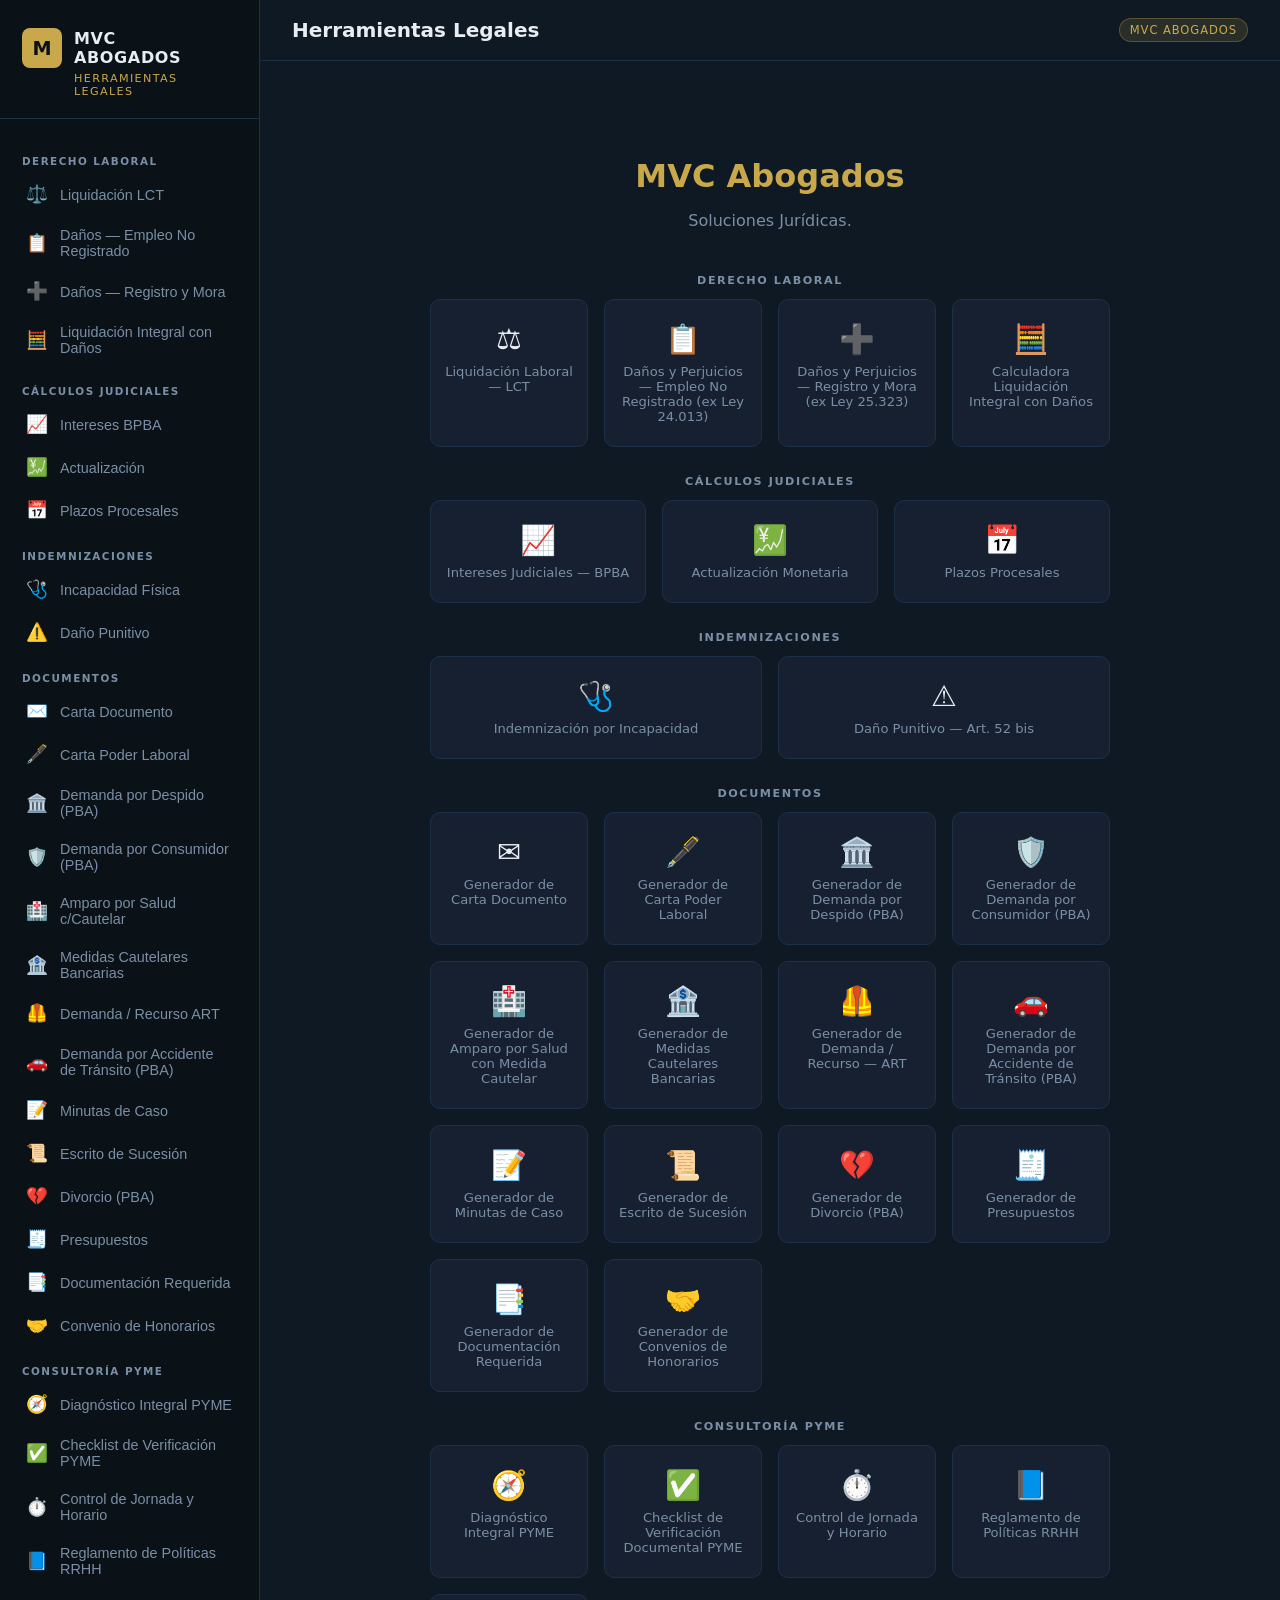
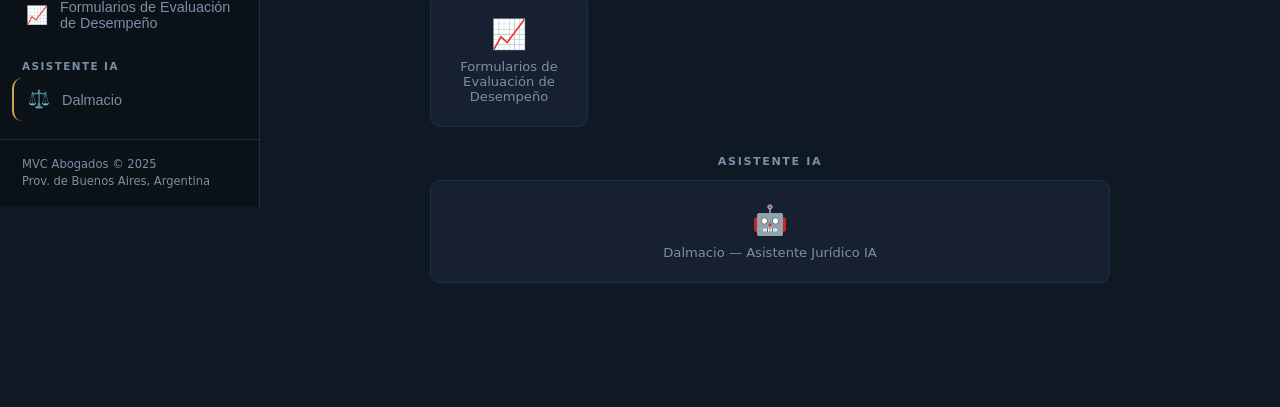
<file: index.html>
<!DOCTYPE html>
<html lang="es">
<head>
  <meta charset="UTF-8">
  <meta name="viewport" content="width=device-width, initial-scale=1.0">
  <title>MVC Abogados — Soluciones Jurídicas</title>
  <link rel="stylesheet" href="style.css">
</head>
<body>

<button id="menu-toggle" aria-label="Abrir menú">☰</button>

<aside id="sidebar" role="navigation" aria-label="Navegación principal">
  <div class="sidebar-brand">
    <a class="brand-logo" href="#" data-tool="home">
      <div class="brand-icon">M</div>
      <span class="brand-name">MVC<br>ABOGADOS</span>
    </a>
    <div class="brand-sub">Herramientas Legales</div>
  </div>

  <nav class="sidebar-nav">
    <div class="nav-label">Derecho Laboral</div>
    <button class="nav-item" data-tool="liquidacion">
      <span class="nav-icon">⚖️</span> Liquidación LCT
    </button>
    <button class="nav-item" data-tool="ley24013">
      <span class="nav-icon">📋</span> Daños — Empleo No Registrado
    </button>
    <button class="nav-item" data-tool="ley25323">
      <span class="nav-icon">➕</span> Daños — Registro y Mora
    </button>
    <button class="nav-item" data-tool="liquidacion-integral">
      <span class="nav-icon">🧮</span> Liquidación Integral con Daños
    </button>

    <div class="nav-label">Cálculos Judiciales</div>
    <button class="nav-item" data-tool="intereses">
      <span class="nav-icon">📈</span> Intereses BPBA
    </button>
    <button class="nav-item" data-tool="actualizacion">
      <span class="nav-icon">💹</span> Actualización
    </button>
    <button class="nav-item" data-tool="plazos">
      <span class="nav-icon">📅</span> Plazos Procesales
    </button>

    <div class="nav-label">Indemnizaciones</div>
    <button class="nav-item" data-tool="incapacidad">
      <span class="nav-icon">🩺</span> Incapacidad Física
    </button>
    <button class="nav-item" data-tool="danio-punitivo">
      <span class="nav-icon">⚠️</span> Daño Punitivo
    </button>

    <div class="nav-label">Documentos</div>
    <button class="nav-item" data-tool="carta-documento">
      <span class="nav-icon">✉️</span> Carta Documento
    </button>
    <button class="nav-item" data-tool="carta-poder-laboral">
      <span class="nav-icon">🖋️</span> Carta Poder Laboral
    </button>
    <button class="nav-item" data-tool="demanda-despido">
      <span class="nav-icon">🏛️</span> Demanda por Despido (PBA)
    </button>
    <button class="nav-item" data-tool="demanda-consumidor">
      <span class="nav-icon">🛡️</span> Demanda por Consumidor (PBA)
    </button>
    <button class="nav-item" data-tool="amparo-salud">
      <span class="nav-icon">🏥</span> Amparo por Salud c/Cautelar
    </button>
    <button class="nav-item" data-tool="medidas-bancarias">
      <span class="nav-icon">🏦</span> Medidas Cautelares Bancarias
    </button>
    <button class="nav-item" data-tool="demanda-art">
      <span class="nav-icon">🦺</span> Demanda / Recurso ART
    </button>
    <button class="nav-item" data-tool="demanda-transito">
      <span class="nav-icon">🚗</span> Demanda por Accidente de Tránsito (PBA)
    </button>
    <button class="nav-item" data-tool="minutas">
      <span class="nav-icon">📝</span> Minutas de Caso
    </button>
    <button class="nav-item" data-tool="escrito-sucesion">
      <span class="nav-icon">📜</span> Escrito de Sucesión
    </button>
    <button class="nav-item" data-tool="divorcio">
      <span class="nav-icon">💔</span> Divorcio (PBA)
    </button>
    <button class="nav-item" data-tool="presupuestos">
      <span class="nav-icon">🧾</span> Presupuestos
    </button>
    <button class="nav-item" data-tool="documentacion">
      <span class="nav-icon">📑</span> Documentación Requerida
    </button>
    <button class="nav-item" data-tool="convenio-honorarios">
      <span class="nav-icon">🤝</span> Convenio de Honorarios
    </button>

    <div class="nav-label">Consultoría PYME</div>
    <button class="nav-item" data-tool="diagnostico-pyme">
      <span class="nav-icon">🧭</span> Diagnóstico Integral PYME
    </button>
    <button class="nav-item" data-tool="checklist-pyme">
      <span class="nav-icon">✅</span> Checklist de Verificación PYME
    </button>
    <button class="nav-item" data-tool="control-jornada">
      <span class="nav-icon">⏱️</span> Control de Jornada y Horario
    </button>
    <button class="nav-item" data-tool="politicas-rrhh">
      <span class="nav-icon">📘</span> Reglamento de Políticas RRHH
    </button>
    <button class="nav-item" data-tool="formularios-evaluacion">
      <span class="nav-icon">📈</span> Formularios de Evaluación de Desempeño
    </button>

    <div class="nav-label">Asistente IA</div>
    <button class="nav-item" data-tool="dalmacio" style="border-left:2px solid #c9a84c;">
      <span class="nav-icon">⚖️</span> Dalmacio
    </button>
  </nav>

  <div class="sidebar-footer">
    MVC Abogados &copy; 2025<br>
    Prov. de Buenos Aires, Argentina
  </div>
</aside>

<div id="main">
  <header class="topbar">
    <div class="topbar-title" id="topbar-title">Herramientas Legales</div>
    <div class="topbar-badge">MVC Abogados</div>
  </header>
  <div id="tool-container"></div>
</div>

<script type="module">
  const TOOLS = {
    liquidacion:      { label: 'Liquidación Laboral — LCT',          load: () => import('./tools/liquidacion.js').then(m => m.initLiquidacion) },
    ley24013:         { label: 'Daños y Perjuicios — Empleo No Registrado (ex Ley 24.013)', load: () => import('./tools/ley24013.js').then(m => m.initLey24013) },
    ley25323:         { label: 'Daños y Perjuicios — Registro y Mora (ex Ley 25.323)',       load: () => import('./tools/ley25323.js').then(m => m.initLey25323) },
    'liquidacion-integral': { label: 'Calculadora Liquidación Integral con Daños', load: () => import('./tools/liquidacion-integral.js').then(m => m.initLiquidacionIntegral) },
    intereses:        { label: 'Intereses Judiciales — BPBA',        load: () => import('./tools/intereses.js').then(m => m.initIntereses) },
    actualizacion:    { label: 'Actualización Monetaria',            load: () => import('./tools/actualizacion.js').then(m => m.initActualizacion) },
    plazos:           { label: 'Plazos Procesales',                  load: () => import('./tools/plazos.js').then(m => m.initPlazos) },
    incapacidad:      { label: 'Indemnización por Incapacidad',       load: () => import('./tools/incapacidad.js').then(m => m.initIncapacidad) },
    'danio-punitivo': { label: 'Daño Punitivo — Art. 52 bis',        load: () => import('./tools/danio-punitivo.js').then(m => m.initDanioPunitivo) },
    'carta-documento':{ label: 'Generador de Carta Documento',       load: () => import('./tools/carta-documento.js').then(m => m.initCartaDocumento) },
    'carta-poder-laboral': { label: 'Generador de Carta Poder Laboral', load: () => import('./tools/carta-poder-laboral.js').then(m => m.initCartaPoderLaboral) },
    'demanda-despido': { label: 'Generador de Demanda por Despido (PBA)', load: () => import('./tools/demanda-despido.js').then(m => m.initDemandaDespido) },
    'demanda-consumidor': { label: 'Generador de Demanda por Consumidor (PBA)', load: () => import('./tools/demanda-consumidor.js').then(m => m.initDemandaConsumidor) },
    'amparo-salud':   { label: 'Generador de Amparo por Salud con Medida Cautelar', load: () => import('./tools/amparo-salud.js').then(m => m.initAmparoSalud) },
    'medidas-bancarias': { label: 'Generador de Medidas Cautelares Bancarias', load: () => import('./tools/medidas-bancarias.js').then(m => m.initMedidasBancarias) },
    'demanda-art':    { label: 'Generador de Demanda / Recurso — ART', load: () => import('./tools/demanda-art.js').then(m => m.initDemandaArt) },
    'demanda-transito': { label: 'Generador de Demanda por Accidente de Tránsito (PBA)', load: () => import('./tools/demanda-transito.js').then(m => m.initDemandaTransito) },
    minutas:          { label: 'Generador de Minutas de Caso',        load: () => import('./tools/minutas.js').then(m => m.initMinutas) },
    'escrito-sucesion': { label: 'Generador de Escrito de Sucesión',  load: () => import('./tools/escrito-sucesion.js').then(m => m.initEscritoSucesion) },
    divorcio:         { label: 'Generador de Divorcio (PBA)',        load: () => import('./tools/divorcio.js').then(m => m.initDivorcio) },
    presupuestos:     { label: 'Generador de Presupuestos',          load: () => import('./tools/presupuestos.js').then(m => m.initPresupuestos) },
    documentacion:    { label: 'Generador de Documentación Requerida', load: () => import('./tools/documentacion.js').then(m => m.initDocumentacion) },
    'convenio-honorarios': { label: 'Generador de Convenios de Honorarios', load: () => import('./tools/convenio-honorarios.js').then(m => m.initConvenioHonorarios) },
    'diagnostico-pyme': { label: 'Diagnóstico Integral PYME',          load: () => import('./tools/diagnostico-pyme.js').then(m => m.initDiagnosticoPyme) },
    'checklist-pyme': { label: 'Checklist de Verificación Documental PYME', load: () => import('./tools/checklist-pyme.js').then(m => m.initChecklistPyme) },
    'control-jornada': { label: 'Control de Jornada y Horario',          load: () => import('./tools/control-jornada.js').then(m => m.initControlJornada) },
    'politicas-rrhh': { label: 'Reglamento de Políticas RRHH',          load: () => import('./tools/politicas-rrhh.js').then(m => m.initPoliticasRrhh) },
    'formularios-evaluacion': { label: 'Formularios de Evaluación de Desempeño', load: () => import('./tools/formularios-evaluacion.js').then(m => m.initFormulariosEvaluacion) },
    dalmacio:         { label: 'Dalmacio — Asistente Jurídico IA',   load: () => import('./tools/dalmacio.js').then(m => m.initDalmacio) },
  };

  const ICONS = {
    liquidacion:'⚖️', ley24013:'📋', ley25323:'➕', 'liquidacion-integral':'🧮',
    intereses:'📈', actualizacion:'💹', plazos:'📅',
    incapacidad:'🩺', 'danio-punitivo':'⚠️', 'carta-documento':'✉️',
    'carta-poder-laboral':'🖋️', 'demanda-despido':'🏛️', 'demanda-consumidor':'🛡️',
    'amparo-salud':'🏥', 'medidas-bancarias':'🏦', 'demanda-art':'🦺', 'demanda-transito':'🚗', minutas:'📝',
    'escrito-sucesion':'📜',
    divorcio:'💔',
    presupuestos:'🧾', documentacion:'📑',
    'convenio-honorarios':'🤝',
    'diagnostico-pyme':'🧭',
    'checklist-pyme':'✅',
    'control-jornada':'⏱️',
    'politicas-rrhh':'📘',
    'formularios-evaluacion':'📈',
    dalmacio:'🤖'
  };

  const CATS = {
    'Derecho Laboral':    ['liquidacion','ley24013','ley25323','liquidacion-integral'],
    'Cálculos Judiciales':['intereses','actualizacion','plazos'],
    'Indemnizaciones':    ['incapacidad','danio-punitivo'],
    'Documentos':         ['carta-documento','carta-poder-laboral','demanda-despido','demanda-consumidor','amparo-salud','medidas-bancarias','demanda-art','demanda-transito','minutas','escrito-sucesion','divorcio','presupuestos','documentacion','convenio-honorarios'],
    'Consultoría PYME':   ['diagnostico-pyme','checklist-pyme','control-jornada','politicas-rrhh','formularios-evaluacion'],
    'Asistente IA':       ['dalmacio'],
  };

  let currentTool = null, cleanupFn = null;
  const container   = document.getElementById('tool-container');
  const topbarTitle = document.getElementById('topbar-title');
  const sidebar     = document.getElementById('sidebar');

  function showWelcome(updateHash = true) {
    if (typeof cleanupFn === 'function') { cleanupFn(); cleanupFn = null; }
    currentTool = null;

    const sections = Object.entries(CATS).map(([cat, keys]) => {
      const cards = keys.map(key => `
        <div class="welcome-card" data-tool="${key}">
          <div class="wc-icon">${ICONS[key]}</div>
          <div class="wc-name">${TOOLS[key].label}</div>
        </div>`).join('');
      return `
        <div style="margin-bottom:28px;">
          <div style="font-size:0.7rem;font-weight:700;letter-spacing:0.14em;text-transform:uppercase;color:var(--color-muted);margin-bottom:12px;">${cat}</div>
          <div class="welcome-grid">${cards}</div>
        </div>`;
    }).join('');

    container.innerHTML = `
      <div class="welcome-screen">
        <h1>MVC Abogados</h1>
        <p>Soluciones Jurídicas.</p>
        ${sections}
      </div>`;

    container.querySelectorAll('.welcome-card').forEach(c =>
      c.addEventListener('click', () => loadTool(c.dataset.tool)));

    topbarTitle.textContent = 'Herramientas Legales';
    setActive(null);

    if (updateHash && location.hash) history.replaceState(null, '', location.pathname + location.search);
  }

  async function loadTool(key, updateHash = true) {
    if (!TOOLS[key]) { showWelcome(); return; }
    if (key === currentTool) return;
    if (typeof cleanupFn === 'function') { cleanupFn(); cleanupFn = null; }
    currentTool = key;
    setActive(key);
    topbarTitle.textContent = TOOLS[key].label;

    if (updateHash && location.hash.slice(1) !== key) location.hash = key;

    container.innerHTML = '<div style="padding:40px;text-align:center;color:var(--color-muted);">Cargando...</div>';

    try {
      const fn = await TOOLS[key].load();
      container.innerHTML = '';
      container.style.animation = 'none';
      void container.offsetHeight;
      container.style.animation = '';
      const r = fn(container);
      if (typeof r === 'function') cleanupFn = r;
    } catch(err) {
      container.innerHTML = `<div class="tool-card"><h2>⚠ Error al cargar</h2>
        <p style="color:var(--color-muted);margin-top:8px;">${err.message}</p></div>`;
    }

    sidebar.classList.remove('open');
  }

  // Enlaces directos: permite abrir una herramienta puntual vía URL
  // (ej. https://herramientas.mvcabogados.com.ar/#carta-documento)
  function applyHash() {
    const key = decodeURIComponent(location.hash.slice(1));
    if (key && key !== 'home' && TOOLS[key]) {
      loadTool(key, false);
    } else {
      showWelcome(false);
    }
  }
  window.addEventListener('hashchange', applyHash);

  function setActive(key) {
    document.querySelectorAll('.nav-item[data-tool]').forEach(b =>
      b.classList.toggle('active', b.dataset.tool === key));
  }

  document.querySelectorAll('[data-tool]').forEach(el =>
    el.addEventListener('click', () => {
      const t = el.dataset.tool;
      t === 'home' ? showWelcome() : loadTool(t);
    }));

  document.getElementById('menu-toggle').addEventListener('click', () =>
    sidebar.classList.toggle('open'));

  document.getElementById('main').addEventListener('click', () => {
    if (window.innerWidth <= 768) sidebar.classList.remove('open');
  });

  applyHash();
</script>
</body>
</html>
</file>
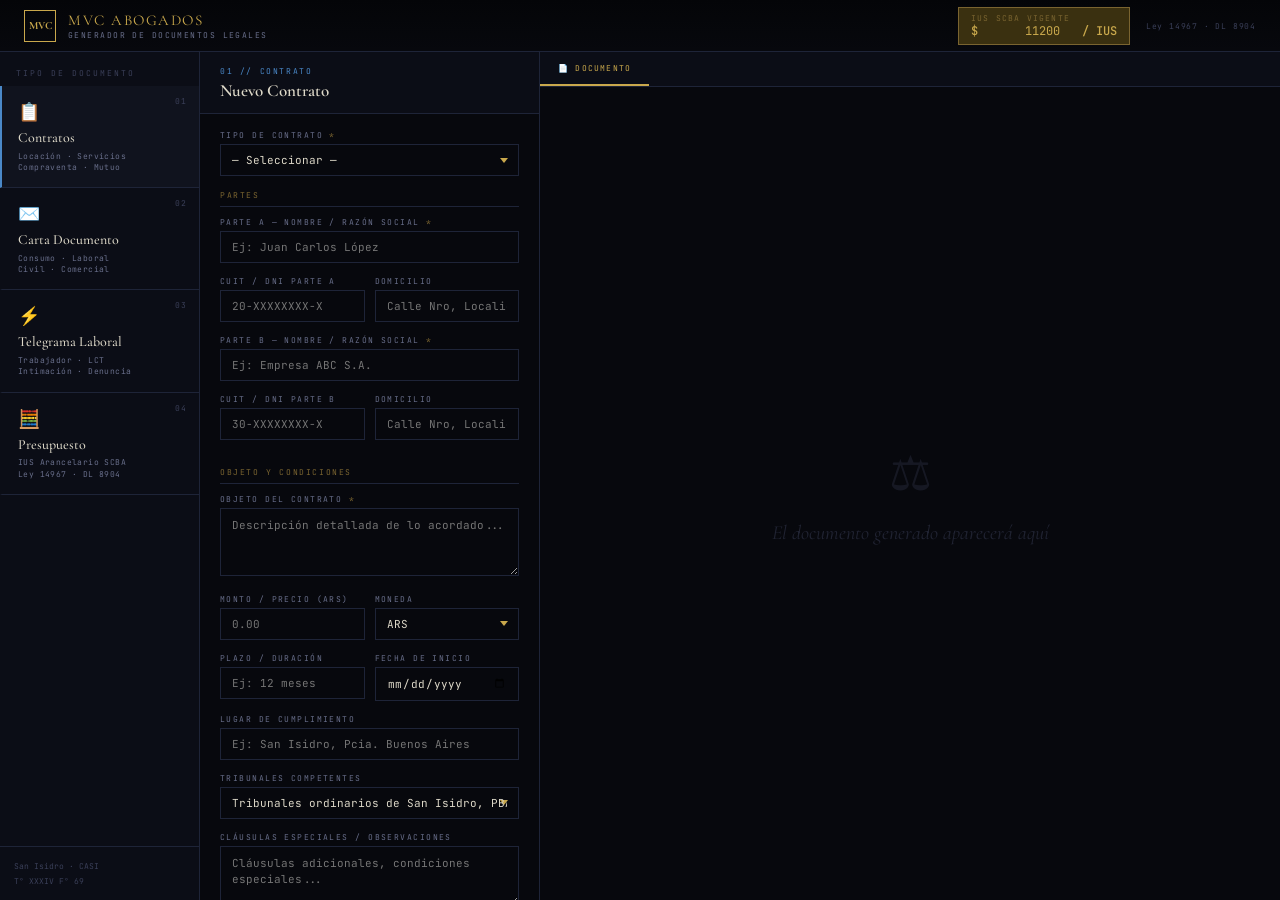
<file: generador-legal/index.html>
<!DOCTYPE html>
<html lang="es">
<head>
<meta charset="UTF-8">
<meta name="viewport" content="width=device-width, initial-scale=1.0">
<title>MVC Abogados — Generador de Documentos Legales</title>
<style>
@import url('https://fonts.googleapis.com/css2?family=Cormorant+Garamond:ital,wght@0,300;0,500;0,700;1,400&family=JetBrains+Mono:wght@300;400;500&family=DM+Sans:ital,wght@0,300;0,400;0,500;1,300&display=swap');
:root{
  --bg:#07080d;--bg2:#0b0d16;--surface:#10131e;--s2:#161b2a;--s3:#1c2235;
  --border:#1e2438;--b2:#2a3356;--b3:#364070;
  --gold:#c9a84c;--g2:#e8cc80;--gdim:#7a6430;--gfaint:#3a3010;
  --text:#ddd8c8;--muted:#686e8a;--dim:#3a3f58;--faint:#20243a;
  --green:#2d6b48;--green2:#4a9e72;--green3:#6dcc99;
  --blue:#2a5888;--blue2:#4a88c8;--blue3:#80b8f0;
  --red:#8a2830;--red2:#c84858;--red3:#f07080;
  --purple:#4a2878;--purple2:#8050c8;--purple3:#b090f0;
  --orange:#7a4818;--orange2:#c87838;--orange3:#f0a860;
  --teal:#1a6058;--teal2:#38a090;--teal3:#60d0c0;
  --serif:'Cormorant Garamond',Georgia,serif;
  --mono:'JetBrains Mono',monospace;
  --sans:'DM Sans',sans-serif;
}
*{box-sizing:border-box;margin:0;padding:0}
html,body{height:100%;overflow:hidden}
body{background:var(--bg);color:var(--text);font-family:var(--sans);display:flex;flex-direction:column}

/* ── HEADER ── */
.hdr{
  height:52px;border-bottom:1px solid var(--border);
  display:flex;align-items:center;justify-content:space-between;
  padding:0 24px;background:linear-gradient(180deg,#040508,transparent);
  flex-shrink:0;z-index:50;
}
.hdr-logo{display:flex;align-items:center;gap:12px}
.hdr-mark{
  width:32px;height:32px;border:1px solid var(--gold);
  display:flex;align-items:center;justify-content:center;
  font-family:var(--serif);font-size:11px;color:var(--gold);font-weight:700
}
.hdr-name{font-family:var(--serif);font-size:15px;color:var(--gold);letter-spacing:.1em}
.hdr-sub{font-family:var(--mono);font-size:8px;color:var(--muted);letter-spacing:.18em;text-transform:uppercase;margin-top:1px}
.hdr-right{display:flex;align-items:center;gap:16px}
.ius-pill{
  display:flex;align-items:center;gap:8px;
  background:var(--gfaint);border:1px solid var(--gdim);padding:5px 12px;cursor:pointer
}
.ius-label{font-family:var(--mono);font-size:8px;letter-spacing:.15em;color:var(--gdim);text-transform:uppercase}
.ius-val{font-family:var(--mono);font-size:12px;color:var(--gold);font-weight:500}
.ius-input{
  background:none;border:none;outline:none;font-family:var(--mono);
  font-size:12px;color:var(--gold);width:90px;text-align:right
}

/* ── MAIN LAYOUT ── */
.app{display:flex;flex:1;overflow:hidden}

/* ── SIDEBAR: DOC TYPE ── */
.sidebar{
  width:200px;border-right:1px solid var(--border);
  display:flex;flex-direction:column;flex-shrink:0;
  background:var(--bg2);overflow-y:auto
}
.sb-label{
  font-family:var(--mono);font-size:8px;letter-spacing:.25em;
  text-transform:uppercase;color:var(--dim);padding:16px 16px 8px
}
.doc-type-btn{
  display:flex;flex-direction:column;padding:14px 16px;cursor:pointer;
  border-left:2px solid transparent;border-bottom:1px solid var(--border);
  transition:all .2s;position:relative;gap:4px
}
.doc-type-btn:hover{background:var(--surface)}
.doc-type-btn.active{border-left-color:var(--gold);background:var(--surface)}
.dtb-icon{font-size:18px;margin-bottom:2px}
.dtb-name{font-family:var(--serif);font-size:14px;font-weight:500;color:var(--text);line-height:1.2}
.dtb-sub{font-family:var(--mono);font-size:8px;color:var(--muted);letter-spacing:.05em;line-height:1.4}
.dtb-count{
  position:absolute;top:10px;right:12px;
  font-family:var(--mono);font-size:8px;
  color:var(--dim);letter-spacing:.1em
}

/* Color accents per type */
.doc-type-btn[data-type="contrato"].active{border-left-color:var(--blue2)}
.doc-type-btn[data-type="carta"].active{border-left-color:var(--orange2)}
.doc-type-btn[data-type="telegrama"].active{border-left-color:var(--teal2)}
.doc-type-btn[data-type="presupuesto"].active{border-left-color:var(--purple2)}

/* ── CENTER: FORM ── */
.form-panel{
  width:340px;border-right:1px solid var(--border);
  display:flex;flex-direction:column;flex-shrink:0;overflow:hidden
}
.fp-hdr{
  padding:14px 20px 12px;border-bottom:1px solid var(--border);
  background:var(--bg2);flex-shrink:0
}
.fp-tag{font-family:var(--mono);font-size:8px;letter-spacing:.2em;text-transform:uppercase;margin-bottom:4px}
.fp-tag.contrato  {color:var(--blue2)}
.fp-tag.carta     {color:var(--orange2)}
.fp-tag.telegrama {color:var(--teal2)}
.fp-tag.presupuesto{color:var(--purple2)}
.fp-title{font-family:var(--serif);font-size:17px;font-weight:600;color:var(--text)}
.fp-body{flex:1;overflow-y:auto;padding:16px 20px}

/* Form fields */
.field{margin-bottom:13px}
label.fl{
  display:block;font-family:var(--mono);font-size:8px;
  letter-spacing:.18em;text-transform:uppercase;color:var(--muted);margin-bottom:4px
}
.req{color:var(--gdim)}
input.fi,select.fi,textarea.fi{
  width:100%;background:var(--bg);border:1px solid var(--border);
  color:var(--text);font-family:var(--mono);font-size:11px;
  padding:8px 11px;outline:none;transition:border-color .2s;-webkit-appearance:none
}
input.fi:focus,select.fi:focus,textarea.fi:focus{border-color:var(--b2)}
textarea.fi{resize:vertical;min-height:60px;line-height:1.5}
select.fi{
  background-image:url("data:image/svg+xml,%3Csvg xmlns='http://www.w3.org/2000/svg' width='8' height='5'%3E%3Cpath d='M0 0l4 5 4-5z' fill='%23c9a84c'/%3E%3C/svg%3E");
  background-repeat:no-repeat;background-position:right 10px center;cursor:pointer
}
select.fi option{background:#1c2235}
.field-row{display:grid;grid-template-columns:1fr 1fr;gap:10px}
.field-row3{display:grid;grid-template-columns:1fr 1fr 1fr;gap:8px}
.sec-divider{
  font-family:var(--mono);font-size:8px;letter-spacing:.2em;text-transform:uppercase;
  color:var(--gdim);margin:14px 0 10px;padding-bottom:6px;
  border-bottom:1px solid var(--border)
}

/* Generate button */
.btn-gen{
  width:100%;padding:13px;border:none;cursor:pointer;
  font-family:var(--mono);font-size:9px;font-weight:500;
  letter-spacing:.25em;text-transform:uppercase;transition:filter .2s;
  margin-top:4px
}
.btn-gen.contrato  {background:linear-gradient(135deg,var(--blue),var(--blue2));color:#fff}
.btn-gen.carta     {background:linear-gradient(135deg,var(--orange),var(--orange2));color:#fff}
.btn-gen.telegrama {background:linear-gradient(135deg,var(--teal),var(--teal2));color:#fff}
.btn-gen.presupuesto{background:linear-gradient(135deg,var(--purple),var(--purple2));color:#fff}
.btn-gen:hover:not(:disabled){filter:brightness(1.12)}
.btn-gen:disabled{opacity:.4;cursor:not-allowed;filter:none}
.btn-reset-sm{
  width:100%;padding:8px;background:none;border:1px solid var(--border);
  color:var(--muted);font-family:var(--mono);font-size:8px;letter-spacing:.15em;
  text-transform:uppercase;cursor:pointer;margin-top:6px;transition:all .2s
}
.btn-reset-sm:hover{border-color:var(--b2);color:var(--text)}

/* ── RIGHT: OUTPUT ── */
.output-panel{flex:1;display:flex;flex-direction:column;overflow:hidden;min-width:0}

/* Processing overlay */
.proc-overlay{
  display:none;position:absolute;inset:0;
  background:rgba(7,8,13,.92);z-index:20;
  flex-direction:column;align-items:center;justify-content:center;gap:20px;
  backdrop-filter:blur(4px)
}
.proc-overlay.show{display:flex}
.proc-spinner{
  width:44px;height:44px;border:1.5px solid var(--border);
  border-radius:50%;border-top-color:var(--gold);
  animation:spin .7s linear infinite
}
@keyframes spin{to{transform:rotate(360deg)}}
.proc-steps{display:flex;flex-direction:column;gap:8px;min-width:320px}
.proc-step{
  display:flex;align-items:center;gap:10px;padding:10px 14px;
  background:var(--surface);border:1px solid var(--border);
  font-family:var(--mono);font-size:10px;color:var(--muted);
  transition:all .3s;opacity:.4
}
.proc-step.active{opacity:1;border-color:var(--gold);color:var(--text)}
.proc-step.done{opacity:1;border-color:var(--green);color:var(--green3)}
.proc-step-icon{width:18px;text-align:center}

/* Result tabs */
.out-tabs{display:flex;border-bottom:1px solid var(--border);background:var(--bg2);flex-shrink:0}
.out-tab{
  padding:11px 18px;font-family:var(--mono);font-size:8px;letter-spacing:.15em;
  text-transform:uppercase;color:var(--muted);cursor:pointer;
  border-bottom:2px solid transparent;transition:all .2s;white-space:nowrap
}
.out-tab.active{color:var(--gold);border-bottom-color:var(--gold)}
.out-tab-panel{display:none;flex:1;overflow:auto}
.out-tab-panel.active{display:flex;flex-direction:column}

/* Document preview */
.doc-paper{
  flex:1;background:#f4f1e8;margin:16px;padding:52px 64px;
  font-family:'Times New Roman',serif;font-size:12px;color:#1a1a1a;
  line-height:1.9;box-shadow:0 12px 48px rgba(0,0,0,.7);overflow-y:auto;
  position:relative
}
.doc-paper.telegrama-style{
  background:#fffef8;border-top:4px solid #1a1a1a;padding:36px 48px
}
@media print{
  .doc-paper{margin:0;padding:40px;box-shadow:none}
}
.doc-wm{
  position:absolute;top:50%;left:50%;transform:translate(-50%,-50%) rotate(-25deg);
  font-size:72px;color:rgba(0,0,0,.04);font-weight:900;pointer-events:none;
  white-space:nowrap;letter-spacing:.1em
}
.idle-paper{
  flex:1;display:flex;flex-direction:column;align-items:center;
  justify-content:center;gap:16px;color:var(--dim);margin:16px
}
.idle-paper-icon{font-size:48px;opacity:.3}
.idle-paper-text{font-family:var(--serif);font-size:20px;font-style:italic;opacity:.5}

/* IUS Calculator tab */
.ius-calc{padding:20px 24px;flex:1}
.ius-table{width:100%;border-collapse:collapse;margin-top:12px}
.ius-table th{
  font-family:var(--mono);font-size:8px;letter-spacing:.15em;text-transform:uppercase;
  color:var(--muted);padding:8px 12px;border:1px solid var(--border);
  background:var(--surface);text-align:left;font-weight:400
}
.ius-table td{
  padding:9px 12px;border:1px solid var(--border);
  font-family:var(--mono);font-size:11px
}
.ius-table tr:hover td{background:var(--surface)}
.td-concept{color:var(--text)}
.td-base{color:var(--muted)}
.td-ius{color:var(--purple2);font-weight:500}
.td-ars{color:var(--gold);font-weight:500}
.td-total{color:var(--green3);font-weight:500;font-size:12px}
.ius-total-row td{background:var(--s2)!important;border-top:2px solid var(--b2)}

.ius-form-mini{display:grid;grid-template-columns:repeat(3,1fr);gap:12px;margin-bottom:20px}
.ius-field{}
.ius-flabel{font-family:var(--mono);font-size:8px;letter-spacing:.15em;text-transform:uppercase;color:var(--muted);margin-bottom:4px;display:block}
.ius-finput{
  width:100%;background:var(--bg);border:1px solid var(--border);
  color:var(--text);font-family:var(--mono);font-size:11px;padding:7px 10px;outline:none
}
.ius-finput:focus{border-color:var(--purple2)}
.ius-section-title{
  font-family:var(--mono);font-size:9px;letter-spacing:.2em;color:var(--purple2);
  text-transform:uppercase;margin-bottom:12px;padding-bottom:6px;border-bottom:1px solid var(--border)
}

/* IUS highlight boxes */
.ius-summary{
  display:grid;grid-template-columns:repeat(4,1fr);gap:10px;margin-top:20px;
  background:var(--bg);border:1px solid var(--border);padding:16px
}
.ius-box{text-align:center}
.ius-box-val{font-family:var(--mono);font-size:16px;font-weight:500;color:var(--gold)}
.ius-box-lbl{font-family:var(--mono);font-size:8px;color:var(--muted);letter-spacing:.12em;text-transform:uppercase;margin-top:3px}

/* Legal refs */
.legal-ref{
  background:var(--surface);border:1px solid var(--border);
  border-left:2px solid var(--gdim);padding:12px 16px;margin-top:16px;
  font-family:var(--mono);font-size:9px;color:var(--muted);line-height:1.8
}
.lref-title{color:var(--gdim);margin-bottom:6px;letter-spacing:.1em;text-transform:uppercase}

/* Output controls bar */
.out-controls{
  display:flex;align-items:center;gap:8px;padding:8px 16px;
  border-top:1px solid var(--border);background:var(--bg2);flex-shrink:0
}
.ctrl-btn{
  background:none;border:1px solid var(--border);color:var(--muted);
  font-family:var(--mono);font-size:8px;letter-spacing:.12em;text-transform:uppercase;
  padding:6px 12px;cursor:pointer;transition:all .15s
}
.ctrl-btn:hover{border-color:var(--b2);color:var(--text)}
.doc-name-display{
  flex:1;font-family:var(--mono);font-size:9px;color:var(--dim)
}

/* Inline form panels hidden by default */
.form-section{display:none}
.form-section.active{display:block}

/* Relative positioning for overlay */
.output-panel{position:relative}
</style>
</head>
<body>

<!-- HEADER -->
<div class="hdr">
  <div class="hdr-logo">
    <div class="hdr-mark">MVC</div>
    <div>
      <div class="hdr-name">MVC ABOGADOS</div>
      <div class="hdr-sub">Generador de Documentos Legales</div>
    </div>
  </div>
  <div class="hdr-right">
    <div class="ius-pill" title="Valor IUS SCBA vigente — actualizar manualmente">
      <div>
        <div class="ius-label">IUS SCBA vigente</div>
        <div class="ius-val">$ <input class="ius-input" id="ius-global" type="number" value="11200" min="1" onchange="recalcIUS()"> / IUS</div>
      </div>
    </div>
    <div style="font-family:var(--mono);font-size:8px;color:var(--dim);letter-spacing:.1em">Ley 14967 · DL 8904</div>
  </div>
</div>

<div class="app">

<!-- ── SIDEBAR ── -->
<div class="sidebar">
  <div class="sb-label">Tipo de documento</div>

  <div class="doc-type-btn active" data-type="contrato" onclick="selectType('contrato',this)">
    <div class="dtb-icon">📋</div>
    <div class="dtb-name">Contratos</div>
    <div class="dtb-sub">Locación · Servicios<br>Compraventa · Mutuo</div>
    <div class="dtb-count">01</div>
  </div>

  <div class="doc-type-btn" data-type="carta" onclick="selectType('carta',this)">
    <div class="dtb-icon">✉️</div>
    <div class="dtb-name">Carta Documento</div>
    <div class="dtb-sub">Consumo · Laboral<br>Civil · Comercial</div>
    <div class="dtb-count">02</div>
  </div>

  <div class="doc-type-btn" data-type="telegrama" onclick="selectType('telegrama',this)">
    <div class="dtb-icon">⚡</div>
    <div class="dtb-name">Telegrama Laboral</div>
    <div class="dtb-sub">Trabajador · LCT<br>Intimación · Denuncia</div>
    <div class="dtb-count">03</div>
  </div>

  <div class="doc-type-btn" data-type="presupuesto" onclick="selectType('presupuesto',this)">
    <div class="dtb-icon">🧮</div>
    <div class="dtb-name">Presupuesto</div>
    <div class="dtb-sub">IUS Arancelario SCBA<br>Ley 14967 · DL 8904</div>
    <div class="dtb-count">04</div>
  </div>

  <div style="flex:1"></div>
  <div style="padding:12px 14px;border-top:1px solid var(--border)">
    <div style="font-family:var(--mono);font-size:8px;color:var(--dim);line-height:1.8">
      San Isidro · CASI<br>
      T° XXXIV F° 69
    </div>
  </div>
</div>

<!-- ── FORM PANEL ── -->
<div class="form-panel">
  <div class="fp-hdr">
    <div class="fp-tag contrato" id="fp-tag">01 // Contrato</div>
    <div class="fp-title" id="fp-title">Nuevo Contrato</div>
  </div>
  <div class="fp-body">

    <!-- ══ FORM 1: CONTRATO ══ -->
    <div class="form-section active" id="form-contrato">
      <div class="field">
        <label class="fl">Tipo de contrato <span class="req">*</span></label>
        <select class="fi" id="c-tipo">
          <option value="">— Seleccionar —</option>
          <option>Locación de servicios profesionales</option>
          <option>Locación de inmueble</option>
          <option>Compraventa de cosa mueble</option>
          <option>Compraventa de inmueble</option>
          <option>Mutuo (préstamo de dinero)</option>
          <option>Comodato (préstamo de uso)</option>
          <option>Contrato de obra intelectual</option>
          <option>Mandato / Poder general</option>
          <option>Contrato de trabajo (LCT)</option>
          <option>Contrato de confidencialidad (NDA)</option>
          <option>Contrato asociativo / UTE</option>
        </select>
      </div>
      <div class="sec-divider">Partes</div>
      <div class="field"><label class="fl">Parte A — Nombre / Razón Social <span class="req">*</span></label><input class="fi" id="c-parteA" placeholder="Ej: Juan Carlos López"></div>
      <div class="field-row">
        <div class="field"><label class="fl">CUIT / DNI Parte A</label><input class="fi" id="c-cuitA" placeholder="20-XXXXXXXX-X"></div>
        <div class="field"><label class="fl">Domicilio</label><input class="fi" id="c-domA" placeholder="Calle Nro, Localidad"></div>
      </div>
      <div class="field"><label class="fl">Parte B — Nombre / Razón Social <span class="req">*</span></label><input class="fi" id="c-parteB" placeholder="Ej: Empresa ABC S.A."></div>
      <div class="field-row">
        <div class="field"><label class="fl">CUIT / DNI Parte B</label><input class="fi" id="c-cuitB" placeholder="30-XXXXXXXX-X"></div>
        <div class="field"><label class="fl">Domicilio</label><input class="fi" id="c-domB" placeholder="Calle Nro, Localidad"></div>
      </div>
      <div class="sec-divider">Objeto y Condiciones</div>
      <div class="field"><label class="fl">Objeto del contrato <span class="req">*</span></label><textarea class="fi" id="c-objeto" rows="3" placeholder="Descripción detallada de lo acordado..."></textarea></div>
      <div class="field-row">
        <div class="field"><label class="fl">Monto / Precio (ARS)</label><input class="fi" type="number" id="c-monto" placeholder="0.00"></div>
        <div class="field"><label class="fl">Moneda</label>
          <select class="fi" id="c-moneda">
            <option>ARS</option><option>USD</option><option>EUR</option>
          </select>
        </div>
      </div>
      <div class="field-row">
        <div class="field"><label class="fl">Plazo / Duración</label><input class="fi" id="c-plazo" placeholder="Ej: 12 meses"></div>
        <div class="field"><label class="fl">Fecha de inicio</label><input class="fi" type="date" id="c-fecha"></div>
      </div>
      <div class="field"><label class="fl">Lugar de cumplimiento</label><input class="fi" id="c-lugar" placeholder="Ej: San Isidro, Pcia. Buenos Aires"></div>
      <div class="field"><label class="fl">Tribunales competentes</label>
        <select class="fi" id="c-trib">
          <option>Tribunales ordinarios de San Isidro, PBA</option>
          <option>Tribunales ordinarios de CABA</option>
          <option>Árbitro / Mediación obligatoria</option>
          <option>Tribunales ordinarios de La Plata, PBA</option>
        </select>
      </div>
      <div class="field"><label class="fl">Cláusulas especiales / Observaciones</label><textarea class="fi" id="c-obs" rows="2" placeholder="Cláusulas adicionales, condiciones especiales..."></textarea></div>
    </div>

    <!-- ══ FORM 2: CARTA DOCUMENTO ══ -->
    <div class="form-section" id="form-carta">
      <div class="field">
        <label class="fl">Materia <span class="req">*</span></label>
        <select class="fi" id="cd-materia" onchange="updateCartaTipo()">
          <option value="">— Seleccionar —</option>
          <option value="consumo">Derecho del consumidor (Ley 24.240)</option>
          <option value="laboral-emp">Laboral — parte empleadora (LCT)</option>
          <option value="civil">Civil y comercial (CCyCN)</option>
          <option value="locacion">Locación urbana (Ley 27.551)</option>
          <option value="deuda">Reclamo de deuda / mora</option>
          <option value="contrato">Rescisión contractual</option>
        </select>
      </div>
      <div class="field" id="cd-subtipo-wrap" style="display:none">
        <label class="fl">Subtipo <span class="req">*</span></label>
        <select class="fi" id="cd-subtipo"></select>
      </div>
      <div class="sec-divider">Remitente</div>
      <div class="field"><label class="fl">Nombre remitente <span class="req">*</span></label><input class="fi" id="cd-rem" placeholder="Nombre o razón social"></div>
      <div class="field-row">
        <div class="field"><label class="fl">CUIT / DNI</label><input class="fi" id="cd-rem-cuit" placeholder="XX-XXXXXXXX-X"></div>
        <div class="field"><label class="fl">Domicilio</label><input class="fi" id="cd-rem-dom" placeholder="Calle, Nro, Localidad"></div>
      </div>
      <div class="sec-divider">Destinatario</div>
      <div class="field"><label class="fl">Nombre destinatario <span class="req">*</span></label><input class="fi" id="cd-dest" placeholder="Nombre o razón social"></div>
      <div class="field"><label class="fl">Domicilio completo <span class="req">*</span></label><input class="fi" id="cd-dest-dom" placeholder="Calle Nro, Localidad, CP"></div>
      <div class="sec-divider">Contenido</div>
      <div class="field"><label class="fl">Hecho o reclamo concreto <span class="req">*</span></label><textarea class="fi" id="cd-hecho" rows="3" placeholder="Describir el incumplimiento, reclamo o situación..."></textarea></div>
      <div class="field-row">
        <div class="field"><label class="fl">Monto reclamado (ARS)</label><input class="fi" type="number" id="cd-monto" placeholder="0.00"></div>
        <div class="field"><label class="fl">Plazo de respuesta</label>
          <select class="fi" id="cd-plazo">
            <option>48 horas</option><option>72 horas</option>
            <option>5 días hábiles</option><option>10 días hábiles</option>
            <option>15 días hábiles</option><option>30 días corridos</option>
          </select>
        </div>
      </div>
      <div class="field"><label class="fl">Artículos legales invocados</label><input class="fi" id="cd-arts" placeholder="Ej: arts. 10, 17 y 30 Ley 24.240"></div>
      <div class="field"><label class="fl">Apercibimiento / Consecuencia</label><textarea class="fi" id="cd-aperc" rows="2" placeholder="En caso de no responder, se iniciará acción judicial..."></textarea></div>
    </div>

    <!-- ══ FORM 3: TELEGRAMA ══ -->
    <div class="form-section" id="form-telegrama">
      <div class="field">
        <label class="fl">Tipo de telegrama <span class="req">*</span></label>
        <select class="fi" id="tg-tipo">
          <option value="">— Seleccionar —</option>
          <option value="intim-pago">Intimación de pago (art. 57 LCT)</option>
          <option value="denuncia">Denuncia del contrato por justa causa</option>
          <option value="constatacion">Constatación de accidente/enfermedad</option>
          <option value="reincorporacion">Solicitud de reincorporación</option>
          <option value="liquidacion">Intimación entrega liquidación final</option>
          <option value="certificados">Intimación certificados art. 80 LCT</option>
          <option value="aportes">Intimación aportes art. 132 bis LCT</option>
          <option value="vacaciones">Colocación en uso de vacaciones</option>
          <option value="sueldo">Reclamo pago de haberes</option>
          <option value="libre">Texto libre / personalizado</option>
        </select>
      </div>
      <div class="sec-divider">Trabajador (remitente)</div>
      <div class="field"><label class="fl">Apellido y nombre <span class="req">*</span></label><input class="fi" id="tg-trab" placeholder="Apellido, Nombre Completo"></div>
      <div class="field-row">
        <div class="field"><label class="fl">CUIL</label><input class="fi" id="tg-cuil" placeholder="20-XXXXXXXX-X"></div>
        <div class="field"><label class="fl">Legajo / N° interno</label><input class="fi" id="tg-legajo" placeholder="Ej: 00145"></div>
      </div>
      <div class="field"><label class="fl">Domicilio real</label><input class="fi" id="tg-dom-trab" placeholder="Calle Nro, Localidad, CP"></div>
      <div class="sec-divider">Empleador (destinatario)</div>
      <div class="field"><label class="fl">Razón social <span class="req">*</span></label><input class="fi" id="tg-emp" placeholder="Empresa S.A."></div>
      <div class="field"><label class="fl">Domicilio legal completo <span class="req">*</span></label><input class="fi" id="tg-dom-emp" placeholder="Calle Nro, Localidad, CP"></div>
      <div class="field-row">
        <div class="field"><label class="fl">CUIT empleadora</label><input class="fi" id="tg-cuit-emp" placeholder="30-XXXXXXXX-X"></div>
        <div class="field"><label class="fl">CCT aplicable</label><input class="fi" id="tg-cct" placeholder="CCT N° ___"></div>
      </div>
      <div class="sec-divider">Contenido</div>
      <div class="field"><label class="fl">Hechos / Fundamento <span class="req">*</span></label><textarea class="fi" id="tg-hechos" rows="3" placeholder="Describir la situación que motiva el telegrama..."></textarea></div>
      <div class="field-row">
        <div class="field"><label class="fl">Monto reclamado (ARS)</label><input class="fi" type="number" id="tg-monto" placeholder="0.00"></div>
        <div class="field"><label class="fl">Plazo intimación</label>
          <select class="fi" id="tg-plazo">
            <option>24 horas</option><option>48 horas</option>
            <option>72 horas</option><option>5 días hábiles</option>
          </select>
        </div>
      </div>
      <div class="field"><label class="fl">Fecha del hecho / despido</label><input class="fi" type="date" id="tg-fecha"></div>
    </div>

    <!-- ══ FORM 4: PRESUPUESTO ══ -->
    <div class="form-section" id="form-presupuesto">
      <div style="background:var(--faint);border:1px solid var(--b2);padding:10px 12px;margin-bottom:14px;font-family:var(--mono);font-size:8px;color:var(--purple2);letter-spacing:.1em;line-height:1.7">
        IUS SCBA: <strong id="ius-display-form">$11.200</strong><br>
        Ley 14.967 · Decreto Ley 8.904/77
      </div>
      <div class="field"><label class="fl">Cliente <span class="req">*</span></label><input class="fi" id="pq-cliente" placeholder="Nombre o razón social"></div>
      <div class="field-row">
        <div class="field"><label class="fl">CUIT / DNI</label><input class="fi" id="pq-cuit" placeholder="XX-XXXXXXXX-X"></div>
        <div class="field"><label class="fl">Tel / Email</label><input class="fi" id="pq-contacto" placeholder="contacto"></div>
      </div>
      <div class="field"><label class="fl">Asunto / Materia <span class="req">*</span></label>
        <select class="fi" id="pq-materia">
          <option value="">— Seleccionar —</option>
          <option value="demanda-laboral">Demanda laboral (LCT)</option>
          <option value="demanda-civil">Demanda civil / daños</option>
          <option value="demanda-comercial">Demanda comercial</option>
          <option value="ejecucion">Ejecución de sentencia</option>
          <option value="alimentos">Alimentos / Familia</option>
          <option value="locacion">Desalojo / Locación</option>
          <option value="carta-doc">Carta documento</option>
          <option value="telegrama">Telegrama laboral</option>
          <option value="contrato">Redacción de contrato</option>
          <option value="consulta">Consulta y asesoramiento</option>
          <option value="mediacion">Mediación prejudicial</option>
          <option value="recurso">Recurso extraordinario</option>
        </select>
      </div>
      <div class="field"><label class="fl">Etapa procesal</label>
        <select class="fi" id="pq-etapa">
          <option>Prejudicial / Extrajudicial</option>
          <option>Primera instancia — completa</option>
          <option>Primera instancia — solo demanda</option>
          <option>Alzada (apelación)</option>
          <option>Ejecución de sentencia</option>
          <option>Recurso Extraordinario SCBA</option>
          <option>Recurso Extraordinario CSJN</option>
          <option>Mediación obligatoria</option>
        </select>
      </div>
      <div class="field-row">
        <div class="field"><label class="fl">Monto del asunto (ARS)</label><input class="fi" type="number" id="pq-monto" placeholder="0" onchange="recalcIUS()"></div>
        <div class="field"><label class="fl">Complejidad</label>
          <select class="fi" id="pq-complejidad" onchange="recalcIUS()">
            <option value="1">Normal (×1.0)</option>
            <option value="1.25">Media (×1.25)</option>
            <option value="1.5">Alta (×1.50)</option>
            <option value="2">Muy alta (×2.0)</option>
          </select>
        </div>
      </div>
      <div class="field"><label class="fl">Observaciones / Acuerdos de pago</label><textarea class="fi" id="pq-obs" rows="2" placeholder="Cuotas, anticipos, descuentos..."></textarea></div>

      <!-- IUS preview inline -->
      <div style="background:var(--bg);border:1px solid var(--border);padding:12px 14px;margin-top:4px">
        <div style="font-family:var(--mono);font-size:8px;letter-spacing:.15em;color:var(--purple2);text-transform:uppercase;margin-bottom:8px">Estimación preliminar</div>
        <div style="display:grid;grid-template-columns:1fr 1fr;gap:8px">
          <div><div style="font-family:var(--mono);font-size:8px;color:var(--muted)">IUS base</div><div style="font-family:var(--mono);font-size:13px;color:var(--purple2)" id="p-ius-base">—</div></div>
          <div><div style="font-family:var(--mono);font-size:8px;color:var(--muted)">Total ARS</div><div style="font-family:var(--mono);font-size:13px;color:var(--gold)" id="p-ars-total">—</div></div>
        </div>
      </div>
    </div>

    <!-- Generate button (shared) -->
    <div style="padding-top:12px">
      <button class="btn-gen contrato" id="btn-generate" onclick="generateDocument()">
        ⚡ GENERAR DOCUMENTO
      </button>
      <button class="btn-reset-sm" onclick="resetAll()">↺ Limpiar formulario</button>
    </div>

  </div>
</div>

<!-- ── OUTPUT PANEL ── -->
<div class="output-panel">

  <!-- Processing overlay -->
  <div class="proc-overlay" id="proc-overlay">
    <div class="proc-spinner"></div>
    <div class="proc-steps" id="proc-steps">
      <div class="proc-step active" id="ps-0"><div class="proc-step-icon">🔍</div><span id="ps-0-txt">Validando datos del formulario...</span></div>
      <div class="proc-step" id="ps-1"><div class="proc-step-icon">⚙️</div><span id="ps-1-txt">Aplicando normativa y jurisprudencia...</span></div>
      <div class="proc-step" id="ps-2"><div class="proc-step-icon">✍️</div><span id="ps-2-txt">Redactando documento con IA...</span></div>
      <div class="proc-step" id="ps-3"><div class="proc-step-icon">📄</div><span id="ps-3-txt">Formateando e interpolando variables...</span></div>
    </div>
  </div>

  <!-- Tabs -->
  <div class="out-tabs" id="out-tabs">
    <div class="out-tab active" onclick="switchOutTab('doc',this)">📄 Documento</div>
    <div class="out-tab" id="tab-ius" onclick="switchOutTab('ius',this)" style="display:none">🧮 Presupuesto IUS</div>
  </div>

  <!-- Doc tab -->
  <div class="out-tab-panel active" id="otp-doc">
    <div class="idle-paper" id="idle-paper">
      <div class="idle-paper-icon">⚖</div>
      <div class="idle-paper-text">El documento generado aparecerá aquí</div>
    </div>
    <div class="doc-paper" id="doc-paper" style="display:none"></div>
  </div>

  <!-- IUS tab -->
  <div class="out-tab-panel" id="otp-ius">
    <div class="ius-calc" id="ius-calc-content">
      <div class="ius-section-title">Presupuesto de Honorarios Profesionales</div>

      <div class="ius-form-mini">
        <div class="ius-field">
          <span class="ius-flabel">IUS vigente (SCBA)</span>
          <input class="ius-finput" id="ius-calc-val" type="number" value="11200" onchange="recalcIUS()">
        </div>
        <div class="ius-field">
          <span class="ius-flabel">Monto del asunto</span>
          <input class="ius-finput" id="ius-monto-calc" type="number" placeholder="0" onchange="recalcIUS()">
        </div>
        <div class="ius-field">
          <span class="ius-flabel">Complejidad</span>
          <select class="ius-finput" id="ius-complejidad" onchange="recalcIUS()">
            <option value="1">Normal</option>
            <option value="1.25">Media</option>
            <option value="1.5">Alta</option>
            <option value="2">Muy alta</option>
          </select>
        </div>
      </div>

      <table class="ius-table" id="ius-table-main">
        <thead>
          <tr>
            <th>Concepto</th>
            <th>Base legal</th>
            <th>IUS</th>
            <th>ARS</th>
          </tr>
        </thead>
        <tbody id="ius-tbody"></tbody>
        <tfoot>
          <tr class="ius-total-row">
            <td colspan="2" style="font-family:var(--mono);font-size:10px;color:var(--text);font-weight:500">TOTAL HONORARIOS</td>
            <td class="td-ius" id="ius-total-ius">0</td>
            <td class="td-total" id="ius-total-ars">$ 0</td>
          </tr>
        </tfoot>
      </table>

      <div class="ius-summary" id="ius-summary">
        <div class="ius-box"><div class="ius-box-val" id="is-monto">—</div><div class="ius-box-lbl">Monto asunto</div></div>
        <div class="ius-box"><div class="ius-box-val" id="is-ius">—</div><div class="ius-box-lbl">Valor IUS</div></div>
        <div class="ius-box"><div class="ius-box-val" id="is-iustotal">—</div><div class="ius-box-lbl">IUS calculados</div></div>
        <div class="ius-box"><div class="ius-box-val" id="is-total">—</div><div class="ius-box-lbl">Total ARS</div></div>
      </div>

      <div class="legal-ref">
        <div class="lref-title">// Normativa de referencia</div>
        Art. 9 Ley 14.967 (PBA): escala porcentual sobre monto del asunto en IUS.<br>
        DL 8.904/77 art. 21: actuaciones extrajudiciales = 1/3 honorarios judiciales mínimos.<br>
        Arts. 14-16 Ley 14.967: mínimos arancelarios por tipo de actuación.<br>
        Los honorarios pueden reducirse por acuerdo entre abogado y cliente (no por debajo del mínimo legal).
      </div>
    </div>
  </div>

  <!-- Controls bar -->
  <div class="out-controls" id="out-controls" style="display:none">
    <span class="doc-name-display" id="doc-name-display">—</span>
    <button class="ctrl-btn" onclick="window.print()">🖨 Imprimir</button>
    <button class="ctrl-btn" onclick="copyDocText()">📋 Copiar texto</button>
  </div>
</div><!-- /output-panel -->

</div><!-- /app -->

<script>
// ─── STATE ──────────────────────────────────────────────────────────────────
let currentType = 'contrato';
let generating  = false;
let docTextRaw  = '';

// ─── TYPE CONFIG ─────────────────────────────────────────────────────────────
const TYPE_CFG = {
  contrato:    { tag:'01 // Contrato',        title:'Nuevo Contrato',           btnClass:'contrato',    color:'var(--blue2)' },
  carta:       { tag:'02 // Carta Documento', title:'Nueva Carta Documento',    btnClass:'carta',       color:'var(--orange2)' },
  telegrama:   { tag:'03 // Telegrama Laboral',title:'Nuevo Telegrama',         btnClass:'telegrama',   color:'var(--teal2)' },
  presupuesto: { tag:'04 // Presupuesto',     title:'Presupuesto de Honorarios',btnClass:'presupuesto', color:'var(--purple2)' },
};

// ─── CARTA SUBTIPOS ──────────────────────────────────────────────────────────
const CARTA_SUBTIPOS = {
  consumo:      ['Reclamo por producto defectuoso','Rescisión contrato consumo','Reclamo garantía','Publicidad engañosa','Servicios no prestados'],
  'laboral-emp':['Notificación de despido con causa','Intimación a regularizar situación','Rechazo de telegrama del trabajador','Notificación de suspensión','Comunicación de cambio de condiciones'],
  civil:        ['Reclamo de deuda','Incumplimiento contractual','Daños y perjuicios','Reclamo de restitución de cosa','Intimación previa a mediación'],
  locacion:     ['Rescisión anticipada','Reclamo de expensas / alquiler','Notificación de vencimiento','Intimación a restituir inmueble'],
  deuda:        ['Primer aviso de mora','Reclamo extrajudicial previo','Intimación con plazo final'],
  contrato:     ['Rescisión por incumplimiento','Rescisión por mutuo acuerdo','Notificación de resolución'],
};

// ─── IUS ARANCELARIO TABLA ───────────────────────────────────────────────────
// Escala Ley 14967 art. 9 — % sobre monto expresado en IUS
const IUS_ESCALA = [
  { hasta: 500,      pct: 0.15, label: 'Hasta 500 IUS' },
  { hasta: 2000,     pct: 0.12, label: '501–2.000 IUS' },
  { hasta: 5000,     pct: 0.10, label: '2.001–5.000 IUS' },
  { hasta: 20000,    pct: 0.08, label: '5.001–20.000 IUS' },
  { hasta: Infinity, pct: 0.06, label: 'Más de 20.000 IUS' },
];

// Mínimos por tipo de actuación (Ley 14967 arts. 14-16 + DL 8904)
const IUS_MINIMOS = {
  'demanda-laboral':    { jud: 30, extraj: 10, desc: 'Demanda laboral completa' },
  'demanda-civil':      { jud: 30, extraj: 10, desc: 'Demanda civil / daños' },
  'demanda-comercial':  { jud: 30, extraj: 10, desc: 'Demanda comercial' },
  'ejecucion':          { jud: 15, extraj: 5,  desc: 'Ejecución de sentencia' },
  'alimentos':          { jud: 20, extraj: 8,  desc: 'Alimentos / Familia' },
  'locacion':           { jud: 20, extraj: 7,  desc: 'Desalojo / Locación' },
  'carta-doc':          { jud: 0,  extraj: 3,  desc: 'Carta documento' },
  'telegrama':          { jud: 0,  extraj: 2,  desc: 'Telegrama laboral' },
  'contrato':           { jud: 0,  extraj: 5,  desc: 'Redacción de contrato' },
  'consulta':           { jud: 0,  extraj: 1,  desc: 'Consulta y asesoramiento' },
  'mediacion':          { jud: 0,  extraj: 8,  desc: 'Mediación prejudicial' },
  'recurso':            { jud: 20, extraj: 0,  desc: 'Recurso extraordinario' },
};

// ─── SELECT TYPE ─────────────────────────────────────────────────────────────
function selectType(type, el) {
  currentType = type;
  document.querySelectorAll('.doc-type-btn').forEach(b => b.classList.remove('active'));
  el.classList.add('active');
  const cfg = TYPE_CFG[type];
  document.getElementById('fp-tag').textContent   = cfg.tag;
  document.getElementById('fp-tag').className     = 'fp-tag ' + type;
  document.getElementById('fp-title').textContent = cfg.title;
  document.querySelectorAll('.form-section').forEach(f => f.classList.remove('active'));
  document.getElementById('form-'+type).classList.add('active');
  const btn = document.getElementById('btn-generate');
  btn.className = 'btn-gen ' + cfg.btnClass;

  // Show/hide IUS tab
  document.getElementById('tab-ius').style.display = type === 'presupuesto' ? 'block' : 'none';

  resetOutput();
  if (type === 'presupuesto') recalcIUS();
}

// ─── CARTA SUBTIPO ────────────────────────────────────────────────────────────
function updateCartaTipo() {
  const materia = document.getElementById('cd-materia').value;
  const wrap    = document.getElementById('cd-subtipo-wrap');
  if (!materia || !CARTA_SUBTIPOS[materia]) { wrap.style.display='none'; return; }
  wrap.style.display = 'block';
  const sel = document.getElementById('cd-subtipo');
  sel.innerHTML = CARTA_SUBTIPOS[materia].map(s=>`<option>${s}</option>`).join('');
}

// ─── IUS CALCULATOR ──────────────────────────────────────────────────────────
function getIUS() { return parseFloat(document.getElementById('ius-global').value) || 11200; }

function calcIUSHonorarios(monto, materia, complejidad) {
  const ius    = getIUS();
  const minimoData = IUS_MINIMOS[materia] || { jud:15, extraj:5, desc: materia };
  const montoEnIUS = monto / ius;
  complejidad  = parseFloat(complejidad) || 1;

  let porcentaje = 0;
  for (const tramo of IUS_ESCALA) {
    if (montoEnIUS <= tramo.hasta) { porcentaje = tramo.pct; break; }
  }

  const iusJudicialCalc  = Math.max(minimoData.jud,  montoEnIUS * porcentaje * complejidad);
  const iusExtrajCalc    = Math.max(minimoData.extraj, iusJudicialCalc / 3);

  return {
    ius, monto, montoEnIUS, porcentaje, complejidad,
    minimoData,
    judicial:  { ius: iusJudicialCalc,  ars: iusJudicialCalc  * ius },
    extrajud:  { ius: iusExtrajCalc,    ars: iusExtrajCalc    * ius },
    total:     { ius: iusJudicialCalc,  ars: iusJudicialCalc  * ius },
  };
}

function recalcIUS() {
  const ius     = getIUS();
  const monto   = parseFloat(document.getElementById('pq-monto')?.value || document.getElementById('ius-monto-calc')?.value) || 0;
  const materia = document.getElementById('pq-materia')?.value || '';
  const comp    = parseFloat(document.getElementById('pq-complejidad')?.value || document.getElementById('ius-complejidad')?.value) || 1;

  // Sync IUS inputs
  const iusForms = ['ius-global','ius-calc-val'];
  iusForms.forEach(id => { const el=document.getElementById(id); if(el) el.value = ius; });
  document.querySelectorAll('#ius-display-form,#ius-display-form2').forEach(el => {
    if(el) el.textContent = '$'+ius.toLocaleString('es-AR');
  });

  // Preview in form 4
  if (monto && materia) {
    const r = calcIUSHonorarios(monto, materia, comp);
    document.getElementById('p-ius-base').textContent  = r.judicial.ius.toFixed(1) + ' IUS';
    document.getElementById('p-ars-total').textContent = fmtARS(r.judicial.ars);
  }

  // Full table
  if (!monto) return;
  const calc = calcIUSHonorarios(monto, materia || 'consulta', comp);
  renderIUSTable(calc);
}

function renderIUSTable(c) {
  const rows = [
    { concepto:'Honorarios judiciales (1ª instancia)',  base:`Art. 9 Ley 14.967 — ${(c.porcentaje*100).toFixed(0)}%`, ius: c.judicial.ius,  ars: c.judicial.ars },
    { concepto:'Honorarios extrajudiciales / prejudicial', base:'Art. 21 DL 8.904/77 — 1/3 judicial',               ius: c.extrajud.ius, ars: c.extrajud.ars },
    { concepto:'Honorarios de alzada (si aplica)',       base:'Art. 9 Ley 14.967 — 60% honorarios 1ª inst.',         ius: c.judicial.ius*0.6, ars: c.judicial.ars*0.6 },
    { concepto:'Honorarios ejecución de sentencia',      base:'Art. 9 Ley 14.967 — 25% honorarios',                  ius: c.judicial.ius*0.25, ars: c.judicial.ars*0.25 },
  ];

  document.getElementById('ius-tbody').innerHTML = rows.map(r => `
    <tr>
      <td class="td-concept">${r.concepto}</td>
      <td class="td-base" style="font-size:9px">${r.base}</td>
      <td class="td-ius">${r.ius.toFixed(1)}</td>
      <td class="td-ars">${fmtARS(r.ars)}</td>
    </tr>
  `).join('');

  document.getElementById('ius-total-ius').textContent = c.judicial.ius.toFixed(1);
  document.getElementById('ius-total-ars').textContent  = fmtARS(c.judicial.ars);

  // Summary
  document.getElementById('is-monto').textContent    = fmtARS(c.monto).replace('$\u202F','$');
  document.getElementById('is-ius').textContent      = '$'+getIUS().toLocaleString('es-AR');
  document.getElementById('is-iustotal').textContent  = c.judicial.ius.toFixed(1)+' IUS';
  document.getElementById('is-total').textContent    = fmtARS(c.judicial.ars).replace('$\u202F','$');
}

// ─── COLLECT FORM DATA ────────────────────────────────────────────────────────
function collectFormData() {
  const g = id => (document.getElementById(id)?.value || '').trim();
  if (currentType === 'contrato') return {
    tipo:'contrato', subtipo:g('c-tipo'), parteA:g('c-parteA'), cuitA:g('c-cuitA'), domA:g('c-domA'),
    parteB:g('c-parteB'), cuitB:g('c-cuitB'), domB:g('c-domB'), objeto:g('c-objeto'),
    monto:g('c-monto'), moneda:g('c-moneda'), plazo:g('c-plazo'), fecha:g('c-fecha'),
    lugar:g('c-lugar'), trib:g('c-trib'), obs:g('c-obs'),
  };
  if (currentType === 'carta') return {
    tipo:'carta', materia:g('cd-materia'), subtipo:g('cd-subtipo'), remitente:g('cd-rem'),
    remCuit:g('cd-rem-cuit'), remDom:g('cd-rem-dom'), destinatario:g('cd-dest'),
    destDom:g('cd-dest-dom'), hecho:g('cd-hecho'), monto:g('cd-monto'),
    plazo:g('cd-plazo'), arts:g('cd-arts'), aperc:g('cd-aperc'),
  };
  if (currentType === 'telegrama') return {
    tipo:'telegrama', tipoTG:g('tg-tipo'), trabajador:g('tg-trab'), cuil:g('tg-cuil'),
    legajo:g('tg-legajo'), domTrab:g('tg-dom-trab'), empleadora:g('tg-emp'),
    domEmp:g('tg-dom-emp'), cuitEmp:g('tg-cuit-emp'), cct:g('tg-cct'),
    hechos:g('tg-hechos'), monto:g('tg-monto'), plazo:g('tg-plazo'), fecha:g('tg-fecha'),
  };
  if (currentType === 'presupuesto') return {
    tipo:'presupuesto', cliente:g('pq-cliente'), cuit:g('pq-cuit'), contacto:g('pq-contacto'),
    materia:g('pq-materia'), etapa:g('pq-etapa'), monto:g('pq-monto'),
    complejidad:g('pq-complejidad'), obs:g('pq-obs'), iusVal: getIUS(),
  };
}

// ─── BUILD SYSTEM PROMPT ──────────────────────────────────────────────────────
function buildSystemPrompt(data) {
  const hoy = new Date().toLocaleDateString('es-AR',{day:'2-digit',month:'long',year:'numeric'});
  const base = `Sos un abogado argentino redactor de documentos legales profesionales para el Estudio MVC Abogados (Dr. Mario Martín Manulis, T° XXXIV F° 69 C.A.S.I.), San Isidro, Provincia de Buenos Aires. Fecha actual: ${hoy}.
REGLAS ABSOLUTAS:
- Redactá en español argentino formal y técnico
- Usá terminología jurídica precisa con citas de artículos exactos
- Formato: el documento debe estar listo para enviar/presentar sin modificaciones adicionales
- Incluí todos los datos provistos en el lugar exacto del documento
- No agregues notas al pie, explicaciones ni meta-comentarios fuera del documento
- Generá SOLO el texto del documento, sin encabezados de respuesta ni comentarios adicionales`;

  if (data.tipo === 'contrato') return base + `
DOCUMENTO: Contrato — ${data.subtipo}
Marco legal aplicable: CCyCN (Ley 26.994), normativa específica del tipo contractual.
Estructura requerida:
1. Encabezado con lugar y fecha
2. Identificación completa de las partes (nombre, domicilio, CUIT/DNI)
3. Cláusula PRIMERA: Objeto del contrato
4. Cláusula SEGUNDA: Precio/Contraprestación (si aplica)
5. Cláusula TERCERA: Plazo
6. Cláusulas específicas del tipo de contrato elegido
7. Cláusula de incumplimiento y resolución
8. Cláusula de jurisdicción
9. Firma: dos columnas, Parte A y Parte B, aclaración y sello
Estilo: seco, preciso, sin florituras. Párrafos numerados.`;

  if (data.tipo === 'carta') return base + `
DOCUMENTO: Carta Documento formal — Materia: ${data.materia}, Subtipo: ${data.subtipo}
Marco legal: ${data.materia==='consumo'?'Ley 24.240, Res. 906/98 SCyC':data.materia==='laboral-emp'?'LCT Ley 20.744 y modif.':data.materia==='locacion'?'Ley 27.551 CCABA':'CCyCN Ley 26.994'}
Estructura requerida:
1. Membrete: MVC ABOGADOS — CARTA DOCUMENTO
2. Lugar y fecha
3. Destinatario completo (nombre, domicilio, localidad)
4. Asunto en mayúsculas
5. Cuerpo: saludo protocolar, narración del hecho, fundamento legal con artículos exactos, pretensión concreta, plazo, apercibimiento
6. Cierre formal: "Sin otro particular, saluda atte."
7. Firma: Dr. Mario Martín Manulis — Matrícula CASI T° XXXIV F° 69 — en representación de [remitente]
Tono: formal, asertivo, sin agresión. Debe generar efecto legal inmediato.`;

  if (data.tipo === 'telegrama') return base + `
DOCUMENTO: Telegrama Laboral Colacionado — ${data.tipoTG}
Marco legal: LCT Ley 20.744, Ley 23.789 (telegramas gratuitos), art. 243 LCT (denuncia escrita).
FORMATO ESPECIAL DE TELEGRAMA:
- Remitente en mayúsculas
- Destinatario en mayúsculas con domicilio completo
- Texto del telegrama en MAYÚSCULAS, párrafo único compacto
- Sin sangría, sin puntos y aparte dentro del cuerpo
- Extensión máxima: 150 palabras en el cuerpo (los telegramas son breves y contundentes)
- Al final: "RESERVO ACCIONES LEGALES" y firma del trabajador
- Invocá artículos exactos de la LCT y/o CCT aplicable
- El texto debe ser autosuficiente: identificar partes, hecho, pretensión, plazo y apercibimiento en un solo bloque.`;

  if (data.tipo === 'presupuesto') return base + `
DOCUMENTO: Presupuesto de Honorarios Profesionales
Marco legal: Ley 14.967 (PBA), Decreto Ley 8.904/77, Ley 5.177 (ejercicio profesional).
IUS vigente SCBA: $${data.iusVal} por IUS.
Estructura requerida:
1. Membrete MVC ABOGADOS
2. Fecha y número de presupuesto (formato: PRQ-${new Date().getFullYear()}-XXX)
3. Datos del cliente
4. Descripción del servicio encomendado
5. Tabla de honorarios con:
   - Concepto
   - Fundamento legal (artículo exacto)
   - Cantidad de IUS
   - Valor en ARS
6. Condiciones de pago
7. Validez del presupuesto (30 días)
8. Firma letrado
Incluí en la tabla: honorarios primera instancia, actuaciones prejudiciales/extrajudiciales si aplican, y gastos estimados (sellados, tasas).
Calculá usando el IUS = $${data.iusVal}.`;
}

// ─── BUILD USER PROMPT ────────────────────────────────────────────────────────
function buildUserPrompt(data) {
  const hoy = new Date().toLocaleDateString('es-AR',{day:'2-digit',month:'long',year:'numeric'});
  let lines = [`Generá el documento con los siguientes datos (fecha: ${hoy}):\n`];

  if (data.tipo === 'contrato') {
    lines.push(`Tipo de contrato: ${data.subtipo}`);
    lines.push(`PARTE A: ${data.parteA}${data.cuitA?' | CUIT '+data.cuitA:''}${data.domA?' | Dom: '+data.domA:''}`);
    lines.push(`PARTE B: ${data.parteB}${data.cuitB?' | CUIT '+data.cuitB:''}${data.domB?' | Dom: '+data.domB:''}`);
    lines.push(`Objeto: ${data.objeto}`);
    if (data.monto) lines.push(`Precio/Monto: ${data.moneda} ${parseFloat(data.monto).toLocaleString('es-AR')} (${data.moneda})`);
    if (data.plazo) lines.push(`Plazo: ${data.plazo}`);
    if (data.fecha) lines.push(`Fecha inicio: ${data.fecha}`);
    if (data.lugar) lines.push(`Lugar de cumplimiento: ${data.lugar}`);
    lines.push(`Jurisdicción: ${data.trib}`);
    if (data.obs)   lines.push(`Cláusulas especiales: ${data.obs}`);
  }
  else if (data.tipo === 'carta') {
    lines.push(`Materia: ${data.materia} — ${data.subtipo}`);
    lines.push(`REMITENTE: ${data.remitente}${data.remCuit?' | CUIT '+data.remCuit:''}${data.remDom?' | Dom: '+data.remDom:''}`);
    lines.push(`DESTINATARIO: ${data.destinatario} | Dom: ${data.destDom}`);
    lines.push(`Hecho/reclamo: ${data.hecho}`);
    if (data.monto) lines.push(`Monto reclamado: $${parseFloat(data.monto).toLocaleString('es-AR')}`);
    lines.push(`Plazo de respuesta: ${data.plazo}`);
    if (data.arts)  lines.push(`Artículos invocados: ${data.arts}`);
    if (data.aperc) lines.push(`Apercibimiento: ${data.aperc}`);
  }
  else if (data.tipo === 'telegrama') {
    lines.push(`Tipo: ${data.tipoTG}`);
    lines.push(`TRABAJADOR: ${data.trabajador}${data.cuil?' | CUIL '+data.cuil:''}${data.legajo?' | Legajo '+data.legajo:''}`);
    if (data.domTrab) lines.push(`Dom. trabajador: ${data.domTrab}`);
    lines.push(`EMPLEADORA: ${data.empleadora} | Dom: ${data.domEmp}${data.cuitEmp?' | CUIT '+data.cuitEmp:''}`);
    if (data.cct)    lines.push(`CCT: ${data.cct}`);
    lines.push(`Hechos: ${data.hechos}`);
    if (data.monto)  lines.push(`Monto reclamado: $${parseFloat(data.monto).toLocaleString('es-AR')}`);
    lines.push(`Plazo intimación: ${data.plazo}`);
    if (data.fecha)  lines.push(`Fecha del hecho: ${data.fecha}`);
  }
  else if (data.tipo === 'presupuesto') {
    lines.push(`CLIENTE: ${data.cliente}${data.cuit?' | CUIT '+data.cuit:''}${data.contacto?' | '+data.contacto:''}`);
    lines.push(`Materia: ${data.materia} — Etapa: ${data.etapa}`);
    if (data.monto)  lines.push(`Monto del asunto: $${parseFloat(data.monto).toLocaleString('es-AR')} ARS`);
    lines.push(`Complejidad: ${data.complejidad}`);
    lines.push(`IUS vigente SCBA: $${data.iusVal}`);
    if (data.obs)    lines.push(`Condiciones de pago / obs: ${data.obs}`);
    if (data.monto) {
      const calc = calcIUSHonorarios(parseFloat(data.monto), data.materia, parseFloat(data.complejidad));
      lines.push(`\nReferencia de cálculo:`);
      lines.push(`- Monto en IUS: ${calc.montoEnIUS.toFixed(1)} IUS`);
      lines.push(`- % aplicable (Ley 14.967 art. 9): ${(calc.porcentaje*100).toFixed(0)}%`);
      lines.push(`- Factor complejidad: ×${calc.complejidad}`);
      lines.push(`- IUS judiciales base: ${calc.judicial.ius.toFixed(1)} IUS = ${fmtARS(calc.judicial.ars)} ARS`);
      lines.push(`- IUS extrajudiciales: ${calc.extrajud.ius.toFixed(1)} IUS = ${fmtARS(calc.extrajud.ars)} ARS`);
    }
  }
  return lines.join('\n');
}

// ─── GENERATE DOCUMENT ────────────────────────────────────────────────────────
async function generateDocument() {
  if (generating) return;
  const data = collectFormData();

  // Validate minimal required fields
  const missing = validateRequired(data);
  if (missing) { alert('Completar: ' + missing); return; }

  generating = true;
  document.getElementById('btn-generate').disabled = true;
  showProcessing(true, data.tipo);

  // Animate processing steps
  await animateProcessing(data.tipo);

  // Call Claude API
  try {
    const response = await fetch('https://api.anthropic.com/v1/messages', {
      method: 'POST',
      headers: { 'Content-Type': 'application/json' },
      body: JSON.stringify({
        model: 'claude-sonnet-4-20250514',
        max_tokens: 1000,
        system: buildSystemPrompt(data),
        messages: [{ role: 'user', content: buildUserPrompt(data) }],
      }),
    });
    const result = await response.json();
    const text   = result.content?.map(b=>b.text||'').join('') || '[Sin respuesta]';
    docTextRaw   = text;
    renderDocument(text, data);
  } catch(e) {
    renderError(e.message);
  } finally {
    generating = false;
    document.getElementById('btn-generate').disabled = false;
    showProcessing(false);
  }
}

// ─── VALIDATE ─────────────────────────────────────────────────────────────────
function validateRequired(data) {
  if (data.tipo==='contrato')    return !data.subtipo?'Tipo de contrato':!data.parteA?'Parte A':!data.parteB?'Parte B':!data.objeto?'Objeto':'';
  if (data.tipo==='carta')       return !data.materia?'Materia':!data.remitente?'Remitente':!data.destinatario?'Destinatario':!data.destDom?'Domicilio destinatario':!data.hecho?'Hecho/reclamo':'';
  if (data.tipo==='telegrama')   return !data.tipoTG?'Tipo de telegrama':!data.trabajador?'Trabajador':!data.empleadora?'Empleadora':!data.domEmp?'Domicilio empleadora':!data.hechos?'Hechos':'';
  if (data.tipo==='presupuesto') return !data.cliente?'Cliente':!data.materia?'Materia':'';
  return '';
}

// ─── PROCESSING ANIMATION ─────────────────────────────────────────────────────
const PROC_MSGS = {
  contrato:    ['Validando partes y datos...','Analizando tipo contractual CCyCN...','Redactando cláusulas con IA...','Formateando documento final...'],
  carta:       ['Validando datos de las partes...','Aplicando normativa específica...','Redactando carta documento con IA...','Formateando para envío...'],
  telegrama:   ['Validando datos del trabajador...','Aplicando arts. LCT y CCT...','Redactando texto del telegrama...','Formateando colacionado...'],
  presupuesto: ['Validando datos del cliente...','Calculando IUS arancelario Ley 14.967...','Generando presupuesto con IA...','Formateando documento final...'],
};

async function animateProcessing(tipo) {
  const msgs = PROC_MSGS[tipo];
  for (let i=0; i<4; i++) {
    [0,1,2,3].forEach(j => {
      const el = document.getElementById('ps-'+j);
      el.className = 'proc-step' + (j<i?' done':j===i?' active':'');
    });
    document.getElementById('ps-'+i+'-txt').textContent = msgs[i];
    await delay(i === 2 ? 1500 : 600); // Step 3 (AI call) gets longer
  }
}

// ─── RENDER DOCUMENT ──────────────────────────────────────────────────────────
function renderDocument(text, data) {
  const paper = document.getElementById('doc-paper');
  paper.style.display = 'block';
  document.getElementById('idle-paper').style.display = 'none';
  paper.className = 'doc-paper' + (data.tipo==='telegrama'?' telegrama-style':'');

  // Convert plain text to formatted HTML
  const html = text2html(text, data.tipo);
  paper.innerHTML = `<div class="doc-wm">${data.tipo.toUpperCase()}</div>` + html;

  // Show controls
  document.getElementById('out-controls').style.display = 'flex';
  const docName = buildDocName(data);
  document.getElementById('doc-name-display').textContent = docName;

  // If presupuesto, auto-switch to IUS tab and recalc
  if (data.tipo === 'presupuesto') {
    document.getElementById('tab-ius').style.display = 'block';
    // Sync monto to IUS calc
    const montoEl = document.getElementById('ius-monto-calc');
    if (montoEl) montoEl.value = data.monto;
    recalcIUS();
  }
}

function text2html(text, tipo) {
  if (tipo === 'telegrama') {
    const lines = text.split('\n').filter(l=>l.trim());
    return lines.map(l => {
      if (l.includes('REMITENTE:') || l.includes('DESTINATARIO:') || l.includes('ASUNTO:'))
        return `<p><strong>${l}</strong></p>`;
      if (l.toUpperCase() === l && l.length > 10)
        return `<p style="font-family:monospace;font-size:13px;line-height:1.7;letter-spacing:.02em">${l}</p>`;
      return `<p>${l}</p>`;
    }).join('');
  }
  return text.split('\n').map(l => {
    l = l.trim();
    if (!l) return '<br>';
    // Headers / cláusulas
    if (/^(CLÁUSULA|ARTÍCULO|PRIMERO|SEGUNDO|TERCERO|CUARTO|QUINTO|SEXTO|SÉPTIMO|OCTAVO|NOVENO|DÉCIMO|I\.|II\.|III\.|IV\.|V\.)\b/i.test(l))
      return `<p style="font-weight:bold;margin-top:14px">${l}</p>`;
    if (/^(EN LA CIUDAD|EN SAN ISIDRO|ENTRE LOS|REUNIDOS|PRESUPUESTO|CARTA DOCUMENTO|TELEGRAMA|MEMB)/i.test(l))
      return `<p style="text-align:center;font-weight:bold;font-size:13px;margin-bottom:10px">${l}</p>`;
    if (l.startsWith('---')) return '<hr style="border:none;border-top:1px solid #ccc;margin:16px 0">';
    if (/^\d+\)/.test(l)) return `<p style="padding-left:20px">${l}</p>`;
    return `<p>${l}</p>`;
  }).join('');
}

function buildDocName(data) {
  const hoy = new Date().toISOString().split('T')[0];
  const types = { contrato:'CTR', carta:'CD', telegrama:'TG', presupuesto:'PRQ' };
  const prefix = types[data.tipo] || 'DOC';
  const parte  = (data.parteA||data.remitente||data.trabajador||data.cliente||'').split(' ')[0];
  return `${prefix}_${parte}_${hoy}.docx`;
}

function renderError(msg) {
  const paper = document.getElementById('doc-paper');
  paper.style.display = 'block';
  document.getElementById('idle-paper').style.display = 'none';
  paper.innerHTML = `<div style="color:#c84858;font-family:monospace;padding:20px">
    <strong>Error:</strong> ${msg}<br><br>
    <span style="color:#666;font-size:11px">Verificar conexión con la API de Anthropic.</span>
  </div>`;
}

// ─── PROCESSING OVERLAY ──────────────────────────────────────────────────────
function showProcessing(show) {
  const ov = document.getElementById('proc-overlay');
  ov.className = 'proc-overlay' + (show?' show':'');
  if (show) {
    [0,1,2,3].forEach(i => {
      document.getElementById('ps-'+i).className = 'proc-step' + (i===0?' active':'');
    });
  }
}

// ─── OUTPUT TABS ──────────────────────────────────────────────────────────────
function switchOutTab(id, el) {
  document.querySelectorAll('.out-tab').forEach(t=>t.classList.remove('active'));
  document.querySelectorAll('.out-tab-panel').forEach(p=>p.classList.remove('active'));
  el.classList.add('active');
  document.getElementById('otp-'+id).classList.add('active');
  if (id==='ius') recalcIUS();
}

// ─── RESET ────────────────────────────────────────────────────────────────────
function resetOutput() {
  document.getElementById('doc-paper').style.display='none';
  document.getElementById('idle-paper').style.display='flex';
  document.getElementById('out-controls').style.display='none';
  docTextRaw = '';
}
function resetAll() {
  resetOutput();
  document.querySelectorAll('input.fi,textarea.fi').forEach(el => el.value='');
  document.querySelectorAll('select.fi').forEach(el => el.selectedIndex=0);
}

// ─── UTILS ───────────────────────────────────────────────────────────────────
function fmtARS(n) { return '$\u202F'+Math.round(n).toLocaleString('es-AR'); }
function delay(ms)  { return new Promise(r=>setTimeout(r,ms)); }
function copyDocText() {
  navigator.clipboard.writeText(docTextRaw).then(()=>{
    const b = document.querySelector('.ctrl-btn:last-child');
    b.textContent='✓ Copiado'; setTimeout(()=>b.textContent='📋 Copiar texto',2000);
  });
}

// ─── IUS GLOBAL SYNC ─────────────────────────────────────────────────────────
document.getElementById('ius-global').addEventListener('change', function() {
  const v = this.value;
  const calcEl = document.getElementById('ius-calc-val');
  if (calcEl) calcEl.value = v;
  document.getElementById('ius-display-form').textContent = '$'+parseFloat(v).toLocaleString('es-AR');
  recalcIUS();
});

// ─── INIT ─────────────────────────────────────────────────────────────────────
recalcIUS();
</script>
</body>
</html>
</file>
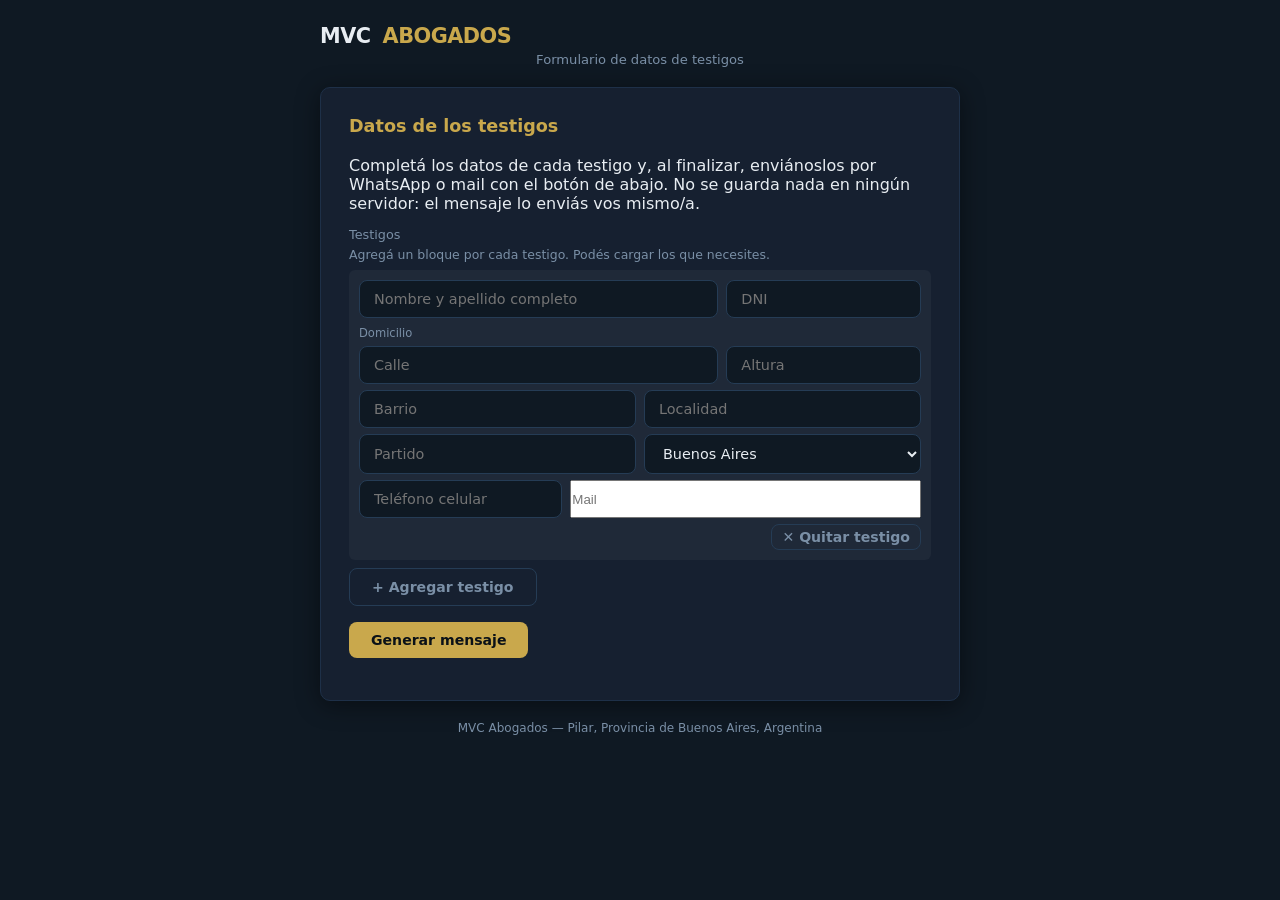
<file: formulario-testigos.html>
<!DOCTYPE html>
<html lang="es">
<head>
  <meta charset="UTF-8">
  <meta name="viewport" content="width=device-width, initial-scale=1.0">
  <title>Datos de Testigos — MVC Abogados</title>
  <link rel="stylesheet" href="style.css">
  <style>
    /* Página standalone (no forma parte del panel con sidebar): centrada, ancho de lectura cómodo desde el celular */
    body { display: block; min-height: 100vh; padding: 24px 16px 60px; }
    .ft-wrap { max-width: 640px; margin: 0 auto; }
    .ft-header { text-align: center; margin-bottom: 20px; }
    .ft-header .brand-logo { font-size: 1.3rem; font-weight: 800; letter-spacing: -.5px; color: var(--color-text); }
    .ft-header .brand-logo span { color: var(--color-accent); }
    .ft-header .ft-sub { font-size: .82rem; color: var(--color-muted); margin-top: 4px; }
    .ft-contexto { font-size: .85rem; color: var(--color-muted); background: var(--color-card); border: 1px solid var(--color-border); border-radius: 8px; padding: 10px 14px; margin-bottom: 18px; }
    .ft-contexto strong { color: var(--color-text); }
    #ft-mensaje-box textarea { min-height: 220px; font-family: inherit; font-size: .85rem; line-height: 1.6; }
    .ft-hidden { display: none !important; }
  </style>
</head>
<body>

  <div class="ft-wrap">
    <div class="ft-header">
      <div class="brand-logo">MVC <span>ABOGADOS</span></div>
      <div class="ft-sub">Formulario de datos de testigos</div>
    </div>

    <div id="ft-contexto" class="ft-contexto ft-hidden"></div>

    <div class="tool-card">
      <h2>Datos de los testigos</h2>
      <p class="tool-desc">Completá los datos de cada testigo y, al finalizar, enviánoslos por WhatsApp o mail con el botón de abajo. No se guarda nada en ningún servidor: el mensaje lo enviás vos mismo/a.</p>

      <div id="ft-testigos-holder"></div>

      <div class="form-row" style="justify-content:flex-start;gap:12px;margin-top:16px">
        <button class="btn btn-primary" id="ft-generar">Generar mensaje</button>
      </div>
    </div>

    <div id="ft-resultado" class="tool-card ft-hidden">
      <h2>Mensaje listo para enviar</h2>
      <div id="ft-mensaje-box" class="field-group">
        <textarea id="ft-texto" readonly></textarea>
      </div>
      <p style="font-size:.78rem;color:var(--color-muted);margin-bottom:6px">Enviar por WhatsApp a:</p>
      <div class="btn-row" style="margin-top:0">
        <a class="btn btn-success" data-wa-idx="0" target="_blank" rel="noopener">📱 Mario</a>
        <a class="btn btn-success" data-wa-idx="1" target="_blank" rel="noopener">📱 Soledad</a>
        <a class="btn btn-success" data-wa-idx="2" target="_blank" rel="noopener">📱 Camila</a>
      </div>
      <div class="btn-row">
        <a class="btn btn-ghost" id="ft-mail">✉️ Enviar por mail</a>
        <button class="btn btn-ghost" id="ft-copiar">📋 Copiar texto</button>
      </div>
    </div>

    <p style="margin-top:20px;font-size:.75rem;color:var(--color-muted);text-align:center">
      MVC Abogados — Pilar, Provincia de Buenos Aires, Argentina
    </p>
  </div>

  <script type="module">
    import { renderTestigosSection, wireTestigosSection, leerTestigos, formatearTestigosTexto } from './tools/testigos.js';

    // Mismos tres celulares de contacto del estudio que figuran en los PDF
    // (ver tools/exportar.js: WA_NUMERO_1/2/3) — Mario, Soledad y Camila.
    const WA_NUMEROS = [
      { nombre: 'Mario',   numero: '1144496992' },
      { nombre: 'Soledad', numero: '1155781501' },
      { nombre: 'Camila',  numero: '1138224662' },
    ];
    const EMAIL = 'mvcabogadospilar@gmail.com';

    const holder = document.getElementById('ft-testigos-holder');
    holder.innerHTML = renderTestigosSection('ft', {
      titulo: 'Testigos',
      ayuda: 'Agregá un bloque por cada testigo. Podés cargar los que necesites.',
    });
    const testigosUI = wireTestigosSection(document, 'ft');
    testigosUI.agregarFila(); // arranca con un testigo vacío para no obligar a tocar "+ Agregar"

    // Contexto opcional desde la URL (?cliente=...&caso=...), informado por el estudio al compartir el link
    const params = new URLSearchParams(location.search);
    const cliente = params.get('cliente') || '';
    const caso = params.get('caso') || '';
    if (cliente || caso) {
      const div = document.getElementById('ft-contexto');
      div.classList.remove('ft-hidden');
      div.innerHTML = (cliente ? `<strong>Cliente:</strong> ${escHtml(cliente)}<br>` : '') +
                      (caso ? `<strong>Referencia:</strong> ${escHtml(caso)}` : '');
    }

    document.getElementById('ft-generar').addEventListener('click', () => {
      const testigos = leerTestigos(document, 'ft');
      if (testigos.length === 0) {
        alert('Completá los datos de al menos un testigo antes de generar el mensaje.');
        return;
      }
      const encabezado = [
        'Datos de testigos',
        cliente ? `Cliente: ${cliente}` : '',
        caso ? `Referencia: ${caso}` : '',
      ].filter(Boolean).join('\n');

      const texto = (encabezado ? encabezado + '\n\n' : '') + formatearTestigosTexto(testigos);

      document.getElementById('ft-texto').value = texto;
      document.getElementById('ft-resultado').classList.remove('ft-hidden');

      const encoded = encodeURIComponent(texto);
      document.querySelectorAll('[data-wa-idx]').forEach(a => {
        const { numero } = WA_NUMEROS[Number(a.dataset.waIdx)];
        a.href = `https://wa.me/54${numero}?text=${encoded}`;
      });
      document.getElementById('ft-mail').href = `mailto:${EMAIL}?subject=${encodeURIComponent('Datos de testigos' + (caso ? ' — ' + caso : ''))}&body=${encoded}`;

      document.getElementById('ft-resultado').scrollIntoView({ behavior: 'smooth', block: 'start' });
    });

    document.getElementById('ft-copiar').addEventListener('click', () => {
      const texto = document.getElementById('ft-texto').value;
      if (!texto) return;
      const btn = document.getElementById('ft-copiar');
      navigator.clipboard.writeText(texto).then(() => {
        const orig = btn.textContent;
        btn.textContent = 'Copiado ✓';
        setTimeout(() => { btn.textContent = orig; }, 2000);
      }).catch(() => { prompt('Copiá el texto:', texto); });
    });

    function escHtml(s) {
      return String(s ?? '').replace(/&/g, '&amp;').replace(/</g, '&lt;').replace(/>/g, '&gt;');
    }
  </script>

</body>
</html>
</file>
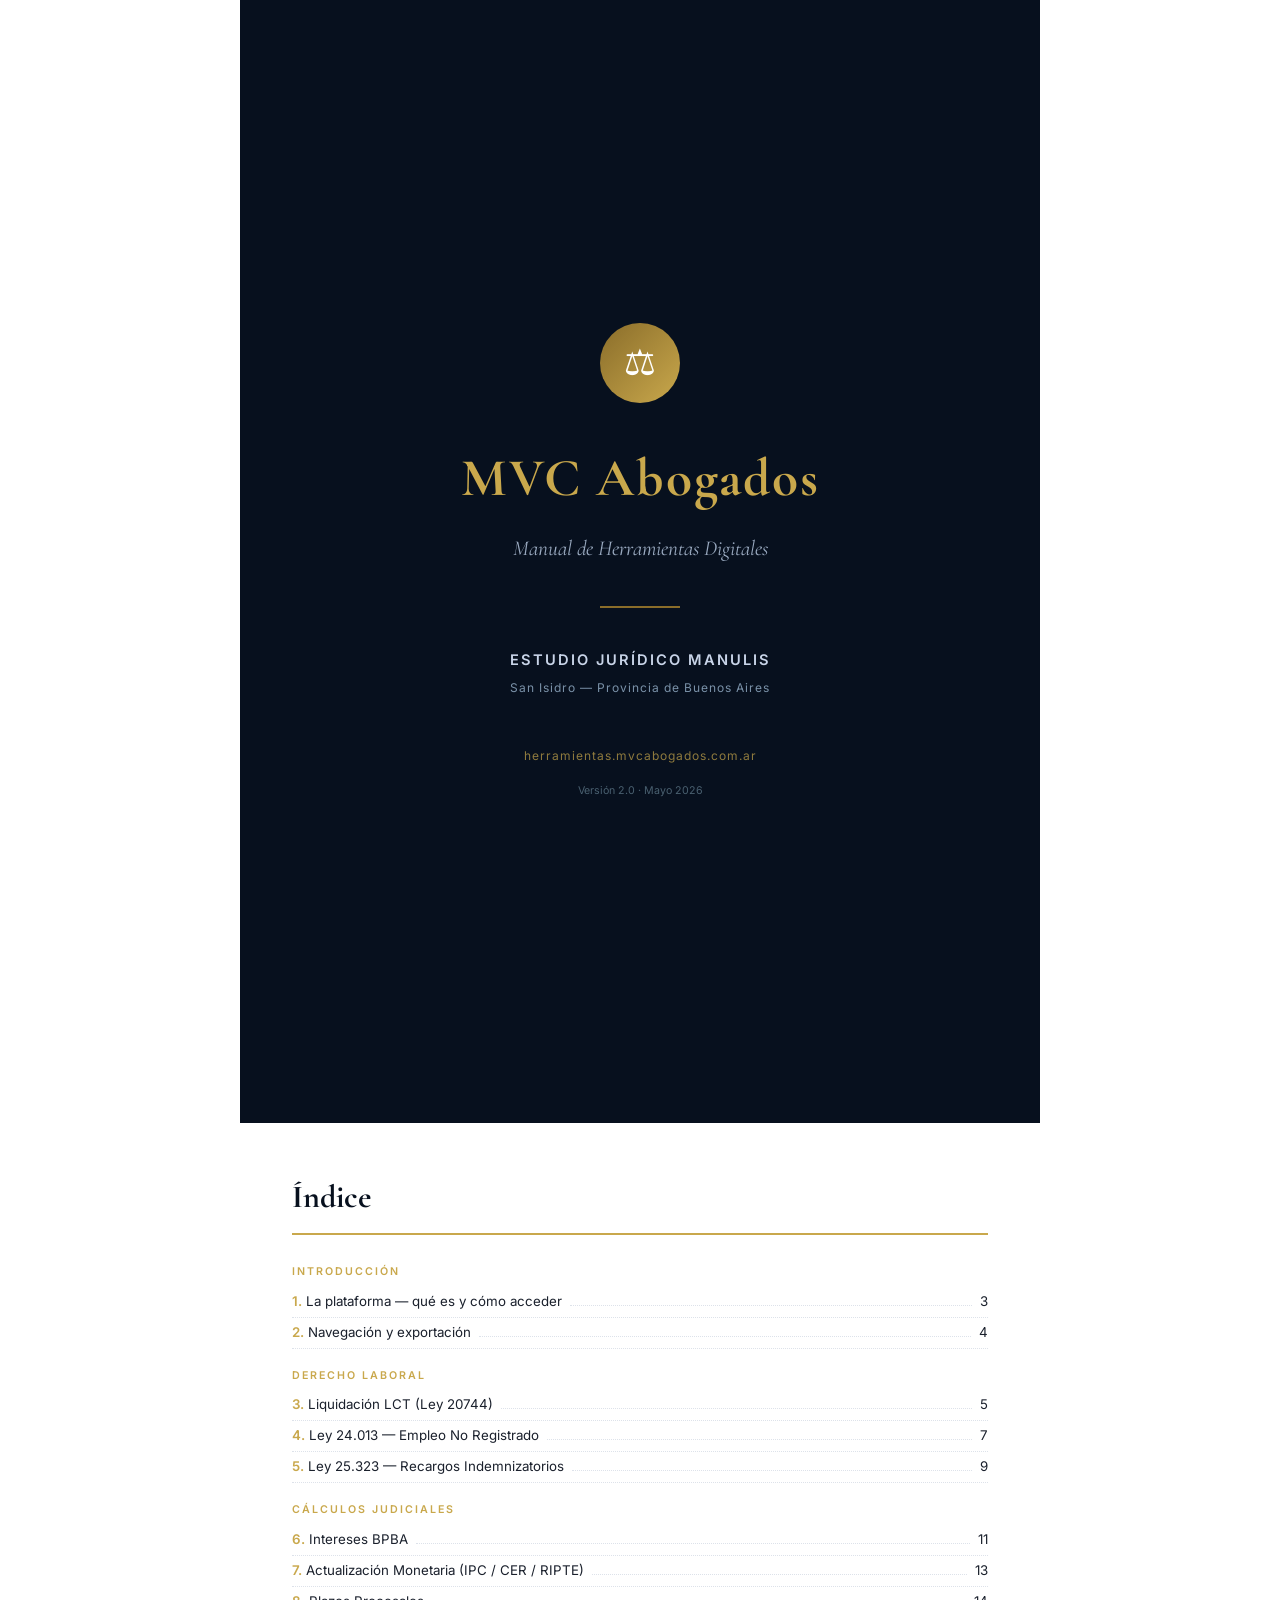
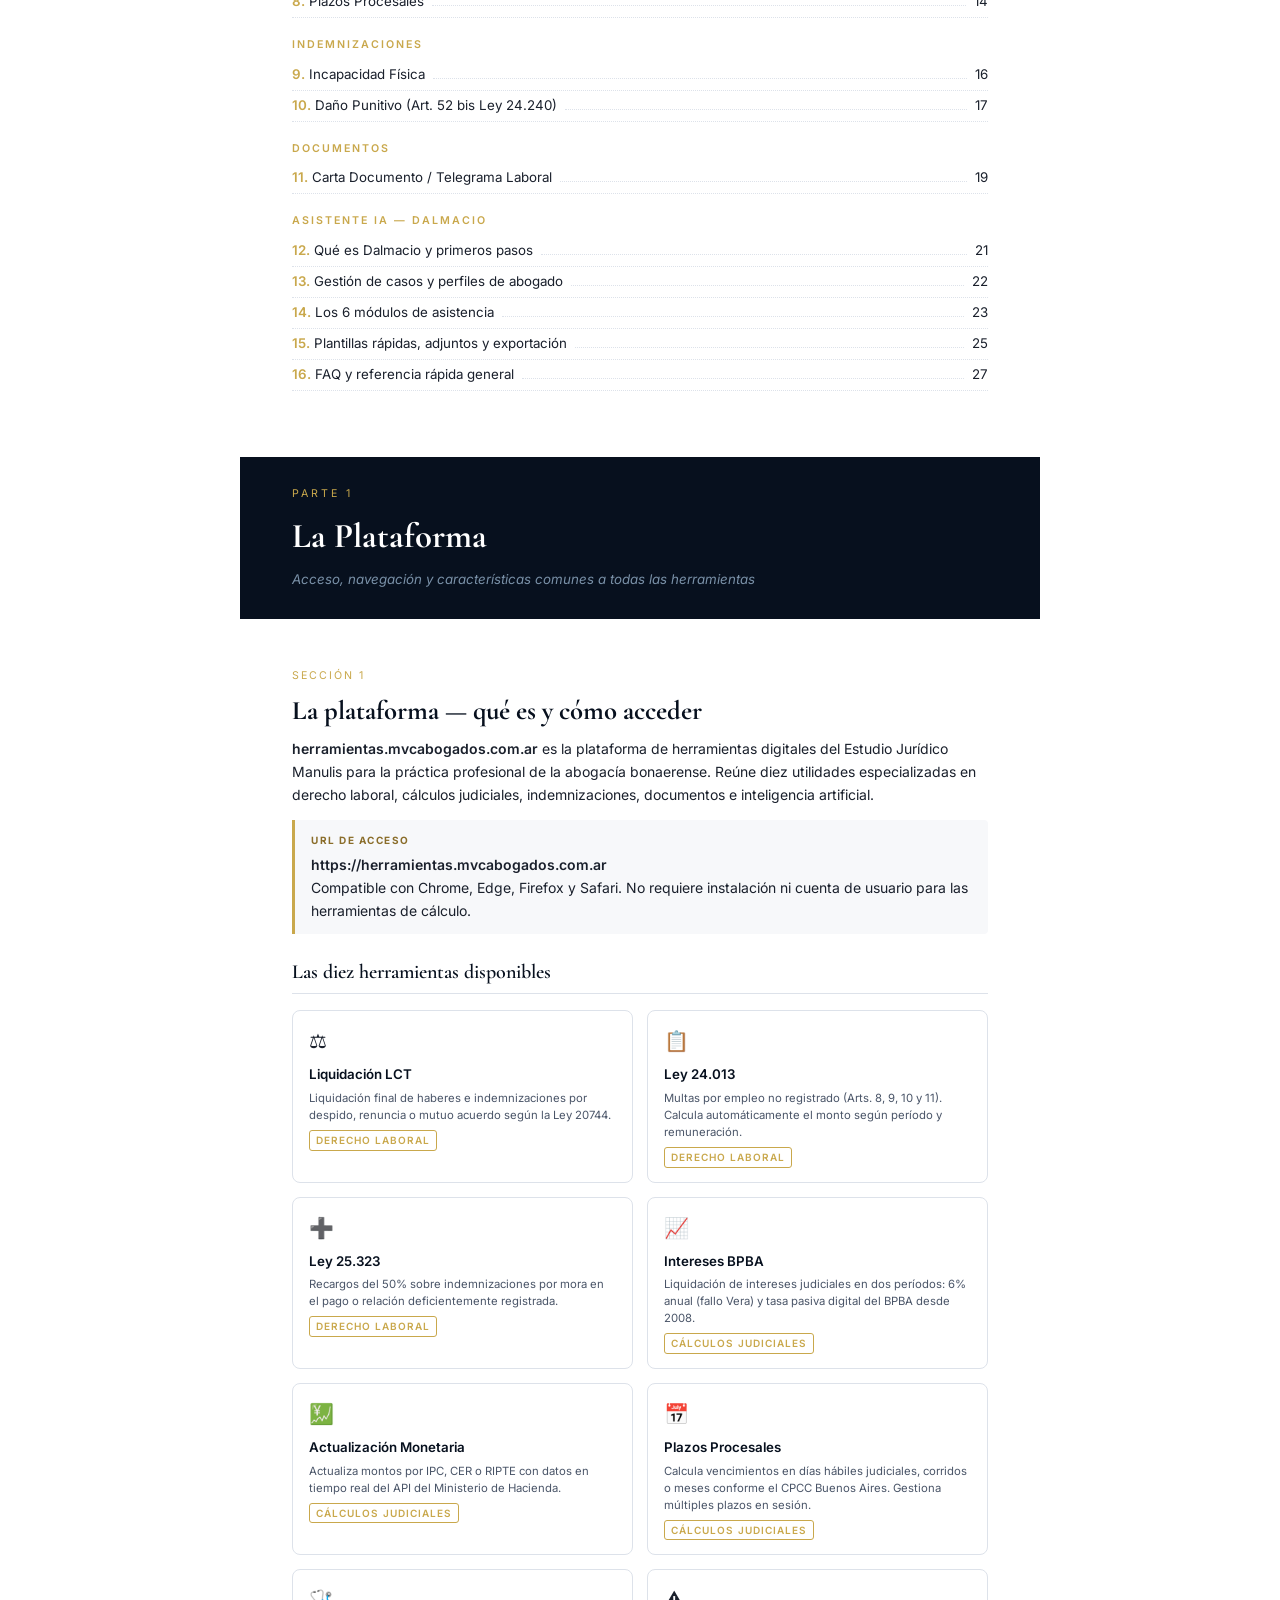
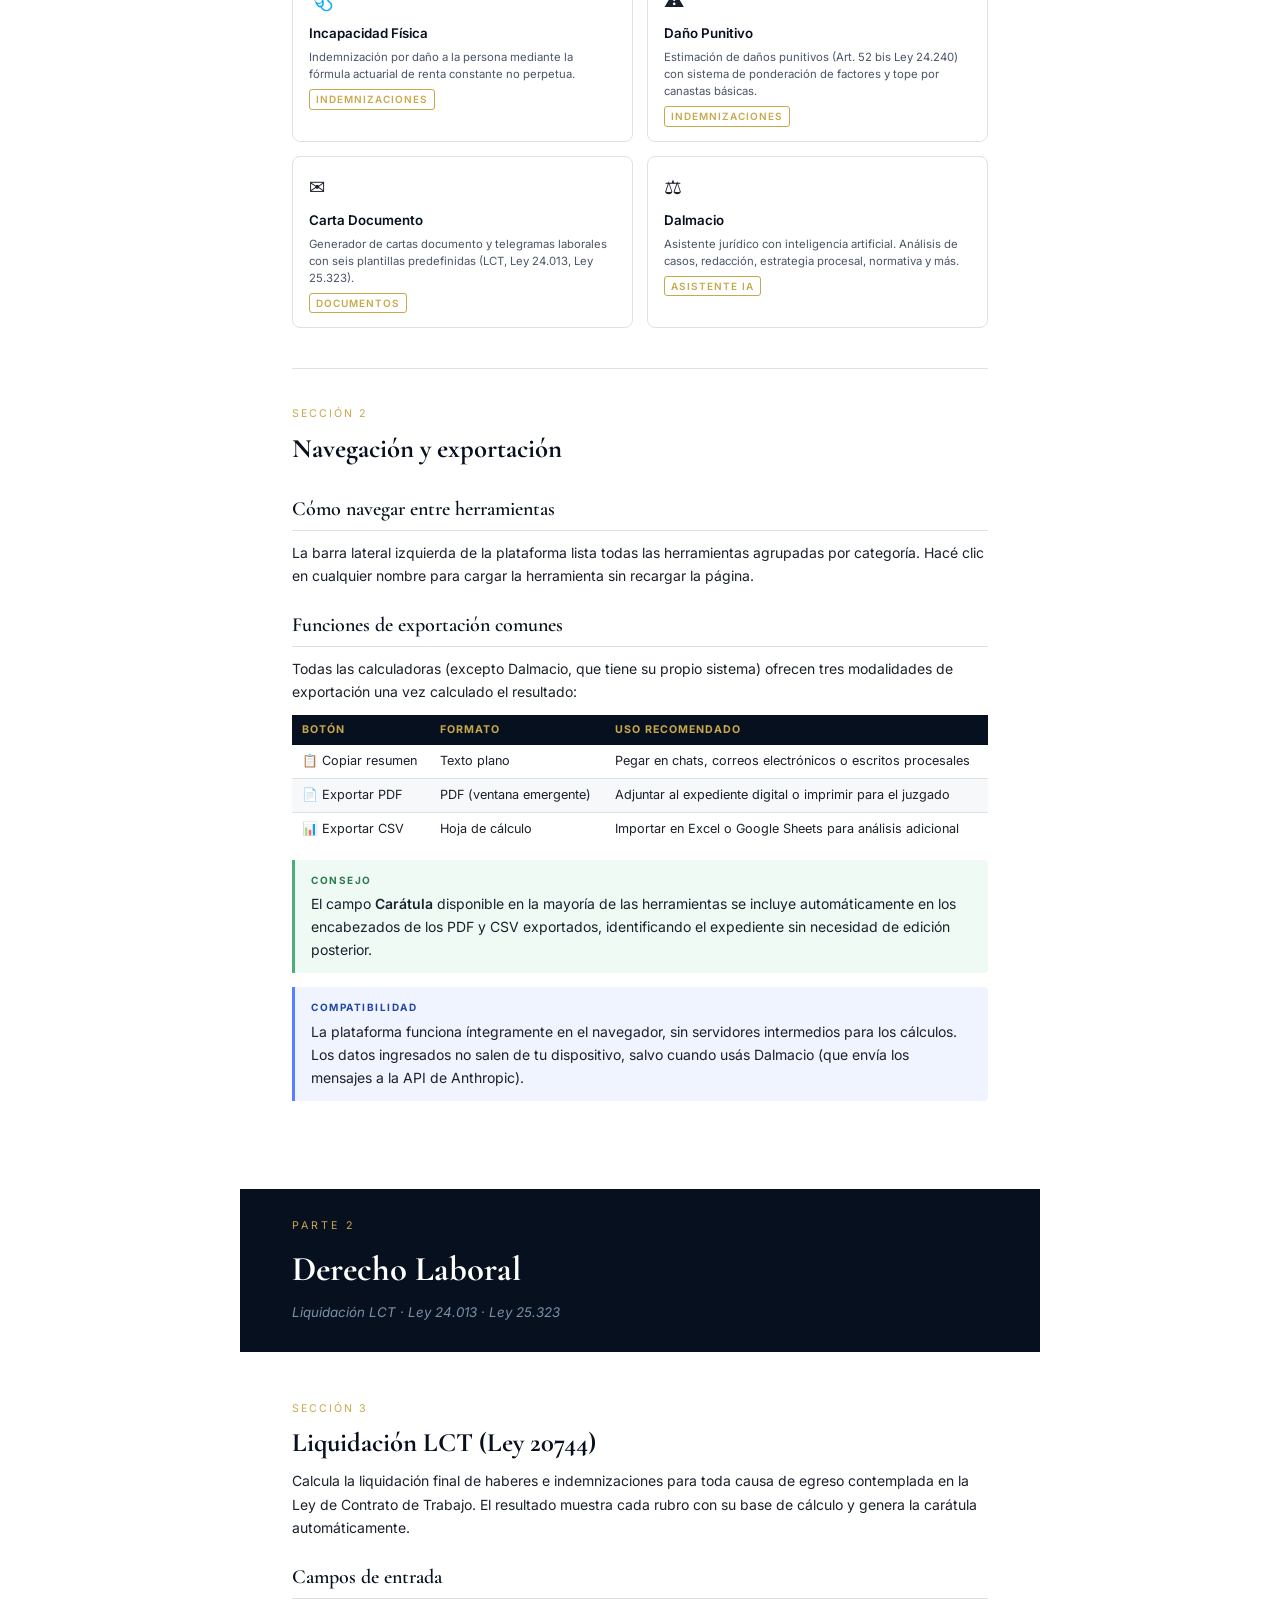
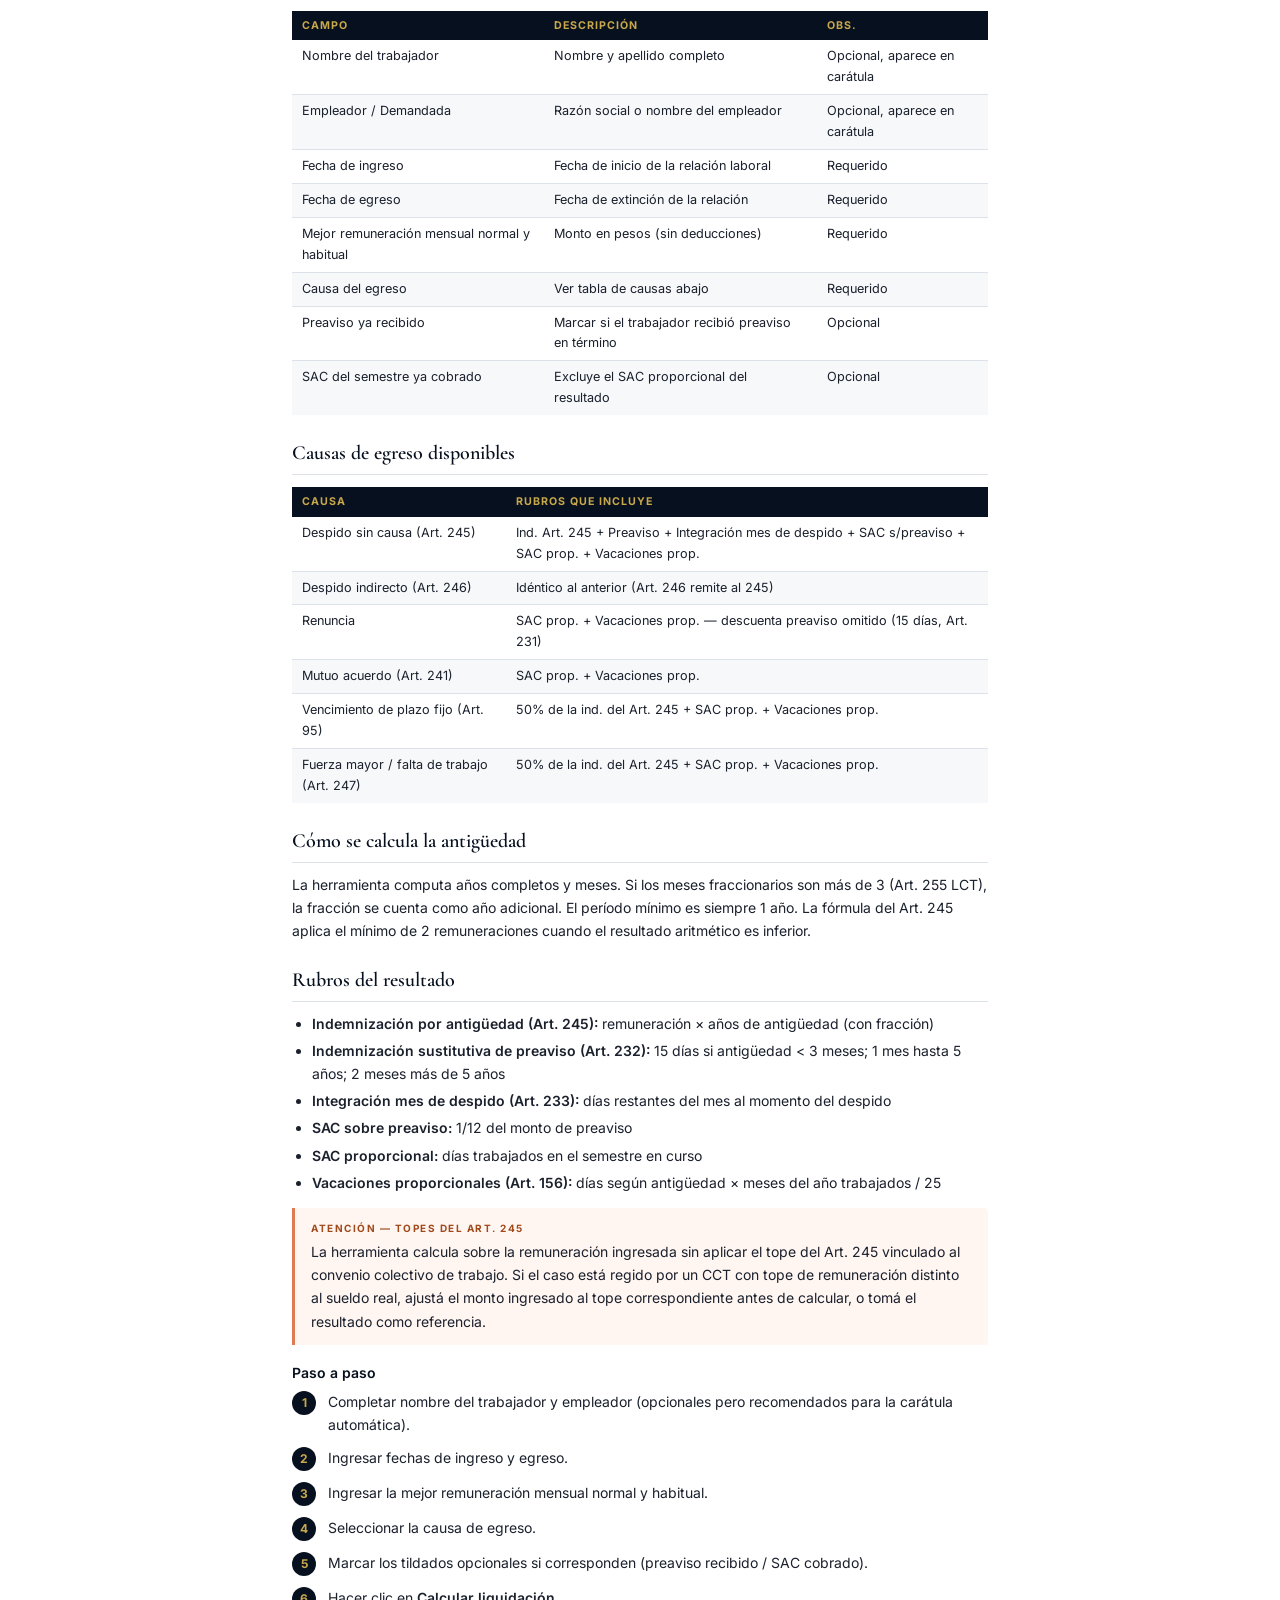
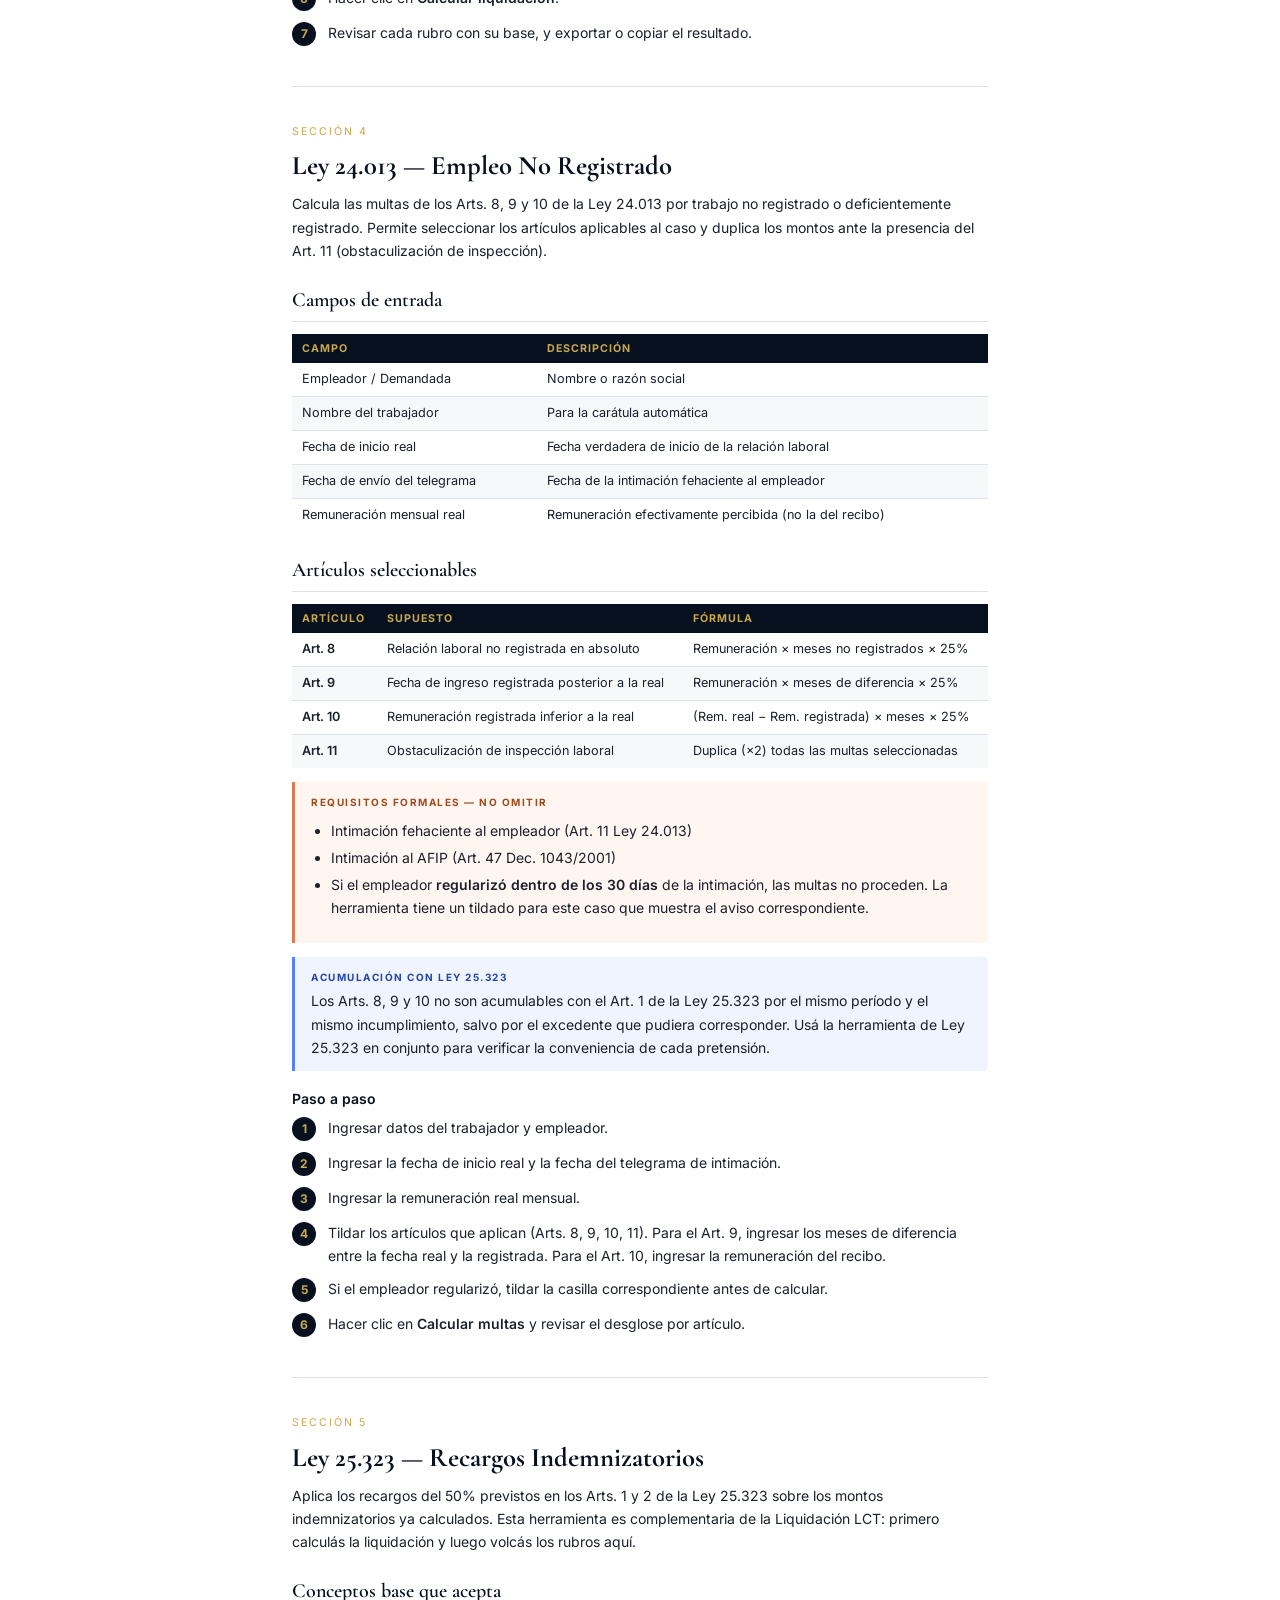
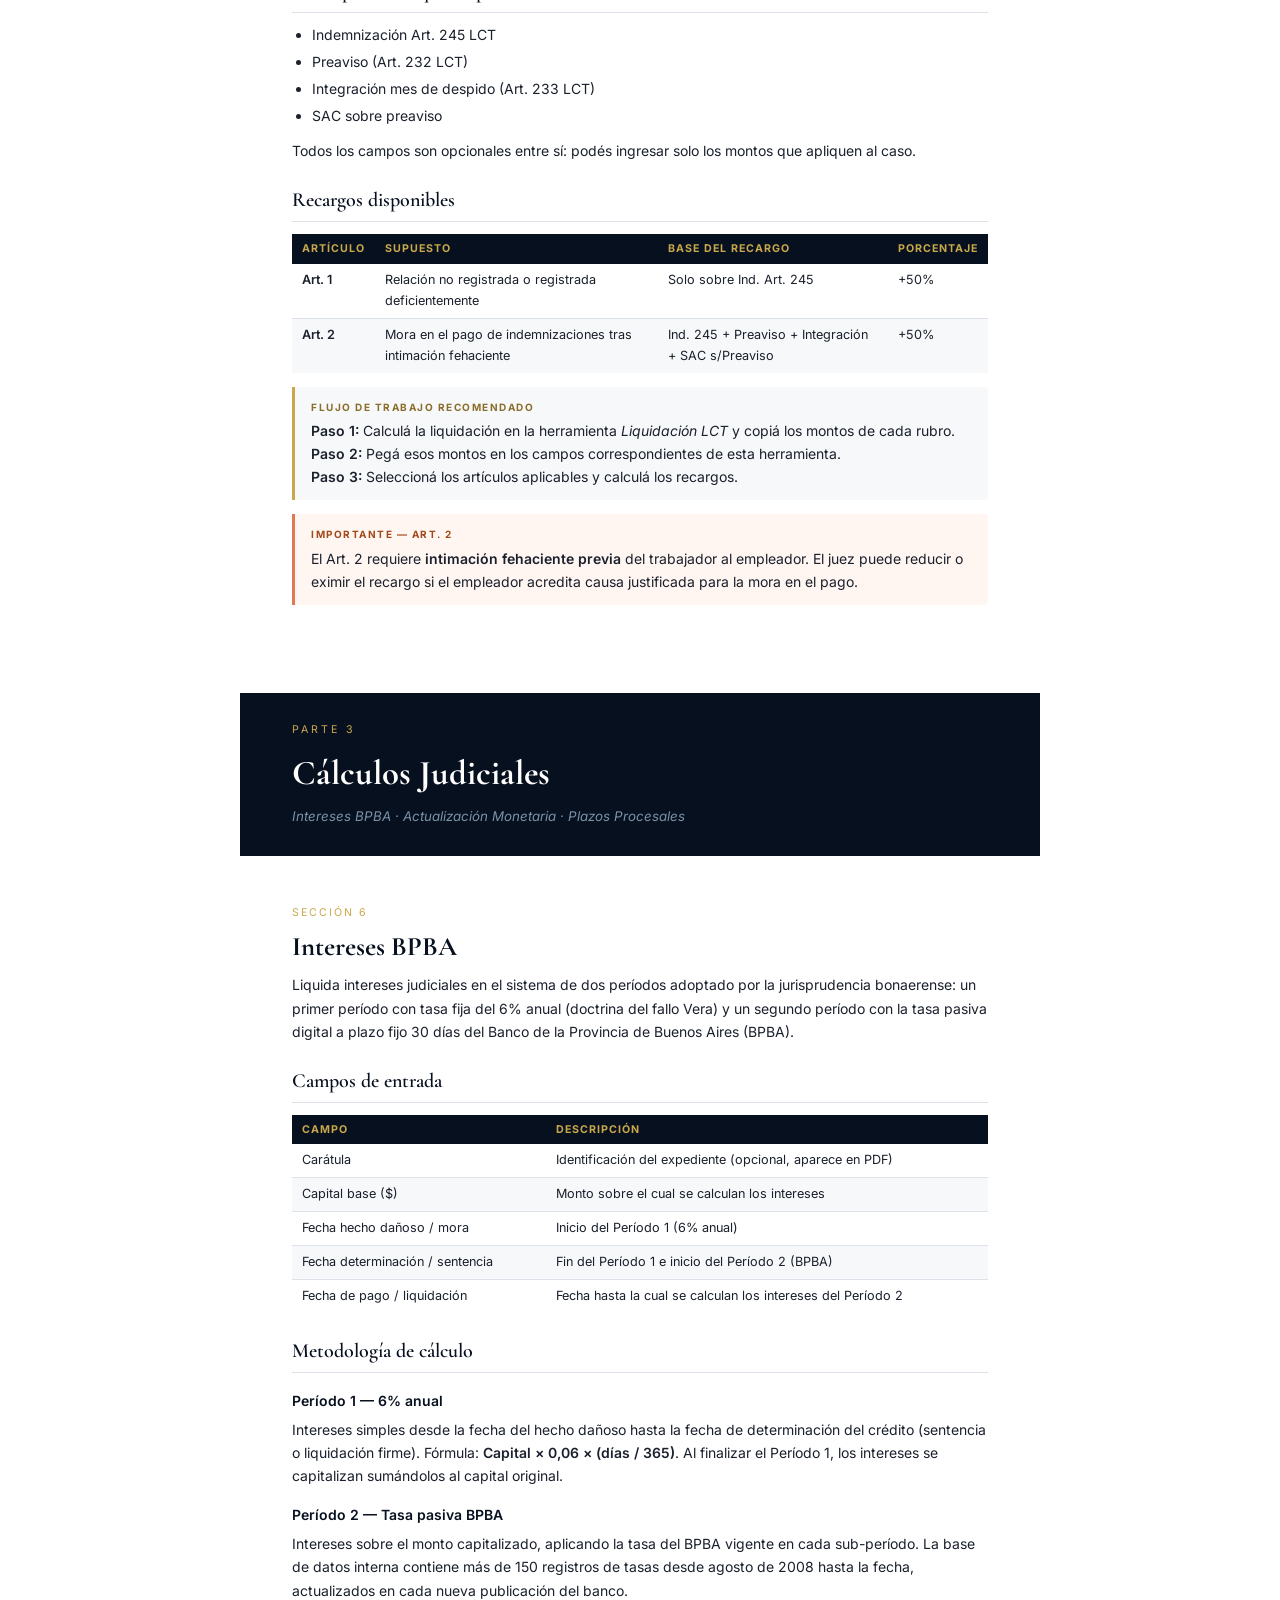
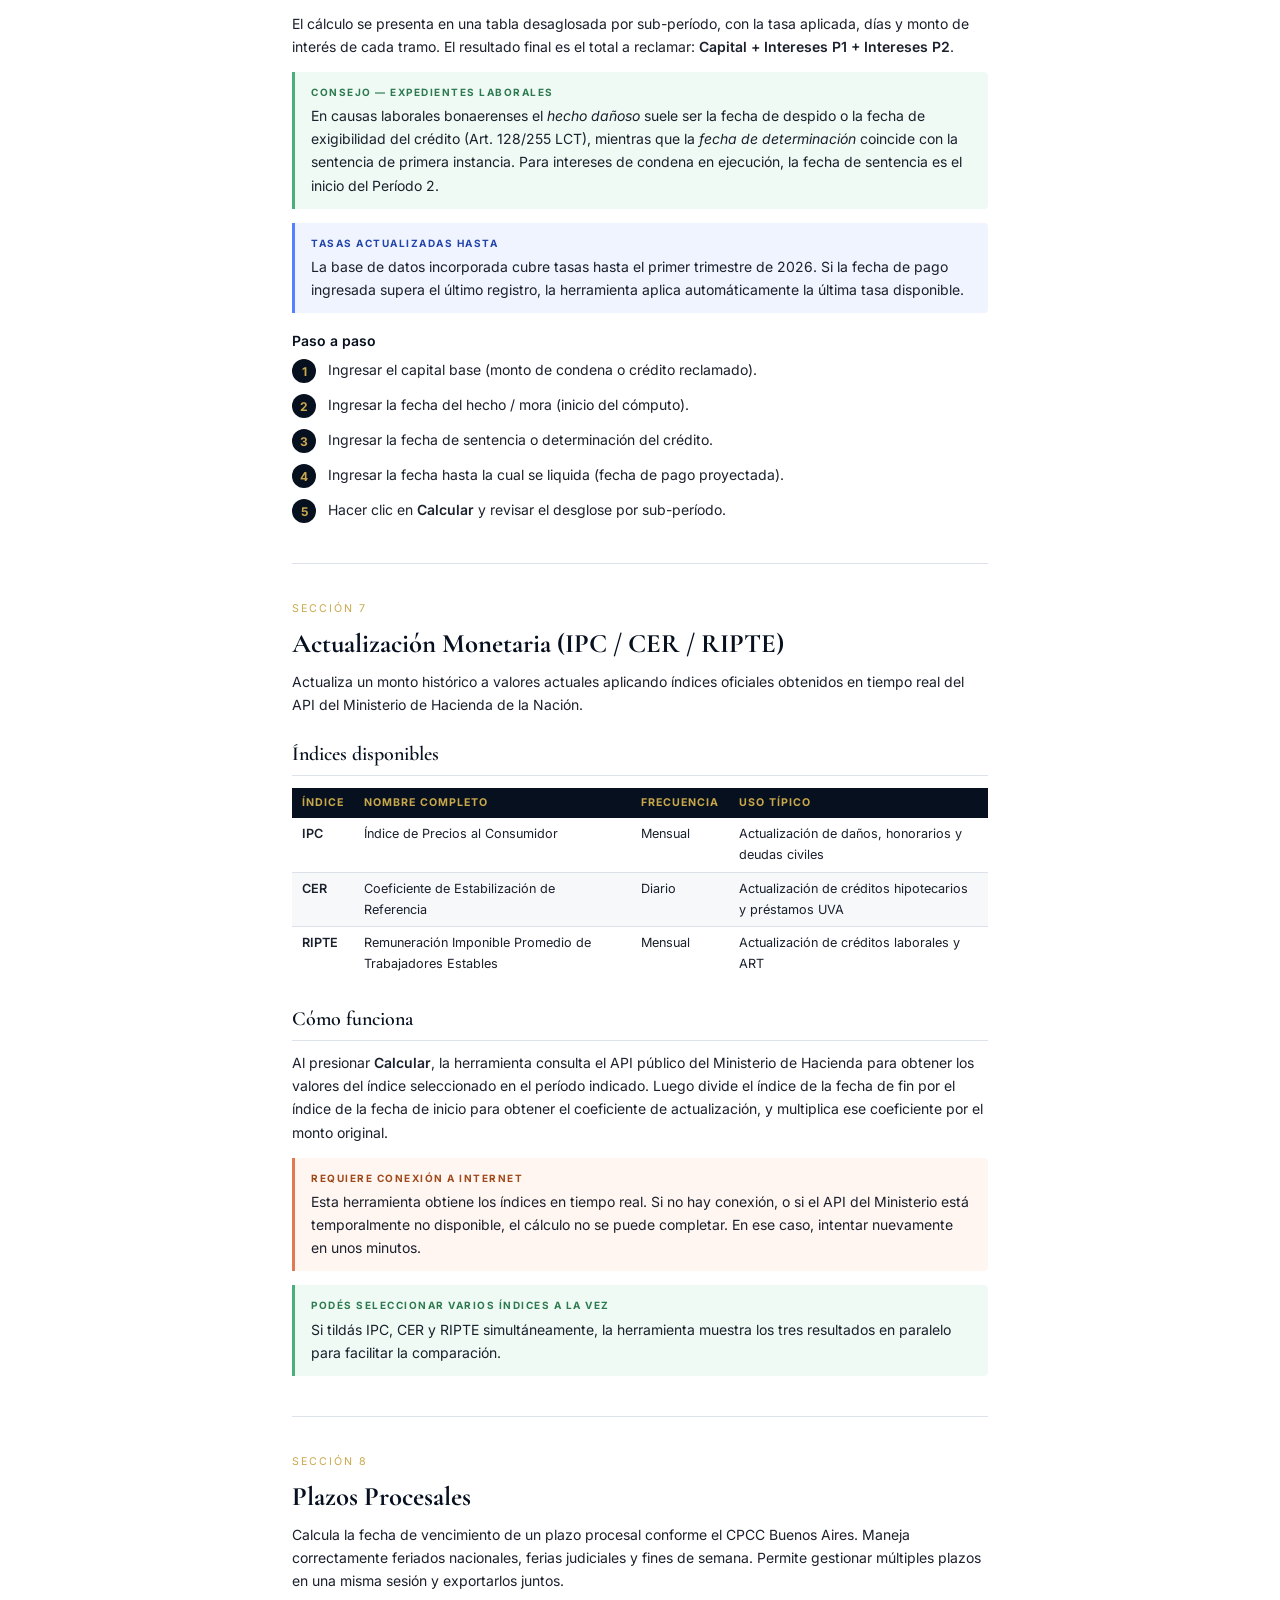
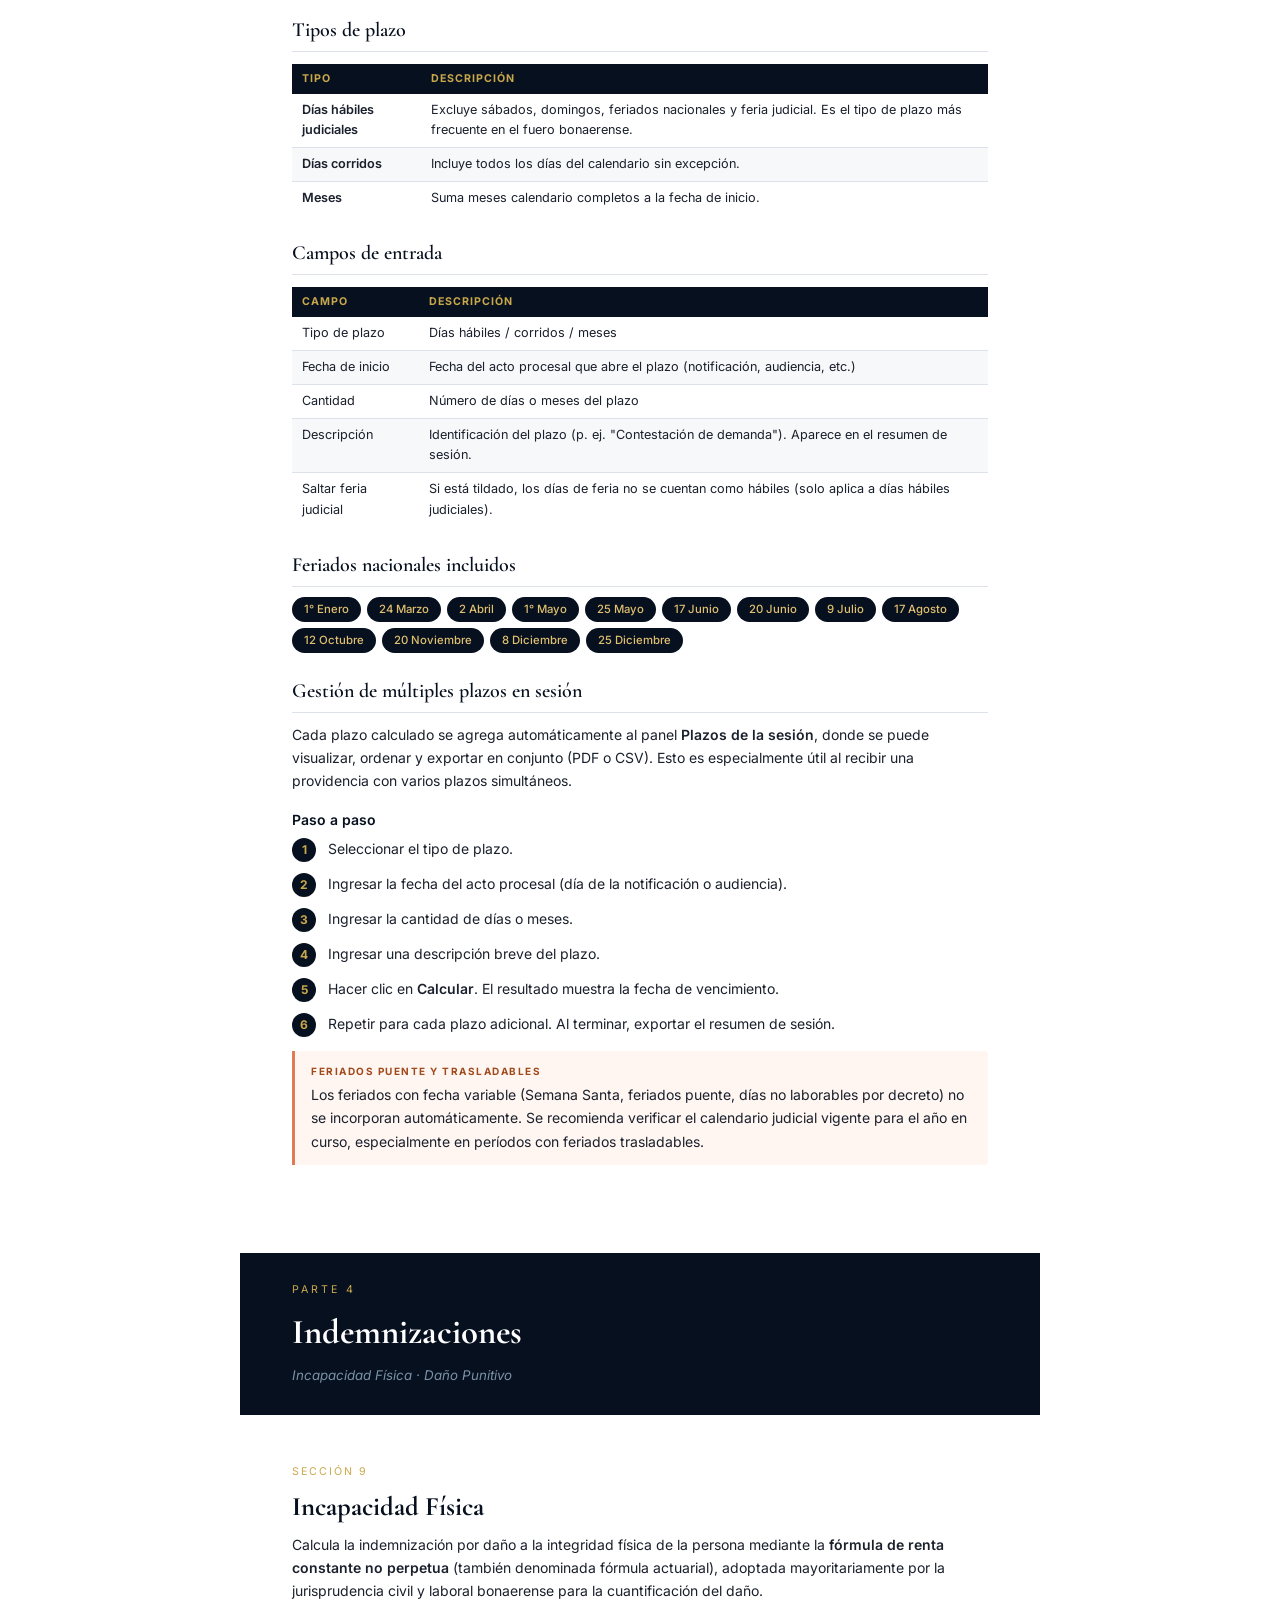
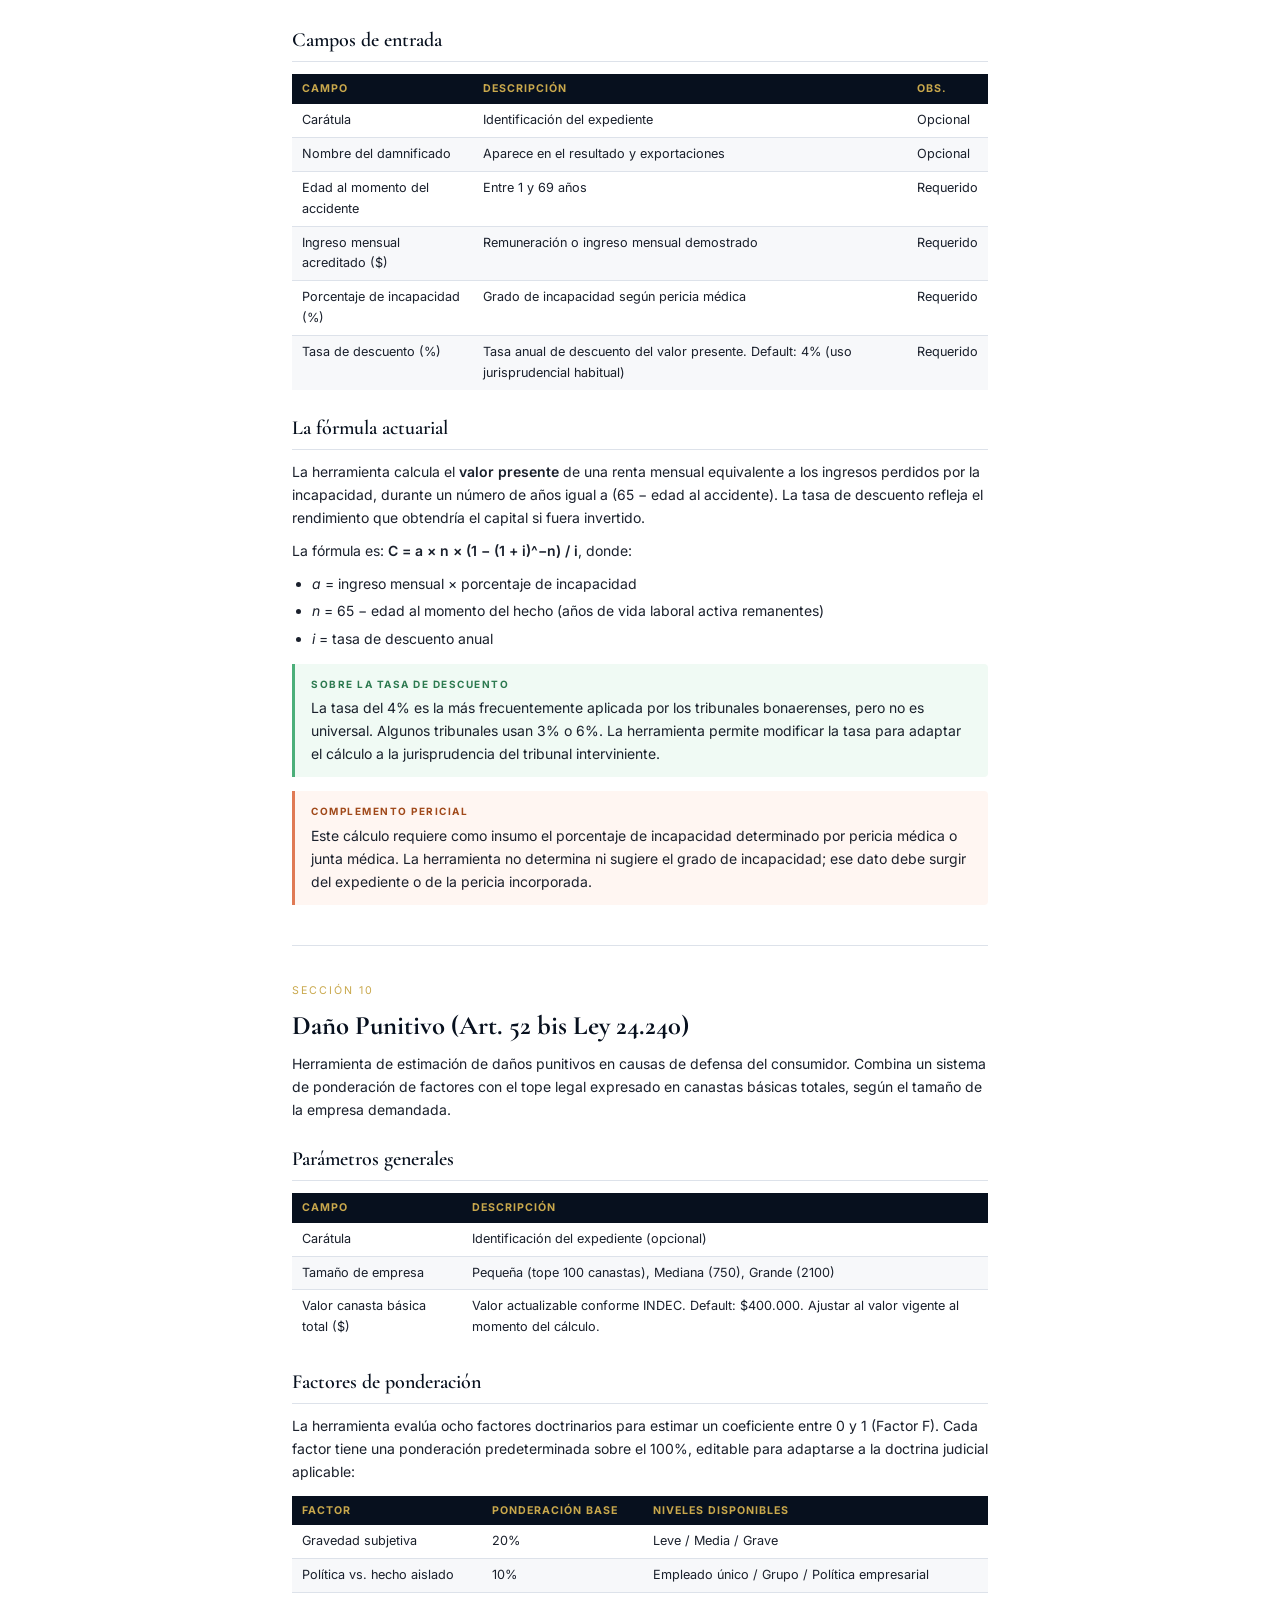
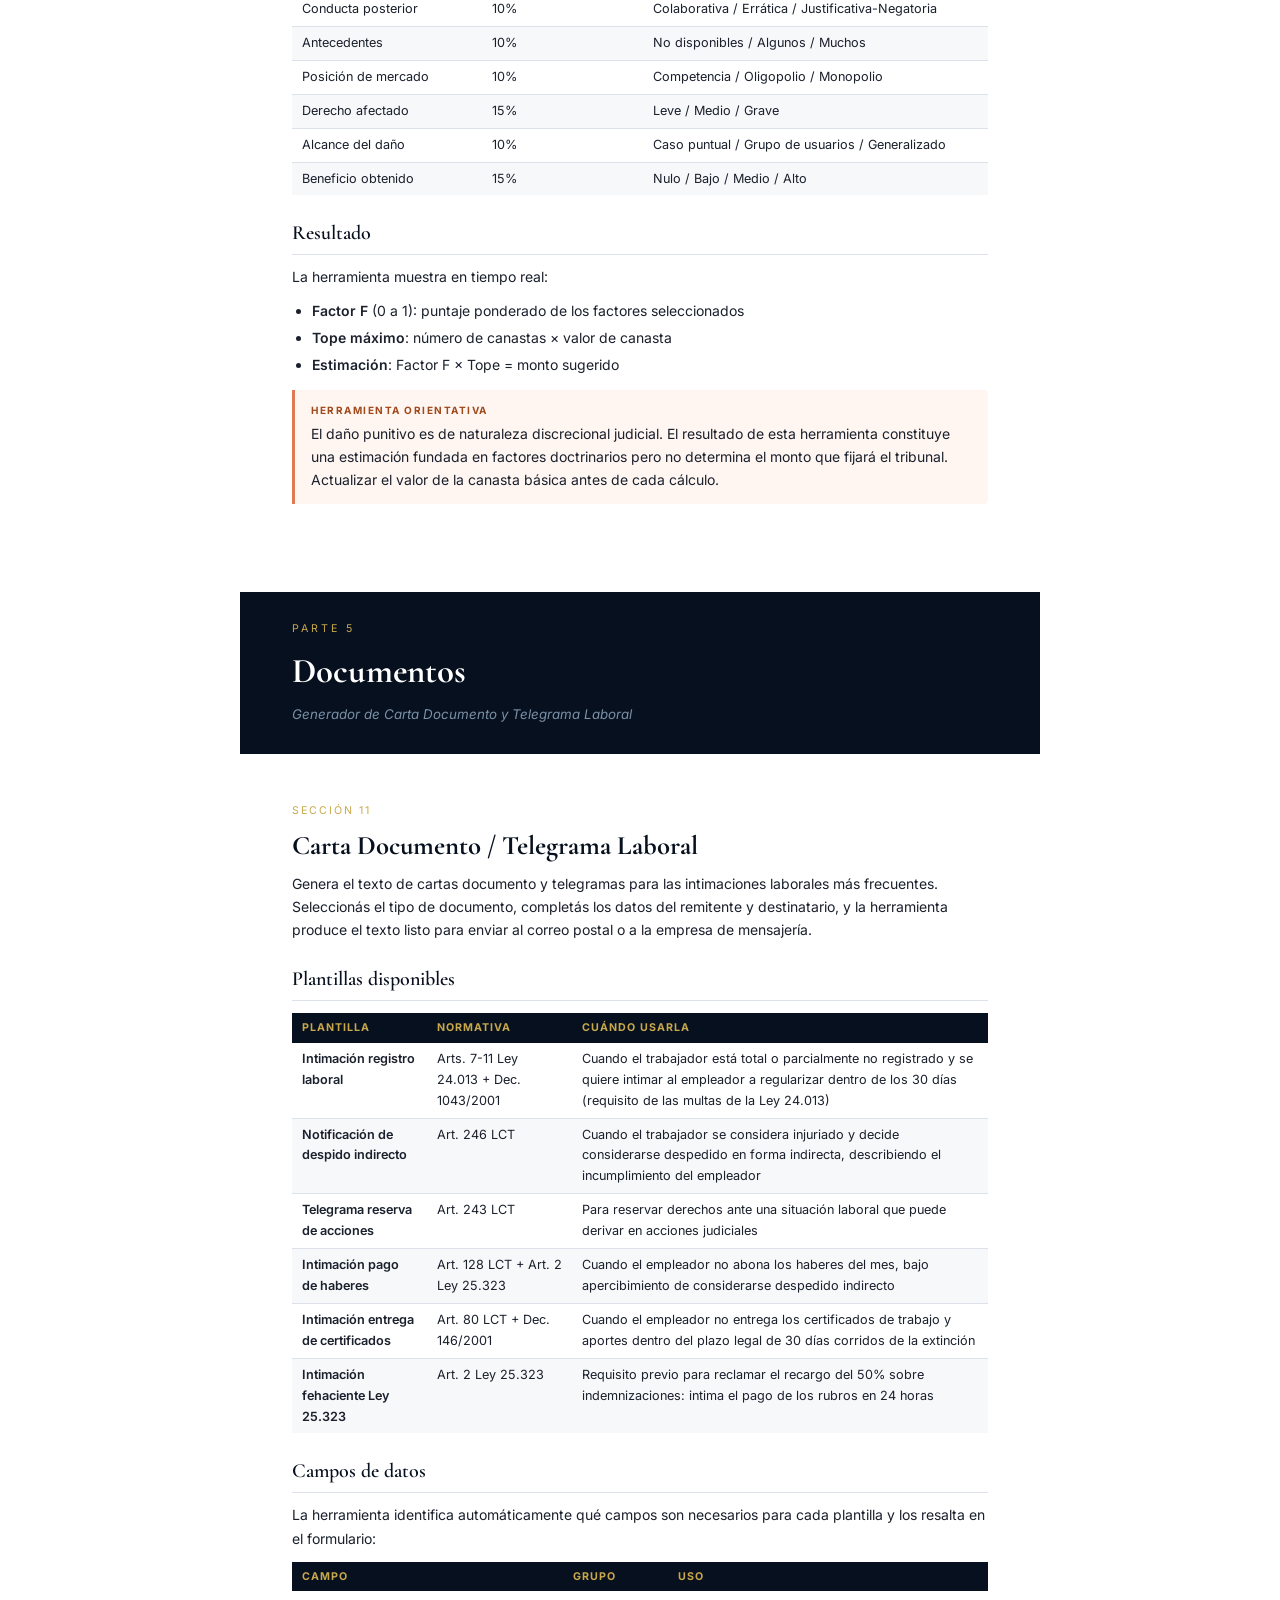
<file: dalmacio/manual.html>
<!DOCTYPE html>
<html lang="es">
<head>
  <meta charset="UTF-8" />
  <meta name="viewport" content="width=device-width, initial-scale=1.0" />
  <title>Manual de Uso — Herramientas MVC Abogados</title>
  <style>
    @import url('https://fonts.googleapis.com/css2?family=Cormorant+Garamond:ital,wght@0,400;0,600;0,700;1,400&family=Inter:wght@300;400;500;600&display=swap');

    :root {
      --navy:   #07101e;
      --navy2:  #0c1828;
      --gold:   #c9a84c;
      --goldd:  #8a6d2a;
      --goldl:  #e0c070;
      --gray:   #4a5568;
      --light:  #f7f8fa;
      --border: #dde2ea;
    }

    * { box-sizing: border-box; margin: 0; padding: 0; }

    body {
      font-family: 'Inter', system-ui, sans-serif;
      font-size: 10.5pt;
      line-height: 1.65;
      color: #1a202c;
      background: #fff;
      max-width: 800px;
      margin: 0 auto;
      padding: 0;
    }

    /* ── Portada ── */
    .cover {
      background: var(--navy);
      color: #fff;
      min-height: 297mm;
      display: flex;
      flex-direction: column;
      align-items: center;
      justify-content: center;
      padding: 60px 40px;
      text-align: center;
      page-break-after: always;
    }
    .cover__seal {
      width: 80px; height: 80px;
      border-radius: 50%;
      background: linear-gradient(135deg, var(--goldd), var(--gold));
      display: flex; align-items: center; justify-content: center;
      font-size: 36px;
      margin: 0 auto 32px;
    }
    .cover__title {
      font-family: 'Cormorant Garamond', Georgia, serif;
      font-size: 40pt;
      font-weight: 700;
      color: var(--gold);
      letter-spacing: 2px;
      margin-bottom: 8px;
    }
    .cover__subtitle {
      font-family: 'Cormorant Garamond', Georgia, serif;
      font-size: 16pt;
      font-weight: 400;
      font-style: italic;
      color: #9aaac0;
      margin-bottom: 40px;
    }
    .cover__divider {
      width: 80px; height: 2px;
      background: var(--goldd);
      margin: 0 auto 40px;
    }
    .cover__estudio {
      font-size: 11pt;
      font-weight: 600;
      color: #c8d4e8;
      letter-spacing: 2px;
      text-transform: uppercase;
      margin-bottom: 6px;
    }
    .cover__lugar {
      font-size: 9pt;
      color: #7a91a8;
      letter-spacing: 1px;
    }
    .cover__url {
      margin-top: 48px;
      font-size: 9pt;
      color: var(--gold);
      opacity: .7;
      letter-spacing: 1px;
    }
    .cover__version {
      margin-top: 16px;
      font-size: 8pt;
      color: #4a6070;
    }

    /* ── Contenido ── */
    .content {
      padding: 48px 52px;
    }

    /* ── Sección ── */
    .section {
      page-break-inside: avoid;
      margin-bottom: 40px;
    }
    .section + .section {
      border-top: 1px solid var(--border);
      padding-top: 36px;
    }

    /* ── Parte (grupo de secciones) ── */
    .part-header {
      background: var(--navy);
      color: #fff;
      padding: 28px 52px;
      page-break-before: always;
      page-break-after: avoid;
      margin-bottom: 0;
    }
    .part-header__number {
      font-size: 8pt;
      color: var(--gold);
      text-transform: uppercase;
      letter-spacing: 3px;
      margin-bottom: 6px;
    }
    .part-header__title {
      font-family: 'Cormorant Garamond', Georgia, serif;
      font-size: 26pt;
      font-weight: 700;
      color: #fff;
      margin-bottom: 4px;
    }
    .part-header__desc {
      font-size: 10pt;
      color: #7a91a8;
      font-style: italic;
    }

    /* ── Índice ── */
    .toc {
      padding: 48px 52px;
      page-break-after: always;
    }
    .toc__title {
      font-family: 'Cormorant Garamond', Georgia, serif;
      font-size: 24pt;
      font-weight: 700;
      color: var(--navy);
      margin-bottom: 28px;
      padding-bottom: 10px;
      border-bottom: 2px solid var(--gold);
    }
    .toc__group {
      margin-bottom: 18px;
    }
    .toc__group-label {
      font-size: 8pt;
      text-transform: uppercase;
      letter-spacing: 2px;
      color: var(--gold);
      font-weight: 600;
      margin-bottom: 6px;
    }
    .toc__item {
      display: flex;
      justify-content: space-between;
      align-items: baseline;
      padding: 4px 0;
      border-bottom: 1px dotted var(--border);
      font-size: 10pt;
    }
    .toc__item--sub {
      padding-left: 18px;
      font-size: 9.5pt;
      color: var(--gray);
    }
    .toc__num {
      color: var(--gold);
      font-weight: 600;
      min-width: 28px;
    }
    .toc__dots { flex: 1; border-bottom: 1px dotted var(--border); margin: 0 8px; }

    /* ── Tipografía de contenido ── */
    h1.sec-title {
      font-family: 'Cormorant Garamond', Georgia, serif;
      font-size: 20pt;
      font-weight: 700;
      color: var(--navy);
      margin-bottom: 4px;
    }
    .sec-num {
      font-size: 8pt;
      color: var(--gold);
      text-transform: uppercase;
      letter-spacing: 2px;
      display: block;
      margin-bottom: 4px;
    }
    h2 {
      font-family: 'Cormorant Garamond', Georgia, serif;
      font-size: 15pt;
      font-weight: 600;
      color: var(--navy);
      margin: 22px 0 10px;
      padding-bottom: 4px;
      border-bottom: 1px solid var(--border);
    }
    h3 {
      font-size: 10.5pt;
      font-weight: 600;
      color: var(--navy);
      margin: 16px 0 6px;
    }
    p { margin-bottom: 10px; }
    ul, ol {
      margin: 8px 0 12px 20px;
    }
    li { margin-bottom: 4px; }
    strong { font-weight: 600; }

    /* ── Cajas ── */
    .box {
      background: var(--light);
      border-left: 3px solid var(--gold);
      padding: 12px 16px;
      margin: 14px 0;
      border-radius: 0 4px 4px 0;
    }
    .box--tip {
      border-color: #4caf7a;
      background: #f0faf4;
    }
    .box--warning {
      border-color: #e07a55;
      background: #fff6f2;
    }
    .box--info {
      border-color: #5580ff;
      background: #f0f4ff;
    }
    .box__label {
      font-size: 7.5pt;
      font-weight: 700;
      text-transform: uppercase;
      letter-spacing: 1.5px;
      color: var(--goldd);
      margin-bottom: 4px;
    }
    .box--tip .box__label   { color: #2d7a50; }
    .box--warning .box__label { color: #a0491a; }
    .box--info .box__label  { color: #2244aa; }

    /* ── Tabla de campos ── */
    .fields-table {
      width: 100%;
      border-collapse: collapse;
      margin: 12px 0;
      font-size: 9.5pt;
    }
    .fields-table th {
      background: var(--navy);
      color: var(--gold);
      text-align: left;
      padding: 6px 10px;
      font-size: 8pt;
      text-transform: uppercase;
      letter-spacing: 1px;
    }
    .fields-table td {
      padding: 6px 10px;
      border-bottom: 1px solid var(--border);
      vertical-align: top;
    }
    .fields-table tr:last-child td { border-bottom: none; }
    .fields-table tr:nth-child(even) td { background: var(--light); }

    /* ── Pasos numerados ── */
    .steps { margin: 14px 0; }
    .step {
      display: flex;
      gap: 12px;
      margin-bottom: 10px;
    }
    .step__n {
      width: 24px; height: 24px;
      border-radius: 50%;
      background: var(--navy);
      color: var(--gold);
      font-size: 9pt;
      font-weight: 700;
      display: flex; align-items: center; justify-content: center;
      flex-shrink: 0;
      margin-top: 1px;
    }
    .step__text { flex: 1; }

    /* ── Chips de módulos ── */
    .chips { display: flex; flex-wrap: wrap; gap: 6px; margin: 8px 0; }
    .chip {
      background: var(--navy);
      color: var(--goldl);
      border-radius: 20px;
      padding: 3px 12px;
      font-size: 8.5pt;
      font-weight: 500;
    }

    /* ── Badge resultado ── */
    .result-badge {
      display: inline-block;
      background: linear-gradient(135deg, var(--goldd), var(--gold));
      color: #fff;
      border-radius: 4px;
      padding: 2px 10px;
      font-size: 9pt;
      font-weight: 600;
      margin-bottom: 6px;
    }

    /* ── Grid de herramientas ── */
    .tools-grid {
      display: grid;
      grid-template-columns: 1fr 1fr;
      gap: 14px;
      margin: 16px 0;
    }
    .tool-card {
      border: 1px solid var(--border);
      border-radius: 8px;
      padding: 14px 16px;
    }
    .tool-card__icon { font-size: 20px; margin-bottom: 6px; }
    .tool-card__name {
      font-size: 10pt;
      font-weight: 600;
      color: var(--navy);
      margin-bottom: 4px;
    }
    .tool-card__desc {
      font-size: 8.5pt;
      color: var(--gray);
      line-height: 1.5;
    }
    .tool-card__badge {
      display: inline-block;
      font-size: 7.5pt;
      font-weight: 600;
      text-transform: uppercase;
      letter-spacing: 1px;
      color: var(--gold);
      border: 1px solid var(--gold);
      border-radius: 3px;
      padding: 1px 6px;
      margin-top: 6px;
    }

    /* ── Footer de página ── */
    .page-footer {
      margin-top: 60px;
      padding-top: 14px;
      border-top: 1px solid var(--border);
      font-size: 8pt;
      color: #aab;
      text-align: center;
    }

    /* ── Print ── */
    @page {
      size: A4;
      margin: 18mm 16mm;
    }
    @media print {
      body { max-width: 100%; }
      .cover { min-height: 100vh; }
      .part-header { page-break-before: always; }
      .section { page-break-inside: avoid; }
      h1.sec-title, h2, h3 { page-break-after: avoid; }
      .tools-grid { grid-template-columns: 1fr 1fr; }
    }
  </style>
</head>
<body>

<!-- ══════════════════════════════════════════════════════════
     PORTADA
══════════════════════════════════════════════════════════ -->
<div class="cover">
  <div class="cover__seal">⚖️</div>
  <div class="cover__title">MVC Abogados</div>
  <div class="cover__subtitle">Manual de Herramientas Digitales</div>
  <div class="cover__divider"></div>
  <div class="cover__estudio">Estudio Jurídico Manulis</div>
  <div class="cover__lugar">San Isidro — Provincia de Buenos Aires</div>
  <div class="cover__url">herramientas.mvcabogados.com.ar</div>
  <div class="cover__version">Versión 2.0 · Mayo 2026</div>
</div>

<!-- ══════════════════════════════════════════════════════════
     ÍNDICE
══════════════════════════════════════════════════════════ -->
<div class="toc">
  <div class="toc__title">Índice</div>

  <div class="toc__group">
    <div class="toc__group-label">Introducción</div>
    <div class="toc__item">
      <span><span class="toc__num">1.</span> La plataforma — qué es y cómo acceder</span>
      <span class="toc__dots"></span><span>3</span>
    </div>
    <div class="toc__item">
      <span><span class="toc__num">2.</span> Navegación y exportación</span>
      <span class="toc__dots"></span><span>4</span>
    </div>
  </div>

  <div class="toc__group">
    <div class="toc__group-label">Derecho Laboral</div>
    <div class="toc__item">
      <span><span class="toc__num">3.</span> Liquidación LCT (Ley 20744)</span>
      <span class="toc__dots"></span><span>5</span>
    </div>
    <div class="toc__item">
      <span><span class="toc__num">4.</span> Ley 24.013 — Empleo No Registrado</span>
      <span class="toc__dots"></span><span>7</span>
    </div>
    <div class="toc__item">
      <span><span class="toc__num">5.</span> Ley 25.323 — Recargos Indemnizatorios</span>
      <span class="toc__dots"></span><span>9</span>
    </div>
  </div>

  <div class="toc__group">
    <div class="toc__group-label">Cálculos Judiciales</div>
    <div class="toc__item">
      <span><span class="toc__num">6.</span> Intereses BPBA</span>
      <span class="toc__dots"></span><span>11</span>
    </div>
    <div class="toc__item">
      <span><span class="toc__num">7.</span> Actualización Monetaria (IPC / CER / RIPTE)</span>
      <span class="toc__dots"></span><span>13</span>
    </div>
    <div class="toc__item">
      <span><span class="toc__num">8.</span> Plazos Procesales</span>
      <span class="toc__dots"></span><span>14</span>
    </div>
  </div>

  <div class="toc__group">
    <div class="toc__group-label">Indemnizaciones</div>
    <div class="toc__item">
      <span><span class="toc__num">9.</span> Incapacidad Física</span>
      <span class="toc__dots"></span><span>16</span>
    </div>
    <div class="toc__item">
      <span><span class="toc__num">10.</span> Daño Punitivo (Art. 52 bis Ley 24.240)</span>
      <span class="toc__dots"></span><span>17</span>
    </div>
  </div>

  <div class="toc__group">
    <div class="toc__group-label">Documentos</div>
    <div class="toc__item">
      <span><span class="toc__num">11.</span> Carta Documento / Telegrama Laboral</span>
      <span class="toc__dots"></span><span>19</span>
    </div>
  </div>

  <div class="toc__group">
    <div class="toc__group-label">Asistente IA — Dalmacio</div>
    <div class="toc__item">
      <span><span class="toc__num">12.</span> Qué es Dalmacio y primeros pasos</span>
      <span class="toc__dots"></span><span>21</span>
    </div>
    <div class="toc__item">
      <span><span class="toc__num">13.</span> Gestión de casos y perfiles de abogado</span>
      <span class="toc__dots"></span><span>22</span>
    </div>
    <div class="toc__item">
      <span><span class="toc__num">14.</span> Los 6 módulos de asistencia</span>
      <span class="toc__dots"></span><span>23</span>
    </div>
    <div class="toc__item">
      <span><span class="toc__num">15.</span> Plantillas rápidas, adjuntos y exportación</span>
      <span class="toc__dots"></span><span>25</span>
    </div>
    <div class="toc__item">
      <span><span class="toc__num">16.</span> FAQ y referencia rápida general</span>
      <span class="toc__dots"></span><span>27</span>
    </div>
  </div>
</div>


<!-- ══════════════════════════════════════════════════════════
     PARTE 1 — INTRODUCCIÓN
══════════════════════════════════════════════════════════ -->
<div class="part-header">
  <div class="part-header__number">Parte 1</div>
  <div class="part-header__title">La Plataforma</div>
  <div class="part-header__desc">Acceso, navegación y características comunes a todas las herramientas</div>
</div>

<div class="content">

  <!-- Sección 1 -->
  <div class="section">
    <span class="sec-num">Sección 1</span>
    <h1 class="sec-title">La plataforma — qué es y cómo acceder</h1>

    <p><strong>herramientas.mvcabogados.com.ar</strong> es la plataforma de herramientas digitales del Estudio Jurídico Manulis para la práctica profesional de la abogacía bonaerense. Reúne diez utilidades especializadas en derecho laboral, cálculos judiciales, indemnizaciones, documentos e inteligencia artificial.</p>

    <div class="box">
      <div class="box__label">URL de acceso</div>
      <strong>https://herramientas.mvcabogados.com.ar</strong><br>
      Compatible con Chrome, Edge, Firefox y Safari. No requiere instalación ni cuenta de usuario para las herramientas de cálculo.
    </div>

    <h2>Las diez herramientas disponibles</h2>

    <div class="tools-grid">
      <div class="tool-card">
        <div class="tool-card__icon">⚖️</div>
        <div class="tool-card__name">Liquidación LCT</div>
        <div class="tool-card__desc">Liquidación final de haberes e indemnizaciones por despido, renuncia o mutuo acuerdo según la Ley 20744.</div>
        <div class="tool-card__badge">Derecho Laboral</div>
      </div>
      <div class="tool-card">
        <div class="tool-card__icon">📋</div>
        <div class="tool-card__name">Ley 24.013</div>
        <div class="tool-card__desc">Multas por empleo no registrado (Arts. 8, 9, 10 y 11). Calcula automáticamente el monto según período y remuneración.</div>
        <div class="tool-card__badge">Derecho Laboral</div>
      </div>
      <div class="tool-card">
        <div class="tool-card__icon">➕</div>
        <div class="tool-card__name">Ley 25.323</div>
        <div class="tool-card__desc">Recargos del 50% sobre indemnizaciones por mora en el pago o relación deficientemente registrada.</div>
        <div class="tool-card__badge">Derecho Laboral</div>
      </div>
      <div class="tool-card">
        <div class="tool-card__icon">📈</div>
        <div class="tool-card__name">Intereses BPBA</div>
        <div class="tool-card__desc">Liquidación de intereses judiciales en dos períodos: 6% anual (fallo Vera) y tasa pasiva digital del BPBA desde 2008.</div>
        <div class="tool-card__badge">Cálculos Judiciales</div>
      </div>
      <div class="tool-card">
        <div class="tool-card__icon">💹</div>
        <div class="tool-card__name">Actualización Monetaria</div>
        <div class="tool-card__desc">Actualiza montos por IPC, CER o RIPTE con datos en tiempo real del API del Ministerio de Hacienda.</div>
        <div class="tool-card__badge">Cálculos Judiciales</div>
      </div>
      <div class="tool-card">
        <div class="tool-card__icon">📅</div>
        <div class="tool-card__name">Plazos Procesales</div>
        <div class="tool-card__desc">Calcula vencimientos en días hábiles judiciales, corridos o meses conforme el CPCC Buenos Aires. Gestiona múltiples plazos en sesión.</div>
        <div class="tool-card__badge">Cálculos Judiciales</div>
      </div>
      <div class="tool-card">
        <div class="tool-card__icon">🩺</div>
        <div class="tool-card__name">Incapacidad Física</div>
        <div class="tool-card__desc">Indemnización por daño a la persona mediante la fórmula actuarial de renta constante no perpetua.</div>
        <div class="tool-card__badge">Indemnizaciones</div>
      </div>
      <div class="tool-card">
        <div class="tool-card__icon">⚠️</div>
        <div class="tool-card__name">Daño Punitivo</div>
        <div class="tool-card__desc">Estimación de daños punitivos (Art. 52 bis Ley 24.240) con sistema de ponderación de factores y tope por canastas básicas.</div>
        <div class="tool-card__badge">Indemnizaciones</div>
      </div>
      <div class="tool-card">
        <div class="tool-card__icon">✉️</div>
        <div class="tool-card__name">Carta Documento</div>
        <div class="tool-card__desc">Generador de cartas documento y telegramas laborales con seis plantillas predefinidas (LCT, Ley 24.013, Ley 25.323).</div>
        <div class="tool-card__badge">Documentos</div>
      </div>
      <div class="tool-card">
        <div class="tool-card__icon">⚖️</div>
        <div class="tool-card__name">Dalmacio</div>
        <div class="tool-card__desc">Asistente jurídico con inteligencia artificial. Análisis de casos, redacción, estrategia procesal, normativa y más.</div>
        <div class="tool-card__badge">Asistente IA</div>
      </div>
    </div>
  </div>

  <!-- Sección 2 -->
  <div class="section">
    <span class="sec-num">Sección 2</span>
    <h1 class="sec-title">Navegación y exportación</h1>

    <h2>Cómo navegar entre herramientas</h2>
    <p>La barra lateral izquierda de la plataforma lista todas las herramientas agrupadas por categoría. Hacé clic en cualquier nombre para cargar la herramienta sin recargar la página.</p>

    <h2>Funciones de exportación comunes</h2>
    <p>Todas las calculadoras (excepto Dalmacio, que tiene su propio sistema) ofrecen tres modalidades de exportación una vez calculado el resultado:</p>

    <table class="fields-table">
      <thead>
        <tr><th>Botón</th><th>Formato</th><th>Uso recomendado</th></tr>
      </thead>
      <tbody>
        <tr>
          <td>📋 Copiar resumen</td>
          <td>Texto plano</td>
          <td>Pegar en chats, correos electrónicos o escritos procesales</td>
        </tr>
        <tr>
          <td>📄 Exportar PDF</td>
          <td>PDF (ventana emergente)</td>
          <td>Adjuntar al expediente digital o imprimir para el juzgado</td>
        </tr>
        <tr>
          <td>📊 Exportar CSV</td>
          <td>Hoja de cálculo</td>
          <td>Importar en Excel o Google Sheets para análisis adicional</td>
        </tr>
      </tbody>
    </table>

    <div class="box--tip box">
      <div class="box__label">Consejo</div>
      El campo <strong>Carátula</strong> disponible en la mayoría de las herramientas se incluye automáticamente en los encabezados de los PDF y CSV exportados, identificando el expediente sin necesidad de edición posterior.
    </div>

    <div class="box--info box">
      <div class="box__label">Compatibilidad</div>
      La plataforma funciona íntegramente en el navegador, sin servidores intermedios para los cálculos. Los datos ingresados no salen de tu dispositivo, salvo cuando usás Dalmacio (que envía los mensajes a la API de Anthropic).
    </div>
  </div>

</div><!-- /content -->


<!-- ══════════════════════════════════════════════════════════
     PARTE 2 — DERECHO LABORAL
══════════════════════════════════════════════════════════ -->
<div class="part-header">
  <div class="part-header__number">Parte 2</div>
  <div class="part-header__title">Derecho Laboral</div>
  <div class="part-header__desc">Liquidación LCT · Ley 24.013 · Ley 25.323</div>
</div>

<div class="content">

  <!-- Sección 3 -->
  <div class="section">
    <span class="sec-num">Sección 3</span>
    <h1 class="sec-title">Liquidación LCT (Ley 20744)</h1>

    <p>Calcula la liquidación final de haberes e indemnizaciones para toda causa de egreso contemplada en la Ley de Contrato de Trabajo. El resultado muestra cada rubro con su base de cálculo y genera la carátula automáticamente.</p>

    <h2>Campos de entrada</h2>
    <table class="fields-table">
      <thead>
        <tr><th>Campo</th><th>Descripción</th><th>Obs.</th></tr>
      </thead>
      <tbody>
        <tr><td>Nombre del trabajador</td><td>Nombre y apellido completo</td><td>Opcional, aparece en carátula</td></tr>
        <tr><td>Empleador / Demandada</td><td>Razón social o nombre del empleador</td><td>Opcional, aparece en carátula</td></tr>
        <tr><td>Fecha de ingreso</td><td>Fecha de inicio de la relación laboral</td><td>Requerido</td></tr>
        <tr><td>Fecha de egreso</td><td>Fecha de extinción de la relación</td><td>Requerido</td></tr>
        <tr><td>Mejor remuneración mensual normal y habitual</td><td>Monto en pesos (sin deducciones)</td><td>Requerido</td></tr>
        <tr><td>Causa del egreso</td><td>Ver tabla de causas abajo</td><td>Requerido</td></tr>
        <tr><td>Preaviso ya recibido</td><td>Marcar si el trabajador recibió preaviso en término</td><td>Opcional</td></tr>
        <tr><td>SAC del semestre ya cobrado</td><td>Excluye el SAC proporcional del resultado</td><td>Opcional</td></tr>
      </tbody>
    </table>

    <h2>Causas de egreso disponibles</h2>
    <table class="fields-table">
      <thead>
        <tr><th>Causa</th><th>Rubros que incluye</th></tr>
      </thead>
      <tbody>
        <tr>
          <td>Despido sin causa (Art. 245)</td>
          <td>Ind. Art. 245 + Preaviso + Integración mes de despido + SAC s/preaviso + SAC prop. + Vacaciones prop.</td>
        </tr>
        <tr>
          <td>Despido indirecto (Art. 246)</td>
          <td>Idéntico al anterior (Art. 246 remite al 245)</td>
        </tr>
        <tr>
          <td>Renuncia</td>
          <td>SAC prop. + Vacaciones prop. — descuenta preaviso omitido (15 días, Art. 231)</td>
        </tr>
        <tr>
          <td>Mutuo acuerdo (Art. 241)</td>
          <td>SAC prop. + Vacaciones prop.</td>
        </tr>
        <tr>
          <td>Vencimiento de plazo fijo (Art. 95)</td>
          <td>50% de la ind. del Art. 245 + SAC prop. + Vacaciones prop.</td>
        </tr>
        <tr>
          <td>Fuerza mayor / falta de trabajo (Art. 247)</td>
          <td>50% de la ind. del Art. 245 + SAC prop. + Vacaciones prop.</td>
        </tr>
      </tbody>
    </table>

    <h2>Cómo se calcula la antigüedad</h2>
    <p>La herramienta computa años completos y meses. Si los meses fraccionarios son más de 3 (Art. 255 LCT), la fracción se cuenta como año adicional. El período mínimo es siempre 1 año. La fórmula del Art. 245 aplica el mínimo de 2 remuneraciones cuando el resultado aritmético es inferior.</p>

    <h2>Rubros del resultado</h2>
    <ul>
      <li><strong>Indemnización por antigüedad (Art. 245):</strong> remuneración × años de antigüedad (con fracción)</li>
      <li><strong>Indemnización sustitutiva de preaviso (Art. 232):</strong> 15 días si antigüedad &lt; 3 meses; 1 mes hasta 5 años; 2 meses más de 5 años</li>
      <li><strong>Integración mes de despido (Art. 233):</strong> días restantes del mes al momento del despido</li>
      <li><strong>SAC sobre preaviso:</strong> 1/12 del monto de preaviso</li>
      <li><strong>SAC proporcional:</strong> días trabajados en el semestre en curso</li>
      <li><strong>Vacaciones proporcionales (Art. 156):</strong> días según antigüedad × meses del año trabajados / 25</li>
    </ul>

    <div class="box--warning box">
      <div class="box__label">Atención — Topes del Art. 245</div>
      La herramienta calcula sobre la remuneración ingresada sin aplicar el tope del Art. 245 vinculado al convenio colectivo de trabajo. Si el caso está regido por un CCT con tope de remuneración distinto al sueldo real, ajustá el monto ingresado al tope correspondiente antes de calcular, o tomá el resultado como referencia.
    </div>

    <div class="steps">
      <h3>Paso a paso</h3>
      <div class="step"><div class="step__n">1</div><div class="step__text">Completar nombre del trabajador y empleador (opcionales pero recomendados para la carátula automática).</div></div>
      <div class="step"><div class="step__n">2</div><div class="step__text">Ingresar fechas de ingreso y egreso.</div></div>
      <div class="step"><div class="step__n">3</div><div class="step__text">Ingresar la mejor remuneración mensual normal y habitual.</div></div>
      <div class="step"><div class="step__n">4</div><div class="step__text">Seleccionar la causa de egreso.</div></div>
      <div class="step"><div class="step__n">5</div><div class="step__text">Marcar los tildados opcionales si corresponden (preaviso recibido / SAC cobrado).</div></div>
      <div class="step"><div class="step__n">6</div><div class="step__text">Hacer clic en <strong>Calcular liquidación</strong>.</div></div>
      <div class="step"><div class="step__n">7</div><div class="step__text">Revisar cada rubro con su base, y exportar o copiar el resultado.</div></div>
    </div>
  </div>

  <!-- Sección 4 -->
  <div class="section">
    <span class="sec-num">Sección 4</span>
    <h1 class="sec-title">Ley 24.013 — Empleo No Registrado</h1>

    <p>Calcula las multas de los Arts. 8, 9 y 10 de la Ley 24.013 por trabajo no registrado o deficientemente registrado. Permite seleccionar los artículos aplicables al caso y duplica los montos ante la presencia del Art. 11 (obstaculización de inspección).</p>

    <h2>Campos de entrada</h2>
    <table class="fields-table">
      <thead>
        <tr><th>Campo</th><th>Descripción</th></tr>
      </thead>
      <tbody>
        <tr><td>Empleador / Demandada</td><td>Nombre o razón social</td></tr>
        <tr><td>Nombre del trabajador</td><td>Para la carátula automática</td></tr>
        <tr><td>Fecha de inicio real</td><td>Fecha verdadera de inicio de la relación laboral</td></tr>
        <tr><td>Fecha de envío del telegrama</td><td>Fecha de la intimación fehaciente al empleador</td></tr>
        <tr><td>Remuneración mensual real</td><td>Remuneración efectivamente percibida (no la del recibo)</td></tr>
      </tbody>
    </table>

    <h2>Artículos seleccionables</h2>

    <table class="fields-table">
      <thead>
        <tr><th>Artículo</th><th>Supuesto</th><th>Fórmula</th></tr>
      </thead>
      <tbody>
        <tr>
          <td><strong>Art. 8</strong></td>
          <td>Relación laboral no registrada en absoluto</td>
          <td>Remuneración × meses no registrados × 25%</td>
        </tr>
        <tr>
          <td><strong>Art. 9</strong></td>
          <td>Fecha de ingreso registrada posterior a la real</td>
          <td>Remuneración × meses de diferencia × 25%</td>
        </tr>
        <tr>
          <td><strong>Art. 10</strong></td>
          <td>Remuneración registrada inferior a la real</td>
          <td>(Rem. real − Rem. registrada) × meses × 25%</td>
        </tr>
        <tr>
          <td><strong>Art. 11</strong></td>
          <td>Obstaculización de inspección laboral</td>
          <td>Duplica (×2) todas las multas seleccionadas</td>
        </tr>
      </tbody>
    </table>

    <div class="box--warning box">
      <div class="box__label">Requisitos formales — no omitir</div>
      <ul>
        <li>Intimación fehaciente al empleador (Art. 11 Ley 24.013)</li>
        <li>Intimación al AFIP (Art. 47 Dec. 1043/2001)</li>
        <li>Si el empleador <strong>regularizó dentro de los 30 días</strong> de la intimación, las multas no proceden. La herramienta tiene un tildado para este caso que muestra el aviso correspondiente.</li>
      </ul>
    </div>

    <div class="box box--info">
      <div class="box__label">Acumulación con Ley 25.323</div>
      Los Arts. 8, 9 y 10 no son acumulables con el Art. 1 de la Ley 25.323 por el mismo período y el mismo incumplimiento, salvo por el excedente que pudiera corresponder. Usá la herramienta de Ley 25.323 en conjunto para verificar la conveniencia de cada pretensión.
    </div>

    <div class="steps">
      <h3>Paso a paso</h3>
      <div class="step"><div class="step__n">1</div><div class="step__text">Ingresar datos del trabajador y empleador.</div></div>
      <div class="step"><div class="step__n">2</div><div class="step__text">Ingresar la fecha de inicio real y la fecha del telegrama de intimación.</div></div>
      <div class="step"><div class="step__n">3</div><div class="step__text">Ingresar la remuneración real mensual.</div></div>
      <div class="step"><div class="step__n">4</div><div class="step__text">Tildar los artículos que aplican (Arts. 8, 9, 10, 11). Para el Art. 9, ingresar los meses de diferencia entre la fecha real y la registrada. Para el Art. 10, ingresar la remuneración del recibo.</div></div>
      <div class="step"><div class="step__n">5</div><div class="step__text">Si el empleador regularizó, tildar la casilla correspondiente antes de calcular.</div></div>
      <div class="step"><div class="step__n">6</div><div class="step__text">Hacer clic en <strong>Calcular multas</strong> y revisar el desglose por artículo.</div></div>
    </div>
  </div>

  <!-- Sección 5 -->
  <div class="section">
    <span class="sec-num">Sección 5</span>
    <h1 class="sec-title">Ley 25.323 — Recargos Indemnizatorios</h1>

    <p>Aplica los recargos del 50% previstos en los Arts. 1 y 2 de la Ley 25.323 sobre los montos indemnizatorios ya calculados. Esta herramienta es complementaria de la Liquidación LCT: primero calculás la liquidación y luego volcás los rubros aquí.</p>

    <h2>Conceptos base que acepta</h2>
    <ul>
      <li>Indemnización Art. 245 LCT</li>
      <li>Preaviso (Art. 232 LCT)</li>
      <li>Integración mes de despido (Art. 233 LCT)</li>
      <li>SAC sobre preaviso</li>
    </ul>
    <p>Todos los campos son opcionales entre sí: podés ingresar solo los montos que apliquen al caso.</p>

    <h2>Recargos disponibles</h2>

    <table class="fields-table">
      <thead>
        <tr><th>Artículo</th><th>Supuesto</th><th>Base del recargo</th><th>Porcentaje</th></tr>
      </thead>
      <tbody>
        <tr>
          <td><strong>Art. 1</strong></td>
          <td>Relación no registrada o registrada deficientemente</td>
          <td>Solo sobre Ind. Art. 245</td>
          <td>+50%</td>
        </tr>
        <tr>
          <td><strong>Art. 2</strong></td>
          <td>Mora en el pago de indemnizaciones tras intimación fehaciente</td>
          <td>Ind. 245 + Preaviso + Integración + SAC s/Preaviso</td>
          <td>+50%</td>
        </tr>
      </tbody>
    </table>

    <div class="box">
      <div class="box__label">Flujo de trabajo recomendado</div>
      <strong>Paso 1:</strong> Calculá la liquidación en la herramienta <em>Liquidación LCT</em> y copiá los montos de cada rubro.<br>
      <strong>Paso 2:</strong> Pegá esos montos en los campos correspondientes de esta herramienta.<br>
      <strong>Paso 3:</strong> Seleccioná los artículos aplicables y calculá los recargos.
    </div>

    <div class="box--warning box">
      <div class="box__label">Importante — Art. 2</div>
      El Art. 2 requiere <strong>intimación fehaciente previa</strong> del trabajador al empleador. El juez puede reducir o eximir el recargo si el empleador acredita causa justificada para la mora en el pago.
    </div>
  </div>

</div><!-- /content -->


<!-- ══════════════════════════════════════════════════════════
     PARTE 3 — CÁLCULOS JUDICIALES
══════════════════════════════════════════════════════════ -->
<div class="part-header">
  <div class="part-header__number">Parte 3</div>
  <div class="part-header__title">Cálculos Judiciales</div>
  <div class="part-header__desc">Intereses BPBA · Actualización Monetaria · Plazos Procesales</div>
</div>

<div class="content">

  <!-- Sección 6 -->
  <div class="section">
    <span class="sec-num">Sección 6</span>
    <h1 class="sec-title">Intereses BPBA</h1>

    <p>Liquida intereses judiciales en el sistema de dos períodos adoptado por la jurisprudencia bonaerense: un primer período con tasa fija del 6% anual (doctrina del fallo Vera) y un segundo período con la tasa pasiva digital a plazo fijo 30 días del Banco de la Provincia de Buenos Aires (BPBA).</p>

    <h2>Campos de entrada</h2>
    <table class="fields-table">
      <thead>
        <tr><th>Campo</th><th>Descripción</th></tr>
      </thead>
      <tbody>
        <tr><td>Carátula</td><td>Identificación del expediente (opcional, aparece en PDF)</td></tr>
        <tr><td>Capital base ($)</td><td>Monto sobre el cual se calculan los intereses</td></tr>
        <tr><td>Fecha hecho dañoso / mora</td><td>Inicio del Período 1 (6% anual)</td></tr>
        <tr><td>Fecha determinación / sentencia</td><td>Fin del Período 1 e inicio del Período 2 (BPBA)</td></tr>
        <tr><td>Fecha de pago / liquidación</td><td>Fecha hasta la cual se calculan los intereses del Período 2</td></tr>
      </tbody>
    </table>

    <h2>Metodología de cálculo</h2>

    <h3>Período 1 — 6% anual</h3>
    <p>Intereses simples desde la fecha del hecho dañoso hasta la fecha de determinación del crédito (sentencia o liquidación firme). Fórmula: <strong>Capital × 0,06 × (días / 365)</strong>. Al finalizar el Período 1, los intereses se capitalizan sumándolos al capital original.</p>

    <h3>Período 2 — Tasa pasiva BPBA</h3>
    <p>Intereses sobre el monto capitalizado, aplicando la tasa del BPBA vigente en cada sub-período. La base de datos interna contiene más de 150 registros de tasas desde agosto de 2008 hasta la fecha, actualizados en cada nueva publicación del banco.</p>
    <p>El cálculo se presenta en una tabla desaglosada por sub-período, con la tasa aplicada, días y monto de interés de cada tramo. El resultado final es el total a reclamar: <strong>Capital + Intereses P1 + Intereses P2</strong>.</p>

    <div class="box--tip box">
      <div class="box__label">Consejo — Expedientes laborales</div>
      En causas laborales bonaerenses el <em>hecho dañoso</em> suele ser la fecha de despido o la fecha de exigibilidad del crédito (Art. 128/255 LCT), mientras que la <em>fecha de determinación</em> coincide con la sentencia de primera instancia. Para intereses de condena en ejecución, la fecha de sentencia es el inicio del Período 2.
    </div>

    <div class="box--info box">
      <div class="box__label">Tasas actualizadas hasta</div>
      La base de datos incorporada cubre tasas hasta el primer trimestre de 2026. Si la fecha de pago ingresada supera el último registro, la herramienta aplica automáticamente la última tasa disponible.
    </div>

    <div class="steps">
      <h3>Paso a paso</h3>
      <div class="step"><div class="step__n">1</div><div class="step__text">Ingresar el capital base (monto de condena o crédito reclamado).</div></div>
      <div class="step"><div class="step__n">2</div><div class="step__text">Ingresar la fecha del hecho / mora (inicio del cómputo).</div></div>
      <div class="step"><div class="step__n">3</div><div class="step__text">Ingresar la fecha de sentencia o determinación del crédito.</div></div>
      <div class="step"><div class="step__n">4</div><div class="step__text">Ingresar la fecha hasta la cual se liquida (fecha de pago proyectada).</div></div>
      <div class="step"><div class="step__n">5</div><div class="step__text">Hacer clic en <strong>Calcular</strong> y revisar el desglose por sub-período.</div></div>
    </div>
  </div>

  <!-- Sección 7 -->
  <div class="section">
    <span class="sec-num">Sección 7</span>
    <h1 class="sec-title">Actualización Monetaria (IPC / CER / RIPTE)</h1>

    <p>Actualiza un monto histórico a valores actuales aplicando índices oficiales obtenidos en tiempo real del API del Ministerio de Hacienda de la Nación.</p>

    <h2>Índices disponibles</h2>
    <table class="fields-table">
      <thead>
        <tr><th>Índice</th><th>Nombre completo</th><th>Frecuencia</th><th>Uso típico</th></tr>
      </thead>
      <tbody>
        <tr>
          <td><strong>IPC</strong></td>
          <td>Índice de Precios al Consumidor</td>
          <td>Mensual</td>
          <td>Actualización de daños, honorarios y deudas civiles</td>
        </tr>
        <tr>
          <td><strong>CER</strong></td>
          <td>Coeficiente de Estabilización de Referencia</td>
          <td>Diario</td>
          <td>Actualización de créditos hipotecarios y préstamos UVA</td>
        </tr>
        <tr>
          <td><strong>RIPTE</strong></td>
          <td>Remuneración Imponible Promedio de Trabajadores Estables</td>
          <td>Mensual</td>
          <td>Actualización de créditos laborales y ART</td>
        </tr>
      </tbody>
    </table>

    <h2>Cómo funciona</h2>
    <p>Al presionar <strong>Calcular</strong>, la herramienta consulta el API público del Ministerio de Hacienda para obtener los valores del índice seleccionado en el período indicado. Luego divide el índice de la fecha de fin por el índice de la fecha de inicio para obtener el coeficiente de actualización, y multiplica ese coeficiente por el monto original.</p>

    <div class="box--warning box">
      <div class="box__label">Requiere conexión a internet</div>
      Esta herramienta obtiene los índices en tiempo real. Si no hay conexión, o si el API del Ministerio está temporalmente no disponible, el cálculo no se puede completar. En ese caso, intentar nuevamente en unos minutos.
    </div>

    <div class="box box--tip">
      <div class="box__label">Podés seleccionar varios índices a la vez</div>
      Si tildás IPC, CER y RIPTE simultáneamente, la herramienta muestra los tres resultados en paralelo para facilitar la comparación.
    </div>
  </div>

  <!-- Sección 8 -->
  <div class="section">
    <span class="sec-num">Sección 8</span>
    <h1 class="sec-title">Plazos Procesales</h1>

    <p>Calcula la fecha de vencimiento de un plazo procesal conforme el CPCC Buenos Aires. Maneja correctamente feriados nacionales, ferias judiciales y fines de semana. Permite gestionar múltiples plazos en una misma sesión y exportarlos juntos.</p>

    <h2>Tipos de plazo</h2>
    <table class="fields-table">
      <thead>
        <tr><th>Tipo</th><th>Descripción</th></tr>
      </thead>
      <tbody>
        <tr>
          <td><strong>Días hábiles judiciales</strong></td>
          <td>Excluye sábados, domingos, feriados nacionales y feria judicial. Es el tipo de plazo más frecuente en el fuero bonaerense.</td>
        </tr>
        <tr>
          <td><strong>Días corridos</strong></td>
          <td>Incluye todos los días del calendario sin excepción.</td>
        </tr>
        <tr>
          <td><strong>Meses</strong></td>
          <td>Suma meses calendario completos a la fecha de inicio.</td>
        </tr>
      </tbody>
    </table>

    <h2>Campos de entrada</h2>
    <table class="fields-table">
      <thead>
        <tr><th>Campo</th><th>Descripción</th></tr>
      </thead>
      <tbody>
        <tr><td>Tipo de plazo</td><td>Días hábiles / corridos / meses</td></tr>
        <tr><td>Fecha de inicio</td><td>Fecha del acto procesal que abre el plazo (notificación, audiencia, etc.)</td></tr>
        <tr><td>Cantidad</td><td>Número de días o meses del plazo</td></tr>
        <tr><td>Descripción</td><td>Identificación del plazo (p. ej. "Contestación de demanda"). Aparece en el resumen de sesión.</td></tr>
        <tr><td>Saltar feria judicial</td><td>Si está tildado, los días de feria no se cuentan como hábiles (solo aplica a días hábiles judiciales).</td></tr>
      </tbody>
    </table>

    <h2>Feriados nacionales incluidos</h2>
    <div class="chips">
      <span class="chip">1° Enero</span>
      <span class="chip">24 Marzo</span>
      <span class="chip">2 Abril</span>
      <span class="chip">1° Mayo</span>
      <span class="chip">25 Mayo</span>
      <span class="chip">17 Junio</span>
      <span class="chip">20 Junio</span>
      <span class="chip">9 Julio</span>
      <span class="chip">17 Agosto</span>
      <span class="chip">12 Octubre</span>
      <span class="chip">20 Noviembre</span>
      <span class="chip">8 Diciembre</span>
      <span class="chip">25 Diciembre</span>
    </div>

    <h2>Gestión de múltiples plazos en sesión</h2>
    <p>Cada plazo calculado se agrega automáticamente al panel <strong>Plazos de la sesión</strong>, donde se puede visualizar, ordenar y exportar en conjunto (PDF o CSV). Esto es especialmente útil al recibir una providencia con varios plazos simultáneos.</p>

    <div class="steps">
      <h3>Paso a paso</h3>
      <div class="step"><div class="step__n">1</div><div class="step__text">Seleccionar el tipo de plazo.</div></div>
      <div class="step"><div class="step__n">2</div><div class="step__text">Ingresar la fecha del acto procesal (día de la notificación o audiencia).</div></div>
      <div class="step"><div class="step__n">3</div><div class="step__text">Ingresar la cantidad de días o meses.</div></div>
      <div class="step"><div class="step__n">4</div><div class="step__text">Ingresar una descripción breve del plazo.</div></div>
      <div class="step"><div class="step__n">5</div><div class="step__text">Hacer clic en <strong>Calcular</strong>. El resultado muestra la fecha de vencimiento.</div></div>
      <div class="step"><div class="step__n">6</div><div class="step__text">Repetir para cada plazo adicional. Al terminar, exportar el resumen de sesión.</div></div>
    </div>

    <div class="box--warning box">
      <div class="box__label">Feriados puente y trasladables</div>
      Los feriados con fecha variable (Semana Santa, feriados puente, días no laborables por decreto) no se incorporan automáticamente. Se recomienda verificar el calendario judicial vigente para el año en curso, especialmente en períodos con feriados trasladables.
    </div>
  </div>

</div><!-- /content -->


<!-- ══════════════════════════════════════════════════════════
     PARTE 4 — INDEMNIZACIONES
══════════════════════════════════════════════════════════ -->
<div class="part-header">
  <div class="part-header__number">Parte 4</div>
  <div class="part-header__title">Indemnizaciones</div>
  <div class="part-header__desc">Incapacidad Física · Daño Punitivo</div>
</div>

<div class="content">

  <!-- Sección 9 -->
  <div class="section">
    <span class="sec-num">Sección 9</span>
    <h1 class="sec-title">Incapacidad Física</h1>

    <p>Calcula la indemnización por daño a la integridad física de la persona mediante la <strong>fórmula de renta constante no perpetua</strong> (también denominada fórmula actuarial), adoptada mayoritariamente por la jurisprudencia civil y laboral bonaerense para la cuantificación del daño.</p>

    <h2>Campos de entrada</h2>
    <table class="fields-table">
      <thead>
        <tr><th>Campo</th><th>Descripción</th><th>Obs.</th></tr>
      </thead>
      <tbody>
        <tr><td>Carátula</td><td>Identificación del expediente</td><td>Opcional</td></tr>
        <tr><td>Nombre del damnificado</td><td>Aparece en el resultado y exportaciones</td><td>Opcional</td></tr>
        <tr><td>Edad al momento del accidente</td><td>Entre 1 y 69 años</td><td>Requerido</td></tr>
        <tr><td>Ingreso mensual acreditado ($)</td><td>Remuneración o ingreso mensual demostrado</td><td>Requerido</td></tr>
        <tr><td>Porcentaje de incapacidad (%)</td><td>Grado de incapacidad según pericia médica</td><td>Requerido</td></tr>
        <tr><td>Tasa de descuento (%)</td><td>Tasa anual de descuento del valor presente. Default: 4% (uso jurisprudencial habitual)</td><td>Requerido</td></tr>
      </tbody>
    </table>

    <h2>La fórmula actuarial</h2>
    <p>La herramienta calcula el <strong>valor presente</strong> de una renta mensual equivalente a los ingresos perdidos por la incapacidad, durante un número de años igual a (65 − edad al accidente). La tasa de descuento refleja el rendimiento que obtendría el capital si fuera invertido.</p>

    <p>La fórmula es: <strong>C = a × n × (1 − (1 + i)^−n) / i</strong>, donde:</p>
    <ul>
      <li><em>a</em> = ingreso mensual × porcentaje de incapacidad</li>
      <li><em>n</em> = 65 − edad al momento del hecho (años de vida laboral activa remanentes)</li>
      <li><em>i</em> = tasa de descuento anual</li>
    </ul>

    <div class="box box--tip">
      <div class="box__label">Sobre la tasa de descuento</div>
      La tasa del 4% es la más frecuentemente aplicada por los tribunales bonaerenses, pero no es universal. Algunos tribunales usan 3% o 6%. La herramienta permite modificar la tasa para adaptar el cálculo a la jurisprudencia del tribunal interviniente.
    </div>

    <div class="box--warning box">
      <div class="box__label">Complemento pericial</div>
      Este cálculo requiere como insumo el porcentaje de incapacidad determinado por pericia médica o junta médica. La herramienta no determina ni sugiere el grado de incapacidad; ese dato debe surgir del expediente o de la pericia incorporada.
    </div>
  </div>

  <!-- Sección 10 -->
  <div class="section">
    <span class="sec-num">Sección 10</span>
    <h1 class="sec-title">Daño Punitivo (Art. 52 bis Ley 24.240)</h1>

    <p>Herramienta de estimación de daños punitivos en causas de defensa del consumidor. Combina un sistema de ponderación de factores con el tope legal expresado en canastas básicas totales, según el tamaño de la empresa demandada.</p>

    <h2>Parámetros generales</h2>
    <table class="fields-table">
      <thead>
        <tr><th>Campo</th><th>Descripción</th></tr>
      </thead>
      <tbody>
        <tr><td>Carátula</td><td>Identificación del expediente (opcional)</td></tr>
        <tr><td>Tamaño de empresa</td><td>Pequeña (tope 100 canastas), Mediana (750), Grande (2100)</td></tr>
        <tr><td>Valor canasta básica total ($)</td><td>Valor actualizable conforme INDEC. Default: $400.000. Ajustar al valor vigente al momento del cálculo.</td></tr>
      </tbody>
    </table>

    <h2>Factores de ponderación</h2>
    <p>La herramienta evalúa ocho factores doctrinarios para estimar un coeficiente entre 0 y 1 (Factor F). Cada factor tiene una ponderación predeterminada sobre el 100%, editable para adaptarse a la doctrina judicial aplicable:</p>

    <table class="fields-table">
      <thead>
        <tr><th>Factor</th><th>Ponderación base</th><th>Niveles disponibles</th></tr>
      </thead>
      <tbody>
        <tr><td>Gravedad subjetiva</td><td>20%</td><td>Leve / Media / Grave</td></tr>
        <tr><td>Política vs. hecho aislado</td><td>10%</td><td>Empleado único / Grupo / Política empresarial</td></tr>
        <tr><td>Conducta posterior</td><td>10%</td><td>Colaborativa / Errática / Justificativa-Negatoria</td></tr>
        <tr><td>Antecedentes</td><td>10%</td><td>No disponibles / Algunos / Muchos</td></tr>
        <tr><td>Posición de mercado</td><td>10%</td><td>Competencia / Oligopolio / Monopolio</td></tr>
        <tr><td>Derecho afectado</td><td>15%</td><td>Leve / Medio / Grave</td></tr>
        <tr><td>Alcance del daño</td><td>10%</td><td>Caso puntual / Grupo de usuarios / Generalizado</td></tr>
        <tr><td>Beneficio obtenido</td><td>15%</td><td>Nulo / Bajo / Medio / Alto</td></tr>
      </tbody>
    </table>

    <h2>Resultado</h2>
    <p>La herramienta muestra en tiempo real:</p>
    <ul>
      <li><strong>Factor F</strong> (0 a 1): puntaje ponderado de los factores seleccionados</li>
      <li><strong>Tope máximo</strong>: número de canastas × valor de canasta</li>
      <li><strong>Estimación</strong>: Factor F × Tope = monto sugerido</li>
    </ul>

    <div class="box--warning box">
      <div class="box__label">Herramienta orientativa</div>
      El daño punitivo es de naturaleza discrecional judicial. El resultado de esta herramienta constituye una estimación fundada en factores doctrinarios pero no determina el monto que fijará el tribunal. Actualizar el valor de la canasta básica antes de cada cálculo.
    </div>
  </div>

</div><!-- /content -->


<!-- ══════════════════════════════════════════════════════════
     PARTE 5 — DOCUMENTOS
══════════════════════════════════════════════════════════ -->
<div class="part-header">
  <div class="part-header__number">Parte 5</div>
  <div class="part-header__title">Documentos</div>
  <div class="part-header__desc">Generador de Carta Documento y Telegrama Laboral</div>
</div>

<div class="content">

  <!-- Sección 11 -->
  <div class="section">
    <span class="sec-num">Sección 11</span>
    <h1 class="sec-title">Carta Documento / Telegrama Laboral</h1>

    <p>Genera el texto de cartas documento y telegramas para las intimaciones laborales más frecuentes. Seleccionás el tipo de documento, completás los datos del remitente y destinatario, y la herramienta produce el texto listo para enviar al correo postal o a la empresa de mensajería.</p>

    <h2>Plantillas disponibles</h2>
    <table class="fields-table">
      <thead>
        <tr><th>Plantilla</th><th>Normativa</th><th>Cuándo usarla</th></tr>
      </thead>
      <tbody>
        <tr>
          <td><strong>Intimación registro laboral</strong></td>
          <td>Arts. 7-11 Ley 24.013 + Dec. 1043/2001</td>
          <td>Cuando el trabajador está total o parcialmente no registrado y se quiere intimar al empleador a regularizar dentro de los 30 días (requisito de las multas de la Ley 24.013)</td>
        </tr>
        <tr>
          <td><strong>Notificación de despido indirecto</strong></td>
          <td>Art. 246 LCT</td>
          <td>Cuando el trabajador se considera injuriado y decide considerarse despedido en forma indirecta, describiendo el incumplimiento del empleador</td>
        </tr>
        <tr>
          <td><strong>Telegrama reserva de acciones</strong></td>
          <td>Art. 243 LCT</td>
          <td>Para reservar derechos ante una situación laboral que puede derivar en acciones judiciales</td>
        </tr>
        <tr>
          <td><strong>Intimación pago de haberes</strong></td>
          <td>Art. 128 LCT + Art. 2 Ley 25.323</td>
          <td>Cuando el empleador no abona los haberes del mes, bajo apercibimiento de considerarse despedido indirecto</td>
        </tr>
        <tr>
          <td><strong>Intimación entrega de certificados</strong></td>
          <td>Art. 80 LCT + Dec. 146/2001</td>
          <td>Cuando el empleador no entrega los certificados de trabajo y aportes dentro del plazo legal de 30 días corridos de la extinción</td>
        </tr>
        <tr>
          <td><strong>Intimación fehaciente Ley 25.323</strong></td>
          <td>Art. 2 Ley 25.323</td>
          <td>Requisito previo para reclamar el recargo del 50% sobre indemnizaciones: intima el pago de los rubros en 24 horas</td>
        </tr>
      </tbody>
    </table>

    <h2>Campos de datos</h2>
    <p>La herramienta identifica automáticamente qué campos son necesarios para cada plantilla y los resalta en el formulario:</p>

    <table class="fields-table">
      <thead>
        <tr><th>Campo</th><th>Grupo</th><th>Uso</th></tr>
      </thead>
      <tbody>
        <tr><td>Nombre completo (trabajador/a)</td><td>Remitente</td><td>Identificación del firmante</td></tr>
        <tr><td>DNI</td><td>Remitente</td><td>Identificación del firmante</td></tr>
        <tr><td>Domicilio (trabajador/a)</td><td>Remitente</td><td>Domicilio de envío</td></tr>
        <tr><td>Razón social / Nombre (empleador)</td><td>Destinatario</td><td>A quién va dirigida la pieza</td></tr>
        <tr><td>CUIT</td><td>Destinatario</td><td>Identificación fiscal del empleador</td></tr>
        <tr><td>Domicilio (empleador)</td><td>Destinatario</td><td>Dirección de envío</td></tr>
        <tr><td>Fecha de ingreso</td><td>Laboral</td><td>Fecha real de inicio de la relación</td></tr>
        <tr><td>Remuneración mensual</td><td>Laboral</td><td>Para intimación de registro y haberes</td></tr>
        <tr><td>Fecha del hecho relevante</td><td>Laboral</td><td>Fecha de despido, hecho, o incumplimiento</td></tr>
        <tr><td>Descripción del incumplimiento</td><td>Laboral</td><td>Para el despido indirecto</td></tr>
      </tbody>
    </table>

    <h2>Resultado</h2>
    <p>La herramienta genera el texto completo del documento con todos los datos interpolados. Podés:</p>
    <ul>
      <li><strong>Copiar el texto</strong> y pegarlo directamente en el formulario de la empresa de correo o en el template de carta documento del estudio.</li>
      <li><strong>Exportar como PDF</strong> para imprimir o archivar en el expediente digital.</li>
      <li><strong>Editar el texto generado</strong> antes de copiar, para agregar particularidades del caso.</li>
    </ul>

    <div class="box box--tip">
      <div class="box__label">Flujo recomendado al preparar una intimación</div>
      Completá primero todos los datos del formulario antes de generar el texto. El botón <strong>Generar</strong> toma los datos ingresados en ese momento. Si modificás un campo después, volvé a hacer clic en Generar para actualizar el texto.
    </div>

    <div class="box--warning box">
      <div class="box__label">Revisión antes del envío</div>
      Siempre revisá el texto generado antes de enviarlo. Los campos opcionales no completados aparecen con un marcador entre corchetes <em>[DATO A COMPLETAR]</em> para recordarte que falta información. Asegurate de completar o editar esos marcadores antes del envío.
    </div>
  </div>

</div><!-- /content -->


<!-- ══════════════════════════════════════════════════════════
     PARTE 6 — DALMACIO (ASISTENTE IA)
══════════════════════════════════════════════════════════ -->
<div class="part-header">
  <div class="part-header__number">Parte 6</div>
  <div class="part-header__title">Dalmacio — Asistente IA</div>
  <div class="part-header__desc">Asistente jurídico con inteligencia artificial para la práctica laboral bonaerense</div>
</div>

<div class="content">

  <!-- Sección 12 -->
  <div class="section">
    <span class="sec-num">Sección 12</span>
    <h1 class="sec-title">Qué es Dalmacio y primeros pasos</h1>

    <p><strong>Dalmacio</strong> es el asistente jurídico con inteligencia artificial del Estudio Manulis. Está especializado en derecho laboral bonaerense y corre sobre el modelo Claude de Anthropic. Su nombre rinde homenaje a <em>Dalmacio Vélez Sársfield</em>, codificador del Código Civil argentino.</p>

    <div class="box">
      <div class="box__label">Acceso</div>
      <strong>https://herramientas.mvcabogados.com.ar/dalmacio/</strong><br>
      Requiere una API key de Anthropic (claude.ai → API keys). La clave se guarda en la sesión del navegador y no se transmite a ningún servidor propio del estudio.
    </div>

    <h2>Primera vez: configuración de la API key</h2>
    <div class="steps">
      <div class="step"><div class="step__n">1</div><div class="step__text">Ingresar a <strong>console.anthropic.com</strong> con tu cuenta de Anthropic.</div></div>
      <div class="step"><div class="step__n">2</div><div class="step__text">Ir a <strong>API Keys → Create Key</strong> y copiar la clave generada (formato <code>sk-ant-...</code>).</div></div>
      <div class="step"><div class="step__n">3</div><div class="step__text">En Dalmacio, hacer clic en el ícono de llave 🔑 en el encabezado y pegar la clave.</div></div>
      <div class="step"><div class="step__n">4</div><div class="step__text">La clave queda guardada en la sesión del navegador. No es necesario ingresarla de nuevo hasta que se cierre el navegador.</div></div>
    </div>

    <h2>Primera vez: crear un perfil de abogado</h2>
    <p>Al acceder por primera vez, Dalmacio muestra el panel de configuración de perfiles. La plataforma admite múltiples abogados del estudio con casos completamente aislados entre sí.</p>
    <div class="steps">
      <div class="step"><div class="step__n">1</div><div class="step__text">En el modal de bienvenida, ingresar el nombre completo o abreviado del abogado.</div></div>
      <div class="step"><div class="step__n">2</div><div class="step__text">Hacer clic en <strong>Crear perfil</strong>. Dalmacio asigna un color identificatorio automáticamente.</div></div>
      <div class="step"><div class="step__n">3</div><div class="step__text">Para cambiar de perfil o agregar nuevos abogados, hacer clic en el avatar circular en el encabezado.</div></div>
    </div>
  </div>

  <!-- Sección 13 -->
  <div class="section">
    <span class="sec-num">Sección 13</span>
    <h1 class="sec-title">Gestión de casos y perfiles de abogado</h1>

    <h2>Crear un nuevo caso</h2>
    <div class="steps">
      <div class="step"><div class="step__n">1</div><div class="step__text">En el panel lateral izquierdo, hacer clic en <strong>+ Nuevo caso</strong>.</div></div>
      <div class="step"><div class="step__n">2</div><div class="step__text">Completar la ficha del caso en el formulario central: cliente, expediente, juzgado, fuero, jurisdicción, materia y hechos relevantes.</div></div>
      <div class="step"><div class="step__n">3</div><div class="step__text">Hacer clic en <strong>Guardar caso</strong>. El caso queda registrado en la barra lateral y persistirá entre sesiones.</div></div>
    </div>

    <h2>Campos de la ficha de caso</h2>
    <table class="fields-table">
      <thead>
        <tr><th>Campo</th><th>Descripción</th></tr>
      </thead>
      <tbody>
        <tr><td>Cliente</td><td>Nombre del cliente o parte representada</td></tr>
        <tr><td>N° de expediente</td><td>Número de expediente judicial</td></tr>
        <tr><td>Juzgado</td><td>Tribunal interviniente (con autocompletado para todos los juzgados laborales de PBA)</td></tr>
        <tr><td>Fuero</td><td>Laboral / Civil / Comercial / Consumidor / Otro</td></tr>
        <tr><td>Jurisdicción</td><td>Departamento Judicial (19 opciones para toda la PBA)</td></tr>
        <tr><td>Materia</td><td>Descripción breve del objeto del proceso</td></tr>
        <tr><td>Hechos</td><td>Descripción de los hechos relevantes. Este campo alimenta el contexto que recibe Dalmacio al consultar.</td></tr>
      </tbody>
    </table>

    <h2>Historial persistente</h2>
    <p>Todas las conversaciones de cada caso se guardan automáticamente. Al reabrir un caso, Dalmacio carga el historial completo y puede continuar el análisis desde donde se dejó. El historial persiste mientras no se limpie manualmente (botón 🗑️ en el encabezado del chat).</p>

    <h2>Multi-usuario — aislamiento por abogado</h2>
    <p>Cada perfil de abogado tiene sus propios casos, completamente separados de los demás perfiles. Al cambiar de perfil desde el avatar del encabezado, el panel lateral muestra solo los casos de ese abogado. Esto permite que varios integrantes del estudio usen la misma instancia de Dalmacio sin mezclar sus casos.</p>
  </div>

  <!-- Sección 14 -->
  <div class="section">
    <span class="sec-num">Sección 14</span>
    <h1 class="sec-title">Los 6 módulos de asistencia</h1>

    <p>Dalmacio organiza su asistencia en seis módulos especializados. Cada módulo calibra el comportamiento del asistente para el tipo de tarea específica.</p>

    <table class="fields-table">
      <thead>
        <tr><th>Módulo</th><th>Ícono</th><th>Para qué sirve</th></tr>
      </thead>
      <tbody>
        <tr>
          <td><strong>Análisis</strong></td>
          <td>🔍</td>
          <td>Análisis jurídico del caso: viabilidad de la pretensión, riesgos procesales, líneas argumentales, calificación de hechos, encuadre normativo.</td>
        </tr>
        <tr>
          <td><strong>Redacción</strong></td>
          <td>✍️</td>
          <td>Asistencia en la redacción de demandas, contestaciones, recursos, oficios, allanamiento, desistimiento y cualquier escrito procesal o extrajudicial.</td>
        </tr>
        <tr>
          <td><strong>Estrategia</strong></td>
          <td>♟️</td>
          <td>Planificación de la estrategia procesal: secuencia de pasos, medidas cautelares, opciones de negociación, anticipación de defensas de la contraparte.</td>
        </tr>
        <tr>
          <td><strong>Normativa</strong></td>
          <td>📚</td>
          <td>Consulta de legislación, jurisprudencia y doctrina. Explica artículos, interpreta normas, resume fallos y responde preguntas sobre el marco legal aplicable.</td>
        </tr>
        <tr>
          <td><strong>Archivos</strong></td>
          <td>📎</td>
          <td>Análisis de documentos adjuntos: contratos, recibos de sueldo, telegramas, pericias, sentencias. Extrae datos relevantes y los incorpora al análisis.</td>
        </tr>
        <tr>
          <td><strong>Checklist</strong></td>
          <td>✅</td>
          <td>Genera listas de control para preparar audiencias, presentar demandas, ejecutar sentencias o completar cualquier procedimiento con pasos verificables.</td>
        </tr>
      </tbody>
    </table>

    <h2>Cómo cambiar de módulo</h2>
    <p>Los módulos se seleccionan desde la barra horizontal debajo del encabezado. El módulo activo queda resaltado. Cada módulo tiene su propio sistema de instrucciones interno que orienta las respuestas del asistente.</p>

    <div class="box box--tip">
      <div class="box__label">Consejo de uso</div>
      Es posible cambiar de módulo en cualquier momento dentro de una misma conversación. Por ejemplo: empezar en <em>Análisis</em> para evaluar el caso, luego pasar a <em>Estrategia</em> para definir el plan, y finalmente usar <em>Redacción</em> para generar el escrito. El historial del caso se mantiene en todos los módulos.
    </div>
  </div>

  <!-- Sección 15 -->
  <div class="section">
    <span class="sec-num">Sección 15</span>
    <h1 class="sec-title">Plantillas rápidas, adjuntos y exportación</h1>

    <h2>Plantillas rápidas</h2>
    <p>El botón 📋 del encabezado abre el panel de plantillas rápidas: textos predefinidos que se insertan directamente en el campo de mensaje para acelerar consultas frecuentes.</p>

    <table class="fields-table">
      <thead>
        <tr><th>Plantilla</th><th>Módulo</th><th>Qué hace</th></tr>
      </thead>
      <tbody>
        <tr><td>📄 Redactar demanda laboral</td><td>Redacción</td><td>Solicita la redacción de una demanda laboral completa para el caso activo</td></tr>
        <tr><td>✉️ Carta documento</td><td>Redacción</td><td>Solicita la redacción de una carta documento de intimación laboral</td></tr>
        <tr><td>📝 Contestar demanda</td><td>Redacción</td><td>Solicita la redacción de una contestación de demanda</td></tr>
        <tr><td>📬 Telegrama laboral</td><td>Redacción</td><td>Solicita la redacción de un telegrama laboral específico</td></tr>
        <tr><td>📋 Recurso de apelación</td><td>Redacción</td><td>Solicita la redacción de un recurso de apelación</td></tr>
        <tr><td>📑 Oficio judicial</td><td>Redacción</td><td>Solicita la redacción de un oficio</td></tr>
        <tr><td>🔍 Análisis del caso</td><td>Análisis</td><td>Solicita un análisis jurídico completo del caso</td></tr>
        <tr><td>✅ Checklist de audiencia</td><td>Checklist</td><td>Genera una lista de control para preparar la próxima audiencia</td></tr>
      </tbody>
    </table>

    <h2>Adjuntar archivos al análisis</h2>
    <p>En el módulo <strong>Archivos</strong>, podés adjuntar documentos para que Dalmacio los analice dentro del contexto del caso. Formatos soportados:</p>
    <div class="chips">
      <span class="chip">PDF</span>
      <span class="chip">Word (.docx)</span>
      <span class="chip">Texto plano (.txt)</span>
      <span class="chip">Imágenes (JPG / PNG)</span>
    </div>
    <p style="margin-top: 10px;">Dalmacio extrae el texto del documento y puede responder preguntas sobre él, identificar inconsistencias, extraer datos relevantes o compararlo con normativa aplicable.</p>

    <h2>Exportar el resultado del chat</h2>
    <p>El botón de exportación (📤 en el encabezado) ofrece tres formatos:</p>
    <ul>
      <li><strong>PDF:</strong> activa el diálogo de impresión del navegador. Seleccioná <em>Guardar como PDF</em>. El diseño de impresión oculta la interfaz y muestra solo la conversación con el nombre del estudio.</li>
      <li><strong>Word (.docx):</strong> descarga la conversación como documento Word editable, útil para incorporar el borrador a un escrito procesal.</li>
      <li><strong>Texto (.txt):</strong> exporta el texto plano de toda la conversación.</li>
    </ul>

    <h2>Buscador de jurisprudencia</h2>
    <p>La lupa 🔍 abre el buscador integrado de jurisprudencia y doctrina. Permite realizar búsquedas dentro del módulo Normativa sin perder el hilo de la conversación principal del caso.</p>
  </div>

  <!-- Sección 16 -->
  <div class="section">
    <span class="sec-num">Sección 16</span>
    <h1 class="sec-title">FAQ y referencia rápida general</h1>

    <h2>Preguntas frecuentes — Plataforma</h2>

    <h3>¿Los cálculos están actualizados?</h3>
    <p>Las herramientas de cálculo se actualizan periódicamente. Las tasas BPBA y los índices de Actualización Monetaria se obtienen de fuentes oficiales. El valor de la canasta básica para Daño Punitivo debe actualizarse manualmente por el usuario según el valor vigente publicado por INDEC.</p>

    <h3>¿Los datos que ingreso se guardan en algún servidor?</h3>
    <p>No. Todas las herramientas de cálculo (Liquidación, Intereses, Plazos, etc.) funcionan íntegramente en el navegador. Los datos no salen del dispositivo. Dalmacio envía los mensajes de la conversación a la API de Anthropic para generar las respuestas, pero no guarda ningún dato en servidores propios del estudio.</p>

    <h3>¿Puedo usar la plataforma desde el celular?</h3>
    <p>Sí. La plataforma es totalmente responsive y funciona en dispositivos móviles. Las calculadoras son especialmente útiles en audiencias para verificar montos rápidamente.</p>

    <h3>¿Qué pasa si cierro el navegador?</h3>
    <p>Las calculadoras no guardan datos entre sesiones: al recargar, los campos quedan vacíos. Dalmacio, en cambio, guarda los casos y el historial de conversación en el localStorage del navegador, por lo que persisten aunque se cierre el navegador (siempre en el mismo dispositivo y navegador).</p>

    <h3>¿Puedo imprimir los resultados?</h3>
    <p>Sí. Todas las herramientas ofrecen el botón <em>Exportar PDF</em> que abre el diálogo de impresión del navegador. Seleccioná <em>Guardar como PDF</em> y configurá los márgenes y escala según necesites.</p>

    <h2>Referencia rápida — Herramientas</h2>

    <table class="fields-table">
      <thead>
        <tr><th>Herramienta</th><th>Input mínimo</th><th>Output principal</th></tr>
      </thead>
      <tbody>
        <tr>
          <td>Liquidación LCT</td>
          <td>Fechas ingreso/egreso + remuneración + causa</td>
          <td>Tabla de rubros + total</td>
        </tr>
        <tr>
          <td>Ley 24.013</td>
          <td>Fecha inicio real + fecha telegrama + remuneración + artículos</td>
          <td>Multa por artículo + total</td>
        </tr>
        <tr>
          <td>Ley 25.323</td>
          <td>Montos de los rubros indemnizatorios + artículo aplicable</td>
          <td>Recargos + total con recargos</td>
        </tr>
        <tr>
          <td>Intereses BPBA</td>
          <td>Capital + fecha hecho + fecha sentencia + fecha pago</td>
          <td>Intereses P1 + desglose P2 + total</td>
        </tr>
        <tr>
          <td>Actualización</td>
          <td>Monto + período + índice</td>
          <td>Coeficiente + monto actualizado</td>
        </tr>
        <tr>
          <td>Plazos Procesales</td>
          <td>Fecha inicio + tipo + cantidad de días/meses</td>
          <td>Fecha de vencimiento</td>
        </tr>
        <tr>
          <td>Incapacidad Física</td>
          <td>Edad + ingreso + % incapacidad + tasa</td>
          <td>Indemnización por renta futura</td>
        </tr>
        <tr>
          <td>Daño Punitivo</td>
          <td>Tamaño empresa + valor canasta + factores</td>
          <td>Factor F + estimación + tope</td>
        </tr>
        <tr>
          <td>Carta Documento</td>
          <td>Plantilla + datos remitente/destinatario</td>
          <td>Texto listo para enviar</td>
        </tr>
        <tr>
          <td>Dalmacio</td>
          <td>API key + caso + consulta</td>
          <td>Análisis, redacción o estrategia IA</td>
        </tr>
      </tbody>
    </table>

    <h2>Flujos de trabajo combinados</h2>

    <h3>Caso de despido sin causa con empleo no registrado</h3>
    <ol>
      <li><strong>Liquidación LCT</strong> → Calcular rubros del distracto (Art. 245 + preaviso + SAC + vacaciones)</li>
      <li><strong>Ley 24.013</strong> → Calcular multa Art. 8 (o 9/10 según corresponda)</li>
      <li><strong>Ley 25.323</strong> → Aplicar recargo Art. 1 sobre Ind. 245 y/o Art. 2 sobre base total</li>
      <li><strong>Intereses BPBA</strong> → Liquidar intereses desde la mora hasta la fecha de sentencia/pago</li>
      <li><strong>Dalmacio</strong> → Redactar la demanda con todos los rubros calculados</li>
    </ol>

    <h3>Preparación de audiencia</h3>
    <ol>
      <li><strong>Plazos Procesales</strong> → Verificar vencimiento de plazos pendientes</li>
      <li><strong>Dalmacio / Checklist</strong> → Generar lista de control de preparación</li>
      <li><strong>Dalmacio / Estrategia</strong> → Revisar estrategia y anticipar defensas de la contraparte</li>
      <li><strong>Actualización / Intereses BPBA</strong> → Actualizar montos a la fecha de audiencia</li>
    </ol>

    <h3>Evaluación de un caso nuevo</h3>
    <ol>
      <li><strong>Dalmacio / Análisis</strong> → Crear caso, cargar hechos, solicitar análisis de viabilidad</li>
      <li><strong>Dalmacio / Normativa</strong> → Consultar la normativa específica aplicable</li>
      <li><strong>Liquidación LCT + Ley 24.013 + Ley 25.323</strong> → Calcular el monto estimado de la pretensión</li>
      <li><strong>Carta Documento</strong> → Generar la intimación previa necesaria</li>
    </ol>
  </div>

</div><!-- /content -->

<!-- ── Footer ── -->
<div class="content">
  <div class="page-footer">
    MVC Abogados · Estudio Jurídico Manulis · San Isidro, Provincia de Buenos Aires<br>
    herramientas.mvcabogados.com.ar · Manual versión 2.0 · Mayo 2026
  </div>
</div>

</body>
</html>
</file>
<file: style.css>
/* ============================================================
   MVC ABOGADOS — Dashboard Herramientas
   style.css
   ============================================================ */

/* ── Variables ─────────────────────────────────────────────── */
:root {
  --sidebar-w: 260px;
  --color-bg: #0f1923;
  --color-sidebar: #0a1117;
  --color-card: #162030;
  --color-border: #1e3048;
  --color-accent: #c9a84c;
  --color-accent-hover: #e2c06a;
  --color-text: #e8edf2;
  --color-muted: #7a8fa6;
  --color-input-bg: #0f1923;
  --color-input-border: #253c55;
  --color-success: #2ecc71;
  --color-danger: #e74c3c;
  --radius: 10px;
  --shadow: 0 4px 24px rgba(0, 0, 0, 0.45);
  --transition: 0.22s ease;
}

/* ── Reset & Base ────────────────────────────────────────────── */
*, *::before, *::after { box-sizing: border-box; margin: 0; padding: 0; }

html { font-size: 16px; scroll-behavior: smooth; }

body {
  font-family: 'Segoe UI', system-ui, sans-serif;
  background: var(--color-bg);
  color: var(--color-text);
  display: flex;
  min-height: 100vh;
  overflow-x: hidden;
}

/* ── Sidebar ─────────────────────────────────────────────────── */
#sidebar {
  width: var(--sidebar-w);
  min-height: 100vh;
  background: var(--color-sidebar);
  border-right: 1px solid var(--color-border);
  display: flex;
  flex-direction: column;
  position: fixed;
  top: 0; left: 0;
  z-index: 100;
  transition: transform var(--transition);
}

.sidebar-brand {
  padding: 28px 22px 20px;
  border-bottom: 1px solid var(--color-border);
}

.brand-logo {
  display: flex;
  align-items: center;
  gap: 12px;
  text-decoration: none;
  margin-bottom: 4px;
}

.brand-icon {
  width: 40px; height: 40px;
  background: var(--color-accent);
  border-radius: 8px;
  display: grid;
  place-items: center;
  font-size: 1.2rem;
  color: #0a1117;
  font-weight: 900;
  flex-shrink: 0;
}

.brand-name {
  font-size: 1rem;
  font-weight: 700;
  color: var(--color-text);
  letter-spacing: 0.04em;
  line-height: 1.2;
}

.brand-sub {
  font-size: 0.7rem;
  color: var(--color-accent);
  letter-spacing: 0.12em;
  text-transform: uppercase;
  padding-left: 52px;
}

/* nav */
.sidebar-nav {
  flex: 1;
  padding: 18px 12px;
  overflow-y: auto;
}

.nav-label {
  font-size: 0.65rem;
  font-weight: 700;
  letter-spacing: 0.14em;
  text-transform: uppercase;
  color: var(--color-muted);
  padding: 8px 10px 6px;
  margin-top: 10px;
}

.nav-item {
  display: flex;
  align-items: center;
  gap: 12px;
  padding: 11px 14px;
  border-radius: var(--radius);
  cursor: pointer;
  color: var(--color-muted);
  font-size: 0.9rem;
  font-weight: 500;
  transition: background var(--transition), color var(--transition);
  user-select: none;
  border: none;
  background: none;
  width: 100%;
  text-align: left;
}

.nav-item:hover {
  background: rgba(201, 168, 76, 0.08);
  color: var(--color-text);
}

.nav-item.active {
  background: rgba(201, 168, 76, 0.14);
  color: var(--color-accent);
  font-weight: 600;
}

.nav-item .nav-icon {
  font-size: 1.1rem;
  width: 22px;
  text-align: center;
  flex-shrink: 0;
}

/* footer sidebar */
.sidebar-footer {
  padding: 16px 22px;
  border-top: 1px solid var(--color-border);
  font-size: 0.72rem;
  color: var(--color-muted);
  line-height: 1.5;
}

/* ── Toggle button (mobile) ──────────────────────────────────── */
#menu-toggle {
  display: none;
  position: fixed;
  top: 14px; left: 14px;
  z-index: 200;
  background: var(--color-accent);
  color: #0a1117;
  border: none;
  border-radius: 8px;
  width: 42px; height: 42px;
  font-size: 1.2rem;
  cursor: pointer;
}

/* ── Main content ────────────────────────────────────────────── */
#main {
  margin-left: var(--sidebar-w);
  flex: 1;
  display: flex;
  flex-direction: column;
  min-height: 100vh;
}

.topbar {
  display: flex;
  align-items: center;
  justify-content: space-between;
  padding: 18px 32px;
  border-bottom: 1px solid var(--color-border);
  background: var(--color-bg);
  position: sticky;
  top: 0;
  z-index: 50;
}

.topbar-title {
  font-size: 1.25rem;
  font-weight: 700;
  color: var(--color-text);
}

.topbar-badge {
  font-size: 0.72rem;
  background: rgba(201, 168, 76, 0.15);
  color: var(--color-accent);
  border: 1px solid rgba(201, 168, 76, 0.3);
  padding: 4px 10px;
  border-radius: 20px;
  letter-spacing: 0.08em;
  text-transform: uppercase;
}

/* ── Tool container ──────────────────────────────────────────── */
#tool-container {
  flex: 1;
  padding: 36px 32px;
  max-width: 860px;
  width: 100%;
  margin: 0 auto;
  animation: fadeIn 0.3s ease;
}

@keyframes fadeIn {
  from { opacity: 0; transform: translateY(10px); }
  to   { opacity: 1; transform: translateY(0); }
}

/* ── Welcome screen ──────────────────────────────────────────── */
.welcome-screen {
  text-align: center;
  padding: 60px 20px;
}

.welcome-screen h1 {
  font-size: 2rem;
  font-weight: 800;
  color: var(--color-accent);
  margin-bottom: 12px;
}

.welcome-screen p {
  color: var(--color-muted);
  font-size: 1rem;
  max-width: 460px;
  margin: 0 auto 40px;
  line-height: 1.7;
}

.welcome-grid {
  display: grid;
  grid-template-columns: repeat(auto-fit, minmax(150px, 1fr));
  gap: 16px;
  max-width: 680px;
  margin: 0 auto;
}

.welcome-card {
  background: var(--color-card);
  border: 1px solid var(--color-border);
  border-radius: var(--radius);
  padding: 22px 14px;
  cursor: pointer;
  transition: border-color var(--transition), transform var(--transition);
  text-align: center;
}

.welcome-card:hover {
  border-color: var(--color-accent);
  transform: translateY(-3px);
}

.welcome-card .wc-icon { font-size: 1.8rem; margin-bottom: 8px; }
.welcome-card .wc-name { font-size: 0.82rem; color: var(--color-muted); }

/* ── Shared card / section ───────────────────────────────────── */
.tool-card {
  background: var(--color-card);
  border: 1px solid var(--color-border);
  border-radius: var(--radius);
  padding: 28px;
  margin-bottom: 20px;
  box-shadow: var(--shadow);
}

.tool-card h2 {
  font-size: 1.1rem;
  font-weight: 700;
  margin-bottom: 20px;
  color: var(--color-accent);
  display: flex;
  align-items: center;
  gap: 8px;
}

/* ── Form Controls ───────────────────────────────────────────── */
.form-row {
  display: flex;
  gap: 10px;
  flex-wrap: wrap;
  margin-bottom: 14px;
}

label {
  display: block;
  font-size: 0.8rem;
  color: var(--color-muted);
  margin-bottom: 5px;
  font-weight: 500;
}

input[type="text"],
input[type="number"],
select,
textarea {
  width: 100%;
  padding: 10px 14px;
  background: var(--color-input-bg);
  border: 1px solid var(--color-input-border);
  border-radius: 8px;
  color: var(--color-text);
  font-size: 0.9rem;
  outline: none;
  transition: border-color var(--transition);
  font-family: inherit;
}

input[type="text"]:focus,
input[type="number"]:focus,
select:focus,
textarea:focus {
  border-color: var(--color-accent);
}

input[type="number"]::-webkit-inner-spin-button { opacity: 0.4; }

input.error { border-color: var(--color-danger) !important; }

.field-group { flex: 1; min-width: 120px; }

/* range */
input[type="range"] {
  width: 100%;
  accent-color: var(--color-accent);
  cursor: pointer;
}

/* checkbox row */
.check-row {
  display: flex;
  align-items: center;
  gap: 8px;
  margin-bottom: 10px;
}

.check-row input[type="checkbox"] {
  width: 16px; height: 16px;
  accent-color: var(--color-accent);
  cursor: pointer;
}

.check-row label { margin: 0; color: var(--color-text); font-size: 0.88rem; cursor: pointer; }

/* ── Buttons ─────────────────────────────────────────────────── */
.btn {
  padding: 10px 22px;
  border: none;
  border-radius: 8px;
  font-size: 0.88rem;
  font-weight: 600;
  cursor: pointer;
  transition: background var(--transition), transform 0.1s;
  font-family: inherit;
}

.btn:active { transform: scale(0.97); }

.btn-primary {
  background: var(--color-accent);
  color: #0a1117;
}

.btn-primary:hover { background: var(--color-accent-hover); }

.btn-ghost {
  background: transparent;
  border: 1px solid var(--color-input-border);
  color: var(--color-muted);
}

.btn-ghost:hover {
  border-color: var(--color-accent);
  color: var(--color-accent);
}

.btn-danger {
  background: rgba(231, 76, 60, 0.15);
  color: var(--color-danger);
  border: 1px solid rgba(231, 76, 60, 0.3);
}

.btn-danger:hover { background: rgba(231, 76, 60, 0.28); }

.btn-success {
  background: rgba(46, 204, 113, 0.15);
  color: var(--color-success);
  border: 1px solid rgba(46, 204, 113, 0.3);
}

.btn-success:hover { background: rgba(46, 204, 113, 0.28); }

.btn-row {
  display: flex;
  gap: 10px;
  flex-wrap: wrap;
  margin-top: 14px;
}

/* ── Display / result box ────────────────────────────────────── */
.display-box {
  background: var(--color-bg);
  border: 1px solid var(--color-input-border);
  border-radius: 8px;
  padding: 14px 18px;
  font-size: 1rem;
  color: var(--color-text);
  word-break: normal;
  overflow-wrap: break-word;
  hyphens: auto;
  min-height: 48px;
}

.display-box.large {
  font-size: 1.9rem;
  font-weight: 700;
  text-align: right;
  letter-spacing: 0.02em;
}

/* ── Calculator grid ─────────────────────────────────────────── */
.calc-display-wrap { margin-bottom: 16px; }

.calc-expr {
  font-size: 0.82rem;
  color: var(--color-muted);
  text-align: right;
  min-height: 20px;
  margin-bottom: 4px;
  font-family: monospace;
}

.calc-grid {
  display: grid;
  grid-template-columns: repeat(4, 1fr);
  gap: 8px;
}

.calc-btn {
  padding: 16px;
  border: none;
  border-radius: 8px;
  font-size: 1rem;
  font-weight: 600;
  cursor: pointer;
  background: var(--color-bg);
  color: var(--color-text);
  border: 1px solid var(--color-input-border);
  transition: background var(--transition), color var(--transition);
  font-family: inherit;
}

.calc-btn:hover { background: var(--color-input-border); }
.calc-btn:active { transform: scale(0.95); }

.calc-btn.op {
  background: rgba(201, 168, 76, 0.1);
  color: var(--color-accent);
  border-color: rgba(201, 168, 76, 0.2);
}

.calc-btn.op:hover { background: rgba(201, 168, 76, 0.22); }

.calc-btn.eq {
  background: var(--color-accent);
  color: #0a1117;
  border-color: var(--color-accent);
}

.calc-btn.eq:hover { background: var(--color-accent-hover); }

.calc-btn.clear {
  background: rgba(231, 76, 60, 0.12);
  color: var(--color-danger);
  border-color: rgba(231, 76, 60, 0.25);
}

.calc-btn.clear:hover { background: rgba(231, 76, 60, 0.25); }

.calc-btn.span2 { grid-column: span 2; }

/* ── Stopwatch display ───────────────────────────────────────── */
.stopwatch-display {
  text-align: center;
  font-size: 3.5rem;
  font-weight: 800;
  font-family: 'Courier New', monospace;
  color: var(--color-accent);
  letter-spacing: 0.05em;
  padding: 24px 0 18px;
}

.stopwatch-ms {
  font-size: 1.6rem;
  color: var(--color-muted);
}

/* ── Password output ─────────────────────────────────────────── */
.password-output {
  display: flex;
  gap: 10px;
  align-items: center;
}

.password-output .display-box {
  flex: 1;
  font-family: monospace;
  font-size: 1rem;
  letter-spacing: 0.08em;
}

.strength-bar-wrap {
  margin-top: 10px;
  display: flex;
  align-items: center;
  gap: 10px;
}

.strength-bar-bg {
  flex: 1;
  height: 6px;
  background: var(--color-input-border);
  border-radius: 3px;
  overflow: hidden;
}

.strength-bar {
  height: 100%;
  border-radius: 3px;
  transition: width 0.4s, background 0.4s;
}

.strength-label {
  font-size: 0.78rem;
  font-weight: 600;
  min-width: 60px;
  text-align: right;
}

/* ── Text utilities ──────────────────────────────────────────── */
textarea { resize: vertical; }

.stats-row {
  display: flex;
  gap: 12px;
  flex-wrap: wrap;
  margin-bottom: 14px;
}

.stat-chip {
  background: var(--color-bg);
  border: 1px solid var(--color-input-border);
  border-radius: 20px;
  padding: 5px 14px;
  font-size: 0.8rem;
  color: var(--color-muted);
}

.stat-chip span { color: var(--color-accent); font-weight: 700; }

/* ── Converter result ────────────────────────────────────────── */
.conv-result {
  font-size: 1.3rem;
  font-weight: 700;
  color: var(--color-success);
  padding: 14px 0 4px;
}

/* ── Scrollbar ───────────────────────────────────────────────── */
::-webkit-scrollbar { width: 6px; }
::-webkit-scrollbar-track { background: transparent; }
::-webkit-scrollbar-thumb { background: var(--color-border); border-radius: 3px; }
::-webkit-scrollbar-thumb:hover { background: var(--color-muted); }

/* ── Responsive ──────────────────────────────────────────────── */
@media (max-width: 768px) {
  #sidebar {
    transform: translateX(-100%);
  }

  #sidebar.open {
    transform: translateX(0);
  }

  #menu-toggle { display: grid; place-items: center; }

  #main { margin-left: 0; }

  .topbar { padding: 14px 18px 14px 66px; }

  #tool-container { padding: 24px 18px; }

  .calc-btn { padding: 14px; font-size: 0.9rem; }

  .stopwatch-display { font-size: 2.6rem; }
}

@media (max-width: 480px) {
  .welcome-grid { grid-template-columns: repeat(2, 1fr); }
  .topbar-badge { display: none; }
}
</file>
